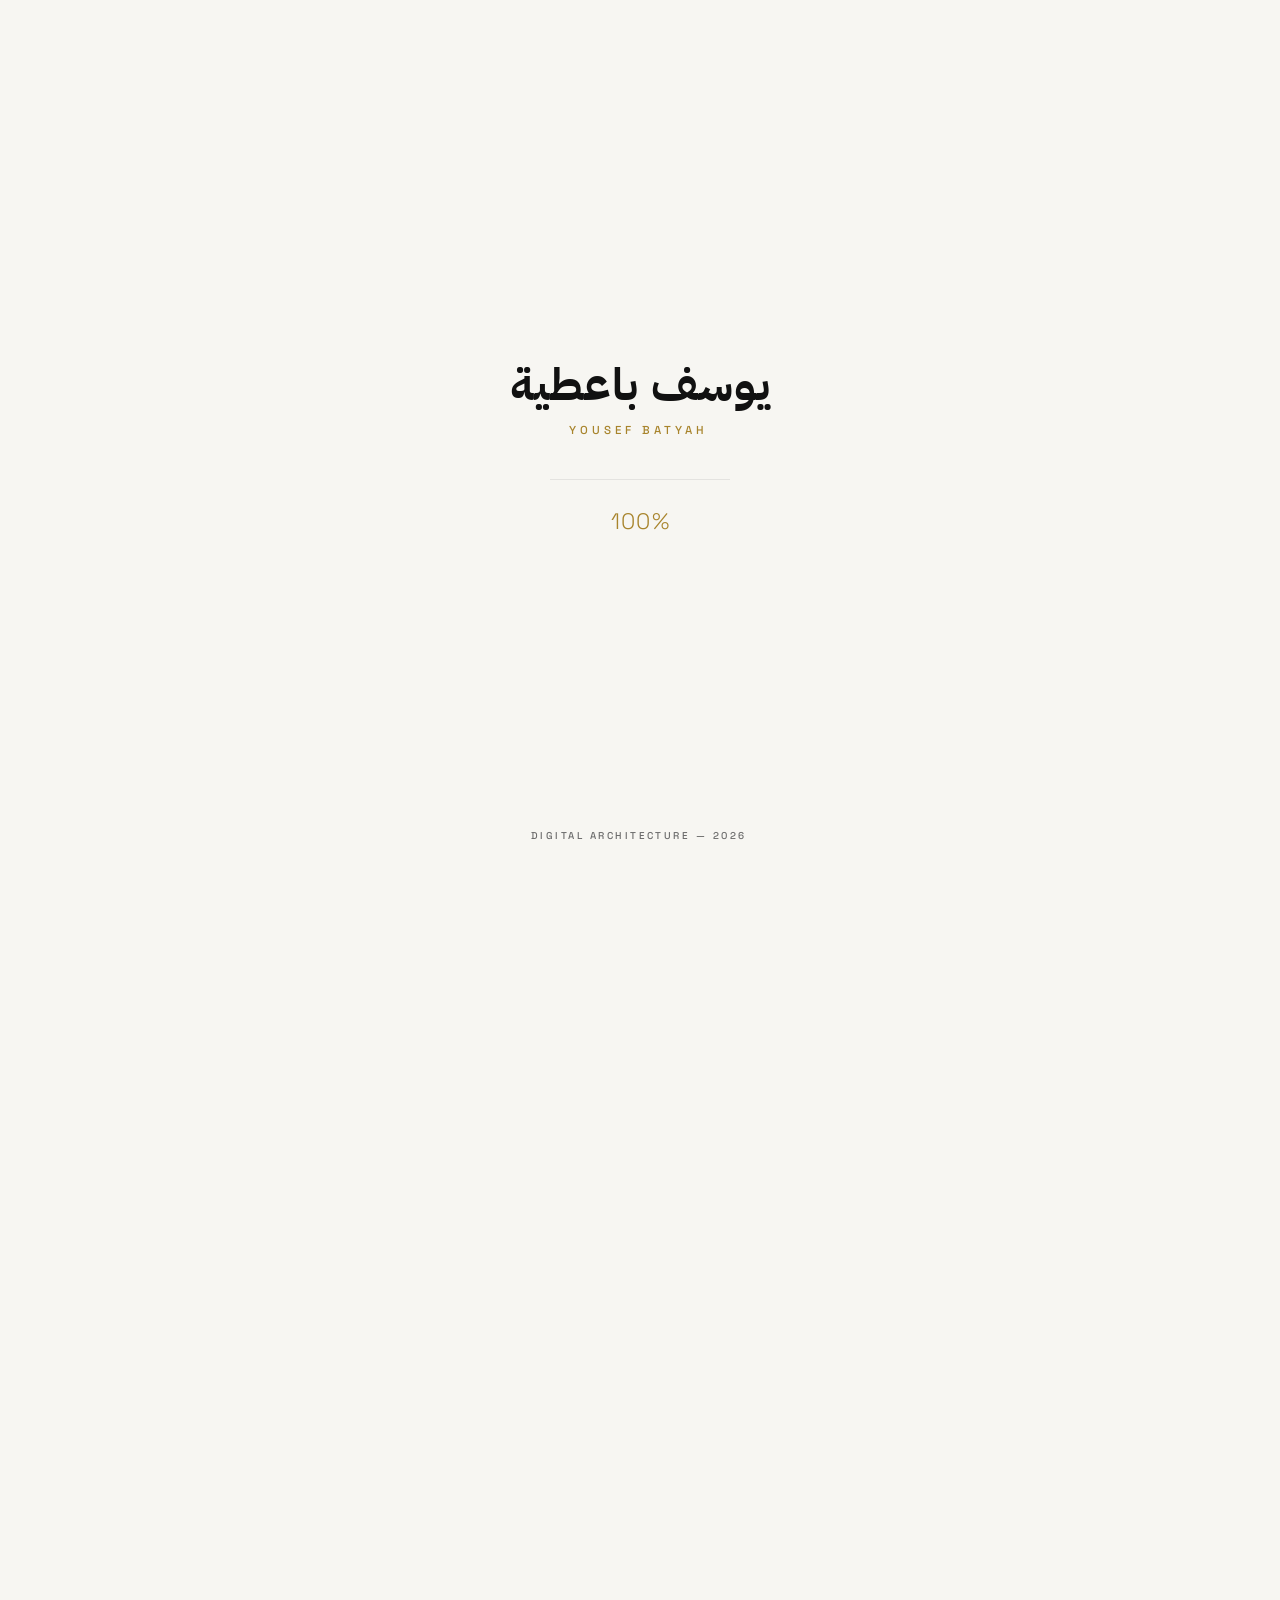
<file: index.html>
<!DOCTYPE html>
<html lang="ar" dir="rtl">
<head>
    <meta charset="UTF-8">
    <meta name="viewport" content="width=device-width, initial-scale=1.0">
    <meta name="description" content="معرض أعمال شخصي لمصمم ومطور مواقع ويب محترف - تجارب رقمية فاخرة ومواقع عصرية متكاملة.">
    <title>يوسف باعطية | Digital Experience 2026</title>
    <link rel="stylesheet" href="index.css">
</head>
<body>

    <!-- Premium Preloader / Intro Scene -->
    <div id="preloader" class="preloader">
        <div class="preloader-content">
            <div class="preloader-title">
                <span class="brand-name-ar">يوسف باعطية</span>
                <span class="brand-name-en">YOUSEF BATYAH</span>
            </div>
            <div class="preloader-progress-wrap">
                <div class="preloader-progress-bar" id="preloaderProgressBar"></div>
            </div>
            <div class="preloader-counter" id="preloaderCounter">00%</div>
        </div>
        <div class="preloader-tagline">DIGITAL ARCHITECTURE &mdash; 2026</div>
    </div>

    <!-- Quiet Minimal Header -->
    <header>
        <div class="container navbar">
            <a href="#" class="brand-title">
                <span>يوسف باعطية</span>
                <span class="brand-number">EXHIBITION / 01</span>
            </a>
            
            <button class="nav-toggle" aria-label="القائمة" id="navToggle">
                <span></span>
                <span></span>
            </button>

            <ul class="nav-links" id="navLinks">
                <li><a href="#websites">المواقع المختارة</a></li>
                <li><a href="#philosophy">الفلسفة والتجربة</a></li>
                <li><a href="#marks">الشعارات والهويات</a></li>
                <li><a href="#process">المنهجية</a></li>
                <li><a href="#brief">ابدأ مشروعك</a></li>
                <li><a href="#contact">التواصل</a></li>
            </ul>
        </div>
    </header>

    <!-- 1. Opening Scene (Refined Apple/Linear/Stripe Studio Tone) -->
    <section id="opening" class="opening-scene">
        <div class="container">
            <div class="opening-meta">
                <span class="mono-tag">INTRODUCTION / 01</span>
                <span class="mono-tag">RIYADH — DUBAI</span>
            </div>
            
            <h1 class="statement-title">
                تجارب رقمية تُبنى بقصد. <br>
                حيث تلتقي الاستراتيجية <span class="accent-word">مع التنفيذ البصري الفائق.</span>
            </h1>

            <div class="opening-footer">
                <div>
                    <p style="font-size: 0.95rem; color: var(--text-secondary); max-width: 500px; line-height: 1.7;">
                        كل مشروع ننجزه يدمج بين البحث المستفيض، التفكير التفاعلي (UX)، الهندسة البصرية (UI)، والأداء البرمجي الفائق لخلق مواقع إلكترونية عصرية تترك انطباعاً استثنائياً.
                    </p>
                </div>
                <div class="mono-tag">SCROLL TO EXPLORE PROJECTS ↓</div>
            </div>
        </div>
    </section>

    <!-- 2. Design Manifesto -->
    <section id="manifesto" class="manifesto-section">
        <div class="container">
            <div class="manifesto-grid">
                <div class="manifesto-label">
                    <span class="mono-tag">02 / DESIGN PHILOSOPHY</span>
                </div>
                <div>
                    <blockquote class="manifesto-quote">
                        "التصميم ليس زينة تضاف، بل هو اختزال دقيق للتعقيد حتى تبدو الحقيقة ناصعة. نحن نلغي كل ما هو زائد، لنصل إلى الجوهر النقي للهوية."
                    </blockquote>
                    <p class="manifesto-body">
                        في عالم مزدحم بالضوضاء البصرية والقوالب الاستهلاكية المكررة، نختار الثقة الهادئة والتأمل المعماري. كل خط نضعه، وكل مساحة فارغة نتركها، تخضع لنسب سويسرية دقيقة وترتيب ريادي يخدم الفكرة الأساسية دون استعراض مادي مجرد.
                    </p>
                </div>
            </div>
        </div>
    </section>



    <!-- NEW SECTION: SELECTED WEBSITES (المواقع المختارة — Editorial Exhibition Refinement) -->
    <section id="websites" class="websites-section">
        <div class="container">
            <div class="websites-header">
                <span class="mono-tag">CURATED DIGITAL ARCHITECTURE</span>
                <h2>المواقع المختارة</h2>
                <p>سلسلة من الواجهات والتجارب الرقمية الحية المصممة وفق أعلى معايير الأداء والنسب الهندسية.</p>
            </div>

            <div class="websites-publication">

                <!-- PROJECT 01: Ziyad Al-Ayadi Law Firm (Mockup LEFT / Info RIGHT in RTL) -->
                <div class="website-spread website-spread-1">
                    <div class="bg-num-depth">01</div>
                    <div class="website-spread-grid mockup-left">
                        <div class="website-info-box">
                            <span class="mono-tag">WEBSITE EXHIBIT 01 &bull; LEGAL & ADVOCACY &bull; 2026</span>
                            <h3 class="website-project-title">زياد العياضي للمحاماة والاستشارات</h3>
                            <p class="website-desc-text">منصة رقمية قانونية رصينة تعزز الثقة والعدالة المؤسسية، صممت بتدرجات خضراء ملكية ونظام حجز استشارات قانونية فوري.</p>
                            <div class="website-meta-tags">
                                <span>LEGAL PLATFORM</span> &bull; <span>NEXT.JS</span> &bull; <span>2026</span>
                            </div>
                            <a href="case-study/ziyad-al-ayadi.html" class="view-btn-integrated">
                                <span class="btn-text">عرض دراسة الحالة</span>
                                <span class="btn-circle">&rarr;</span>
                            </a>
                        </div>
                        <div class="website-mockup-box">
                            <div class="browser-mockup">
                                <div class="browser-header">
                                    <div class="browser-dots"><span></span><span></span><span></span></div>
                                    <div class="browser-address">alayadi-law.sa</div>
                                </div>
                                <div class="browser-screen">
                                    <img src="assets/Screenshot 2026-08-06 203351.png" alt="منصة زياد العياضي للمحاماة">
                                </div>
                            </div>
                        </div>
                    </div>
                </div>

                <!-- PROJECT 02: Yousef Medical Clinics Complex (Info LEFT / Mockup RIGHT in RTL) -->
                <div class="website-spread website-spread-2">
                    <div class="bg-num-depth">02</div>
                    <div class="website-spread-grid mockup-right">
                        <div class="website-mockup-box">
                            <div class="browser-mockup">
                                <div class="browser-header">
                                    <div class="browser-dots"><span></span><span></span><span></span></div>
                                    <div class="browser-address">yousef-clinics.com</div>
                                </div>
                                <div class="browser-screen">
                                    <img src="assets/Screenshot 2026-08-06 203414.png" alt="مجمع عيادات يوسف الطبية">
                                </div>
                            </div>
                        </div>
                        <div class="website-info-box">
                            <span class="mono-tag">WEBSITE EXHIBIT 02 &bull; HEALTHCARE & CLINICS &bull; 2026</span>
                            <h3 class="website-project-title">مجمع عيادات يوسف الطبية</h3>
                            <p class="website-desc-text">واجهة طبية متكاملة لطب الأسنان والتجميل، تعتمد النقاء البصري ثلاثي الأبعاد وتجربة حجز مواعيد سلسة للمرضى.</p>
                            <div class="website-meta-tags">
                                <span>HEALTHCARE UI</span> &bull; <span>BOOKING ENGINE</span> &bull; <span>2026</span>
                            </div>
                            <a href="case-study/yousef-clinics.html" class="view-btn-integrated">
                                <span class="btn-text">عرض دراسة الحالة</span>
                                <span class="btn-circle">&rarr;</span>
                            </a>
                        </div>
                    </div>
                </div>

                <!-- PROJECT 03: Elite Finance — Arab Wealth Platform (Mockup LEFT / Info RIGHT in RTL) -->
                <div class="website-spread website-spread-3">
                    <div class="bg-num-depth">03</div>
                    <div class="website-spread-grid mockup-left">
                        <div class="website-info-box">
                            <span class="mono-tag">WEBSITE EXHIBIT 03 &bull; FINTECH & WEALTH &bull; 2026</span>
                            <h3 class="website-project-title">منصة ملتقى الأثرياء المالية</h3>
                            <p class="website-desc-text">بوابة استثمارية فاخرة تعتمد نظام المظهر الداكن (Dark Mode) مع بطاقات أداء الأسهم، الذهب، والعملات بنسب ربحية دقيقة.</p>
                            <div class="website-meta-tags">
                                <span>FINTECH DASHBOARD</span> &bull; <span>DATA VISUALIZATION</span> &bull; <span>2026</span>
                            </div>
                            <a href="case-study/elite-finance.html" class="view-btn-integrated">
                                <span class="btn-text">عرض دراسة الحالة</span>
                                <span class="btn-circle">&rarr;</span>
                            </a>
                        </div>
                        <div class="website-mockup-box">
                            <div class="browser-mockup">
                                <div class="browser-header">
                                    <div class="browser-dots"><span></span><span></span><span></span></div>
                                    <div class="browser-address">elite-finance.com</div>
                                </div>
                                <div class="browser-screen">
                                    <img src="assets/Screenshot 2026-08-06 203450.png" alt="منصة ملتقى الأثرياء">
                                </div>
                            </div>
                        </div>
                    </div>
                </div>

                <!-- PROJECT 04: Al-Rouad Contracting Portal (Info LEFT / Mockup RIGHT in RTL) -->
                <div class="website-spread website-spread-4">
                    <div class="bg-num-depth">04</div>
                    <div class="website-spread-grid mockup-right">
                        <div class="website-mockup-box">
                            <div class="browser-mockup">
                                <div class="browser-header">
                                    <div class="browser-dots"><span></span><span></span><span></span></div>
                                    <div class="browser-address">rouad-contracting.sa</div>
                                </div>
                                <div class="browser-screen">
                                    <img src="assets/Screenshot 2026-08-08 011416.png" alt="بوابة الرواد المتكاملون للمقاولات">
                                </div>
                            </div>
                        </div>
                        <div class="website-info-box">
                            <span class="mono-tag">WEBSITE EXHIBIT 04 &bull; CONTRACTING & OPERATIONS &bull; 2026</span>
                            <h3 class="website-project-title">بوابة الرواد المتكاملون للمقاولات</h3>
                            <p class="website-desc-text">بوابة مؤسسية رائدة لمشاريع البناء والإنشاءات والتشغيل في المملكة العربية السعودية، مع مؤشرات إحصائية حية لـ +500 مشروع منجز.</p>
                            <div class="website-meta-tags">
                                <span>ENTERPRISE PORTAL</span> &bull; <span>FULL-STACK</span> &bull; <span>2026</span>
                            </div>
                            <a href="case-study/rouad-contracting.html" class="view-btn-integrated">
                                <span class="btn-text">عرض دراسة الحالة</span>
                                <span class="btn-circle">&rarr;</span>
                            </a>
                        </div>
                    </div>
                </div>

                <!-- PROJECT 05: Bronze Minaret Luxury Interiors (Mockup LEFT / Info RIGHT in RTL) -->
                <div class="website-spread website-spread-5">
                    <div class="bg-num-depth">05</div>
                    <div class="website-spread-grid mockup-left">
                        <div class="website-info-box">
                            <span class="mono-tag">WEBSITE EXHIBIT 05 &bull; LUXURY INTERIORS & ARCHITECTURE &bull; 2026</span>
                            <h3 class="website-project-title">شركة المنارة البرونزية للتصميم</h3>
                            <p class="website-desc-text">موقع تعريفي فاخر لشركة تصميم مساحات القصور والفنادق والمجالس الفاخرة، يمزج بين الصور المعمارية الغامرة وحجز الاستشارات المباشر.</p>
                            <div class="website-meta-tags">
                                <span>LUXURY INTERIOR</span> &bull; <span>EDITORIAL WEB</span> &bull; <span>2026</span>
                            </div>
                            <a href="case-study/bronze-minaret.html" class="view-btn-integrated">
                                <span class="btn-text">عرض دراسة الحالة</span>
                                <span class="btn-circle">&rarr;</span>
                            </a>
                        </div>
                        <div class="website-mockup-box">
                            <div class="browser-mockup">
                                <div class="browser-header">
                                    <div class="browser-dots"><span></span><span></span><span></span></div>
                                    <div class="browser-address">bronze-minaret.sa</div>
                                </div>
                                <div class="browser-screen">
                                    <img src="assets/Screenshot 2026-08-08 011439.png" alt="شركة المنارة البرونزية">
                                </div>
                            </div>
                        </div>
                    </div>
                </div>

                <!-- PROJECT 06: White Prime Architectural Construction (Info LEFT / Mockup RIGHT in RTL) -->
                <div class="website-spread website-spread-6">
                    <div class="bg-num-depth">06</div>
                    <div class="website-spread-grid mockup-right">
                        <div class="website-mockup-box">
                            <div class="browser-mockup">
                                <div class="browser-header">
                                    <div class="browser-dots"><span></span><span></span><span></span></div>
                                    <div class="browser-address">whiteprime.online</div>
                                </div>
                                <div class="browser-screen">
                                    <img src="assets/WP.png" alt="وايت برايم للمقاولات والتشييد">
                                </div>
                            </div>
                        </div>
                        <div class="website-info-box">
                            <span class="mono-tag">WEBSITE EXHIBIT 06 &bull; CONTRACTING & ARCHITECTURE &bull; 2026</span>
                            <h3 class="website-project-title">وايت برايم للمقاولات العامة</h3>
                            <p class="website-desc-text">منصة رقمية فاخرة للتشييد المعماري والإنشاءات الكبرى، تستعرض الأعمال الخرسانية والصلب الهيكلي بدقة هندسية متناهية ونظام شبكي صارم.</p>
                            <div class="website-meta-tags">
                                <span>CONSTRUCTION</span> &bull; <span>SWISS GRID</span> &bull; <span>2026</span>
                            </div>
                            <a href="case-study/white-prime.html" class="view-btn-integrated">
                                <span class="btn-text">عرض دراسة الحالة</span>
                                <span class="btn-circle">&rarr;</span>
                            </a>
                        </div>
                    </div>
                </div>

                <!-- PROJECT 07: Al-Dhawaher Training Center (Mockup LEFT / Info RIGHT in RTL) -->
                <div class="website-spread website-spread-7">
                    <div class="bg-num-depth">07</div>
                    <div class="website-spread-grid mockup-left">
                        <div class="website-info-box">
                            <span class="mono-tag">WEBSITE EXHIBIT 07 &bull; EDTECH & ACCREDITED TRAINING &bull; 2026</span>
                            <h3 class="website-project-title">مركز الظواهر للتدريب</h3>
                            <p class="website-desc-text">منصة تعليمية وتدريبية متكاملة ومعتمدة، تقدم برامج تدريبية تخصصية في المجالات الصحية والسلامة المهنية مع نظام إدارة ولوحة تحكم متطورة.</p>
                            <div class="website-meta-tags">
                                <span>EDTECH PLATFORM</span> &bull; <span>LMS & DASHBOARD</span> &bull; <span>2026</span>
                            </div>
                            <a href="case-study/aldhawaher.html" class="view-btn-integrated">
                                <span class="btn-text">عرض دراسة الحالة</span>
                                <span class="btn-circle">&rarr;</span>
                            </a>
                        </div>
                        <div class="website-mockup-box">
                            <div class="browser-mockup">
                                <div class="browser-header">
                                    <div class="browser-dots"><span></span><span></span><span></span></div>
                                    <div class="browser-address">aldhawaherrebuild.vercel.app</div>
                                </div>
                                <div class="browser-screen">
                                    <img src="assets/aldhawaher/hero.png" alt="مركز الظواهر للتدريب">
                                </div>
                            </div>
                        </div>
                    </div>
                </div>

                <!-- PROJECT 08: Asasko Max Contracting & Epoxies (Info LEFT / Mockup RIGHT in RTL) -->
                <div class="website-spread website-spread-8">
                    <div class="bg-num-depth">08</div>
                    <div class="website-spread-grid mockup-right">
                        <div class="website-mockup-box">
                            <div class="browser-mockup">
                                <div class="browser-header">
                                    <div class="browser-dots"><span></span><span></span><span></span></div>
                                    <div class="browser-address">asasko.online</div>
                                </div>
                                <div class="browser-screen">
                                    <img src="assets/asasko/hero.png" alt="أساسكو ماكس للمقاولات والدهانات">
                                </div>
                            </div>
                        </div>
                        <div class="website-info-box">
                            <span class="mono-tag">WEBSITE EXHIBIT 08 &bull; CONTRACTING & EPOXY FINISHES &bull; 2026</span>
                            <h3 class="website-project-title">أساسكو ماكس للمقاولات والتشطيبات</h3>
                            <p class="website-desc-text">منصة رقمية متخصصة في أعمال الإيبوكسي الصناعي والدهانات المعمارية وتشطيب الواجهات والبروفايل، مع نظام متقدم لطلب عروض الأسعار واستعراض المشاريع المنفذة.</p>
                            <div class="website-meta-tags">
                                <span>FINISHING & EPOXY</span> &bull; <span>COMMERCIAL & RESIDENTIAL</span> &bull; <span>2026</span>
                            </div>
                            <a href="case-study/asasko.html" class="view-btn-integrated">
                                <span class="btn-text">عرض دراسة الحالة</span>
                                <span class="btn-circle">&rarr;</span>
                            </a>
                        </div>
                    </div>
                </div>

                <!-- PROJECT 09: Esnad Al-Jazeera General Contracting (Mockup LEFT / Info RIGHT in RTL) -->
                <div class="website-spread website-spread-9">
                    <div class="bg-num-depth">09</div>
                    <div class="website-spread-grid mockup-left">
                        <div class="website-info-box">
                            <span class="mono-tag">WEBSITE EXHIBIT 09 &bull; GENERAL CONTRACTING & RESIDENTIAL &bull; 2026</span>
                            <h3 class="website-project-title">إسناد الجزيرة للمقاولات العامة</h3>
                            <p class="website-desc-text">منصة رقمية معمارية رصينة لشركة إسناد الجزيرة، تستعرض تشييد المجمعات السكنية والفلل الفاخرة وترميم المنشآت بدقة هندسية وهوية داكنة فخمة.</p>
                            <div class="website-meta-tags">
                                <span>GENERAL CONTRACTING</span> &bull; <span>RESIDENTIAL & COMMERCIAL</span> &bull; <span>2026</span>
                            </div>
                            <a href="case-study/esnad.html" class="view-btn-integrated">
                                <span class="btn-text">عرض دراسة الحالة</span>
                                <span class="btn-circle">&rarr;</span>
                            </a>
                        </div>
                        <div class="website-mockup-box">
                            <div class="browser-mockup">
                                <div class="browser-header">
                                    <div class="browser-dots"><span></span><span></span><span></span></div>
                                    <div class="browser-address">esnadaljazeerasa.vercel.app</div>
                                </div>
                                <div class="browser-screen">
                                    <img src="assets/esnad/hero.png" alt="شركة إسناد الجزيرة للمقاولات العامة">
                                </div>
                            </div>
                        </div>
                    </div>
                </div>

            </div>
        </div>
    </section>

    <!-- NEW SECTION: PHILOSOPHY & EXPERIENCE (الفلسفة والتجربة) -->
    <section id="philosophy" class="philosophy-section">
        <div class="container">
            <div class="philosophy-header">
                <span class="mono-tag">04 / PHILOSOPHY & EXPERIENCE</span>
                <h2>أصمم ما يُرى... وأبني ما يُحس</h2>
                <div class="philosophy-intro">
                    <p>أؤمن بأن العمل الرقمي ليس مجرد واجهات تُعرض، بل هو تجربة متكاملة تتنفس وتتفاعل. رحلة تصميم متصلة تبدأ بالعمق والهدف وتنتهي بالدقة المتناهية.</p>
                </div>
            </div>

            <div class="philosophy-journey">
                <!-- Journey Step 01 -->
                <div class="philosophy-row philosophy-row-1">
                    <div class="bg-num-depth">01</div>
                    <div class="philosophy-meta-col">
                        <span class="mono-tag">APPROACH / 01</span>
                        <span class="mono-tag">CONCEPT</span>
                    </div>
                    <div class="philosophy-content-col">
                        <h3>الفكرة قبل الشكل</h3>
                        <p>نبدأ بفهم الجوهر، تحديد الجمهور، وصياغة الشخصية الفريدة قبل لمس الخطوط والألوان.</p>
                    </div>
                </div>

                <!-- Journey Step 02 -->
                <div class="philosophy-row philosophy-row-2">
                    <div class="bg-num-depth">02</div>
                    <div class="philosophy-content-col">
                        <h3>التصميم له هدف</h3>
                        <p>نصنع واجهات وتجارب تجمع بين الجاذبية الفنية والوضوح وسهولة الاستخدام المطلقة.</p>
                    </div>
                    <div class="philosophy-meta-col">
                        <span class="mono-tag">APPROACH / 02</span>
                        <span class="mono-tag">PURPOSE</span>
                    </div>
                </div>

                <!-- Journey Step 03 -->
                <div class="philosophy-row philosophy-row-3">
                    <div class="bg-num-depth">03</div>
                    <div class="philosophy-meta-col">
                        <span class="mono-tag">APPROACH / 03</span>
                        <span class="mono-tag">PRECISION</span>
                    </div>
                    <div class="philosophy-content-col">
                        <h3>التفاصيل تصنع الفرق</h3>
                        <p>نعتني بدقة المحاذاة، تباعد الأسطر، وانسيابية الخطوط لصياغة منتج رقمي متماسك ويدوم.</p>
                    </div>
                </div>
            </div>
        </div>
    </section>

    <!-- SELECTED MARKS Section -->
    <section id="marks" class="marks-section">
        <div class="container">
            <div class="marks-header">
                <span class="mono-tag">05 / LOGOS & IDENTITIES</span>
                <h2>الشعارات والهويات</h2>
                <p>هويات بصرية صُممت لتمنح كل علامة شخصية واضحة وحضوراً لا يُنسى.</p>
            </div>

            <div class="marks-publication-exhibition">
                <!-- EXHIBIT 01: Al-Rouad (Hero Exhibit - Logo RIGHT / Info LEFT in RTL) -->
                <div class="mark-exhibit mark-exhibit-1 featured-mark">
                    <div class="bg-num-depth">01</div>
                    <div class="mark-exhibit-grid-1">
                        <div class="mark-image-col">
                            <div class="logo-render-wrap">
                                <img src="logos/alrouad.png" alt="الرواد المتكاملون للمقاولات">
                            </div>
                        </div>
                        <div class="mark-divider-line"></div>
                        <div class="mark-info-col">
                            <span class="mono-tag">FEATURED EXHIBIT &bull; BRAND IDENTITY &bull; 2026</span>
                            <h3 class="mark-title">الرُواد المتكاملون</h3>
                            <p class="mark-subtitle">شعار مؤسسي صُلب صُمم لقطاع المقاولات العامة والتشغيل والصيانة، يدمج بين أبراج العمران ذات الملامح الذهبية والكتلة الكحلية الراسخة.</p>
                        </div>
                    </div>
                </div>

                <!-- EXHIBIT 02: Musanad (Asymmetric Split - Logo LEFT / Info RIGHT in RTL) -->
                <div class="mark-exhibit mark-exhibit-2 secondary-mark">
                    <div class="bg-num-depth">02</div>
                    <div class="mark-exhibit-grid-2">
                        <div class="mark-info-col">
                            <span class="mono-tag">VISUAL SYSTEM &bull; 2026</span>
                            <h3 class="mark-title">مساند لصيانة المنازل</h3>
                            <p class="mark-subtitle">هوية بصرية مؤسسية متكاملة لشركة "مساند للمنازل"، المتخصصة في صيانة وتطوير المنازل بنسب معمارية متناسقة.</p>
                        </div>
                        <div class="mark-image-col">
                            <div class="logo-render-wrap">
                                <img src="logos/musanad.png" alt="مساند لصيانة المنازل">
                            </div>
                        </div>
                    </div>
                </div>

                <!-- EXHIBIT 03: Face Letters (Cinematic Offset - Logo RIGHT / Info LEFT in RTL) -->
                <div class="mark-exhibit mark-exhibit-3 secondary-mark">
                    <div class="bg-num-depth">03</div>
                    <div class="mark-exhibit-grid-3">
                        <div class="mark-image-col">
                            <div class="logo-render-wrap">
                                <img src="logos/face-letters.png" alt="Face Letters">
                            </div>
                        </div>
                        <div class="mark-info-col">
                            <span class="mono-tag">LOGO DESIGN &bull; 2026</span>
                            <h3 class="mark-title">Face Letters</h3>
                            <p class="mark-subtitle">شعار بصري يمزج بين الملامح الإنسانية والكتلة الطباعية لحرف (F)، مصمم لخدمات الدعاية والإنتاج الطباعي.</p>
                        </div>
                    </div>
                </div>

                <!-- EXHIBIT 04: TP Arrow Logo (Centered Monument) -->
                <div class="mark-exhibit mark-exhibit-4 secondary-mark">
                    <div class="bg-num-depth">04</div>
                    <div class="mark-exhibit-grid-4">
                        <div class="mark-image-col">
                            <div class="logo-render-wrap">
                                <img src="logos/tp-arrow.png" alt="TP Arrow Logo">
                            </div>
                        </div>
                        <div class="mark-info-col">
                            <span class="mono-tag">BRAND IDENTITY &bull; 2026</span>
                            <h3 class="mark-title">TP Arrow Logo</h3>
                            <p class="mark-subtitle">نظام هوية بصرية مقتضب يعتمد الهندسة الصلبة في اختزال الحرفين اللاتينيين (T) و (P) مع سهم توجيهي مدمج.</p>
                        </div>
                    </div>
                </div>

                <!-- EXHIBIT 05: Auto Glass (Precision Automotive Identity - Logo LEFT / Info RIGHT in RTL) -->
                <div class="mark-exhibit mark-exhibit-5 secondary-mark">
                    <div class="bg-num-depth">05</div>
                    <div class="mark-exhibit-grid-5">
                        <div class="mark-info-col">
                            <span class="mono-tag">AUTOMOTIVE IDENTITY &bull; 2026</span>
                            <h3 class="mark-title">أوتو لزجاج السيارات</h3>
                            <p class="mark-subtitle">شعار بصري متقن يدمج بين انسيابية الزجاج الأمامي للسيارة وخطوط الطريق السريع الممتدة، ليرمز للوضوح التام، السرعة، والأمان الفائق على الطرقات.</p>
                        </div>
                        <div class="mark-image-col">
                            <div class="logo-render-wrap">
                                <img src="logos/auto-glass.png" alt="أوتو لزجاج السيارات">
                            </div>
                        </div>
                    </div>
                </div>
            </div>
        </div>
    </section>

    <!-- 4. Creative Process (Tailored for Web & UI/UX Designer Workflow) -->
    <section id="process" class="process-section">
        <div class="container">
            <span class="mono-tag">06 / WORKFLOW & PROCESS</span>
            <h2 style="margin-top: 1rem; max-width: 600px;">منهجية العمل: من الرؤية إلى الواجهة التفاعلية</h2>

            <div class="process-grid">
                <!-- Step 1 -->
                <div class="process-step">
                    <span class="process-num">01 / DISCOVERY</span>
                    <h4>اكتشاف المشروع</h4>
                    <p>تحليل أهداف العلامة التجارية، دراسة الجمهور المستهدف والمنافسين، وتحديد غايات المشروع التجارية والتصميمية بدقة لضمان بناء واجهة رقمية متكاملة.</p>
                </div>

                <!-- Step 2 -->
                <div class="process-step">
                    <span class="process-num">02 / STRATEGY</span>
                    <h4>البحث والاستراتيجية</h4>
                    <p>تخطيط هيكلية المعلومات وصياغة استراتيجية المحتوى، مع تنظيم المسارات البرمجية والبصرية لضمان تقديم تجربة تصفح متناسقة وفعالة.</p>
                </div>

                <!-- Step 3 -->
                <div class="process-step">
                    <span class="process-num">03 / USER EXPERIENCE</span>
                    <h4>تجربة المستخدم (UX)</h4>
                    <p>رسم مسارات التصفح والمخططات السلكية (Wireframes)، وتصميم أنظمة التنقل التفاعلية لضمان سلاسة وسهولة الاستخدام عبر كافة الشاشات.</p>
                </div>

                <!-- Step 4 -->
                <div class="process-step">
                    <span class="process-num">04 / VISUAL DESIGN</span>
                    <h4>التصميم البصري (UI)</h4>
                    <p>بناء الهوية الرقمية للموقع باستخدام خطوط نادرة، مساحات متزنة، ونظام ألوان فاخر يعكس الثقل التجاري ويلفت انتباه الزائر بوضوح.</p>
                </div>

                <!-- Step 5 -->
                <div class="process-step">
                    <span class="process-num">05 / DEVELOPMENT</span>
                    <h4>التطوير والتحسين</h4>
                    <p>تحويل التصاميم إلى موقع ويب سريع ومتجاوب بالكامل، مع تحسين سرعة التحميل وتهيئة الموقع وفق أعلى معايير الوصول وسهولة الاستخدام.</p>
                </div>

                <!-- Step 6 -->
                <div class="process-step">
                    <span class="process-num">06 / LAUNCH & EVALUATION</span>
                    <h4>الإطلاق والمتابعة</h4>
                    <p>اختبار التوافق عبر مختلف الأجهزة والأنظمة، وضمان جودة الأداء قبل الإطلاق الرسمي، مع متابعة التحليلات والتحديثات المستمرة.</p>
                </div>
            </div>
        </div>
    </section>

    <!-- 6.5 Project Brief (Asymmetric Editorial Form) -->
    <section id="brief" class="brief-section">
        <div class="container">
            <div class="brief-grid">
                <!-- Left Column: English Metadata -->
                <div class="brief-meta-col">
                    <span class="brief-meta-line">PROJECT INQUIRY</span>
                    <span class="brief-meta-line">START A PROJECT</span>
                    <span class="brief-meta-line">2026</span>
                </div>
                
                <!-- Right Column: Content & Form -->
                <div class="brief-form-col">
                    <span class="mono-tag mobile-only">07 / BRIEF</span>
                    <h2 class="brief-title">ابدأ مشروعك</h2>
                    <p class="brief-subtitle">
                        لديك فكرة أو مشروع جديد؟<br>
                        أخبرني عنه، وسأعود إليك لمناقشة التفاصيل والخطوة التالية.
                    </p>
                    
                    <form id="projectBriefForm" class="brief-form" novalidate>
                        <!-- Honeypot Field for Spam Protection -->
                        <div style="display: none;">
                            <input type="text" name="website_url" tabindex="-1" autocomplete="off">
                        </div>
                        
                        <!-- Row 1: Name -->
                        <div class="form-field-group">
                            <label for="fullName">الاسم الكامل <span class="required-asterisk">*</span></label>
                            <input type="text" id="fullName" name="fullName" placeholder="اكتب اسمك" required>
                            <span class="error-message" id="fullNameError"></span>
                        </div>
                        
                        <!-- Row 2: Phone & Email -->
                        <div class="form-row-2col">
                            <div class="form-field-group">
                                <label for="phoneNumber">رقم الجوال <span class="required-asterisk">*</span></label>
                                <input type="tel" id="phoneNumber" name="phoneNumber" placeholder="05XXXXXXXX" dir="ltr" required>
                                <span class="error-message" id="phoneNumberError"></span>
                            </div>
                            <div class="form-field-group">
                                <label for="emailAddress">البريد الإلكتروني</label>
                                <input type="email" id="emailAddress" name="emailAddress" placeholder="example@email.com" dir="ltr">
                                <span class="error-message" id="emailAddressError"></span>
                            </div>
                        </div>
                        
                        <!-- Row 3: Company -->
                        <div class="form-field-group">
                            <label for="companyName">اسم الشركة / المشروع</label>
                            <input type="text" id="companyName" name="companyName" placeholder="اسم الشركة أو المشروع">
                        </div>
                        
                        <!-- Row 4: Requested Service -->
                        <div class="form-field-group">
                            <label for="requestedService">الخدمة المطلوبة <span class="required-asterisk">*</span></label>
                            <div class="custom-select-wrapper">
                                <select id="requestedService" name="requestedService" required>
                                    <option value="" disabled selected>اختر الخدمة المطلوبة...</option>
                                    <option value="تصميم هوية بصرية">تصميم هوية بصرية</option>
                                    <option value="تصميم شعار">تصميم شعار</option>
                                    <option value="تصميم موقع إلكتروني">تصميم موقع إلكتروني</option>
                                    <option value="تطوير موقع إلكتروني">تطوير موقع إلكتروني</option>
                                    <option value="تصميم محتوى بصري">تصميم محتوى بصري</option>
                                    <option value="أخرى">أخرى</option>
                                </select>
                            </div>
                            <span class="error-message" id="requestedServiceError"></span>
                        </div>
                        
                        <!-- Row 5: Project Description -->
                        <div class="form-field-group">
                            <label for="projectDesc">نبذة عن المشروع <span class="required-asterisk">*</span></label>
                            <textarea id="projectDesc" name="projectDesc" placeholder="حدثني باختصار عن مشروعك، فكرته، وما الذي تحتاج إلى تنفيذه." rows="4" required></textarea>
                            <span class="error-message" id="projectDescError"></span>
                        </div>
                        
                        <!-- Row 6: Budget Selection -->
                        <div class="form-field-group">
                            <label>الميزانية التقريبية</label>
                            <div class="custom-radio-grid">
                                <label class="radio-card">
                                    <input type="radio" name="projectBudget" value="أقل من 1,000 ريال">
                                    <span class="radio-label-text">أقل من 1,000 ريال</span>
                                </label>
                                <label class="radio-card">
                                    <input type="radio" name="projectBudget" value="1,000 – 3,000 ريال">
                                    <span class="radio-label-text">1,000 – 3,000 ريال</span>
                                </label>
                                <label class="radio-card">
                                    <input type="radio" name="projectBudget" value="3,000 – 5,000 ريال">
                                    <span class="radio-label-text">3,000 – 5,000 ريال</span>
                                </label>
                                <label class="radio-card">
                                    <input type="radio" name="projectBudget" value="5,000+ ريال">
                                    <span class="radio-label-text">5,000+ ريال</span>
                                </label>
                                <label class="radio-card">
                                    <input type="radio" name="projectBudget" value="أحتاج إلى مناقشة الميزانية" checked>
                                    <span class="radio-label-text">أحتاج إلى مناقشة الميزانية</span>
                                </label>
                            </div>
                        </div>
                        
                        <!-- Row 7: Timeline Selection -->
                        <div class="form-field-group">
                            <label>متى ترغب بالبدء؟</label>
                            <div class="custom-radio-grid">
                                <label class="radio-card">
                                    <input type="radio" name="projectTimeline" value="فورًا">
                                    <span class="radio-label-text">فورًا</span>
                                </label>
                                <label class="radio-card">
                                    <input type="radio" name="projectTimeline" value="خلال أسبوعين">
                                    <span class="radio-label-text">خلال أسبوعين</span>
                                </label>
                                <label class="radio-card">
                                    <input type="radio" name="projectTimeline" value="خلال شهر">
                                    <span class="radio-label-text">خلال شهر</span>
                                </label>
                                <label class="radio-card">
                                    <input type="radio" name="projectTimeline" value="خلال 1–3 أشهر">
                                    <span class="radio-label-text">خلال 1–3 أشهر</span>
                                </label>
                                <label class="radio-card">
                                    <input type="radio" name="projectTimeline" value="غير محدد" checked>
                                    <span class="radio-label-text">غير محدد</span>
                                </label>
                            </div>
                        </div>
                        
                        <!-- Row 8: Preferred Contact Method -->
                        <div class="form-field-group">
                            <label>طريقة التواصل المفضلة</label>
                            <div class="custom-radio-grid contact-methods">
                                <label class="radio-card">
                                    <input type="radio" name="contactMethod" value="WhatsApp" checked>
                                    <span class="radio-label-text">WhatsApp</span>
                                </label>
                                <label class="radio-card">
                                    <input type="radio" name="contactMethod" value="اتصال هاتفي">
                                    <span class="radio-label-text">اتصال هاتفي</span>
                                </label>
                                <label class="radio-card">
                                    <input type="radio" name="contactMethod" value="Email">
                                    <span class="radio-label-text">Email</span>
                                </label>
                            </div>
                        </div>
                        
                        <!-- Submit Container -->
                        <div class="form-submit-container">
                            <span class="submit-micro-label">PROJECT INQUIRY</span>
                            <button type="submit" class="submit-brief-btn" id="submitBriefBtn">
                                <span class="btn-text">إرسال طلب المشروع</span>
                            </button>
                        </div>
                    </form>
                    
                    <!-- Success State -->
                    <div id="briefSuccessState" class="brief-success-state" style="display: none;">
                        <div class="success-icon-wrap">
                            <svg viewBox="0 0 24 24" fill="none" stroke="var(--accent-color)" stroke-width="1.5" width="48" height="48">
                                <polyline points="20 6 9 17 4 12"></polyline>
                            </svg>
                        </div>
                        <h3>تم استلام طلبك.</h3>
                        <p>شكرًا لك. وصلتني تفاصيل مشروعك وسأتواصل معك قريبًا.</p>
                    </div>
                </div>
            </div>
        </div>
    </section>

    <!-- 7. Minimal Contact -->
    <footer id="contact" class="footer-section">
        <div class="container">
            <!-- Top Footer Content -->
            <div class="footer-top-grid">
                <div class="footer-statement-col">
                    <p class="footer-main-statement">
                        الجمال الحقيقي يكمن في الثقة الرائدة.<br>
                        كل تصميم هو حوار متصل بين المادة والفراغ.
                    </p>
                    <span class="mono-tag footer-micro-label">07 / MINIMAL CONTACT</span>
                </div>
                <div class="footer-cta-col">
                    <a href="https://wa.me/966583662379" target="_blank" class="footer-cta-link">
                        <span class="cta-arrow">&larr;</span> لنبدأ مشروعاً جديداً
                    </a>
                </div>
            </div>

            <!-- Horizontal Divider -->
            <div class="footer-divider"></div>

            <!-- Bottom Footer Content -->
            <div class="footer-bottom-row">
                <div class="footer-contacts-col">
                    <div class="footer-contact-item">
                        <span class="contact-label">WhatsApp:</span>
                        <a href="https://wa.me/966583662379" target="_blank" class="contact-value"><span dir="ltr">+966 58 366 2379</span></a>
                    </div>
                    <div class="footer-contact-item">
                        <span class="contact-label">Instagram:</span>
                        <a href="https://instagram.com/yousef.baty" target="_blank" class="contact-value"><span dir="ltr">@yousef.baty</span></a>
                    </div>
                    <div class="footer-contact-item">
                        <span class="contact-label">TikTok:</span>
                        <a href="https://www.tiktok.com/@yousefbaty" target="_blank" class="contact-value"><span dir="ltr">@yousefbaty</span></a>
                    </div>
                </div>

                <div class="footer-copyright-col">
                    <div class="copyright">EXHIBITION DESIGN DIRECTORY &copy; 2026</div>
                    <div class="rights">ALL RIGHTS RESERVED</div>
                </div>
            </div>
        </div>
    </footer>

    <!-- SIGNATURE INTERACTION: Precision Exhibition Reticle Cursor Structure -->
    <div id="reticle-cursor" class="reticle-cursor">
        <div class="reticle-ring"></div>
        <div class="reticle-dot"></div>
        <div class="reticle-coords" id="reticleCoords">POS / 0:0</div>
    </div>

    <script src="index.js"></script>
</body>
</html>
</file>
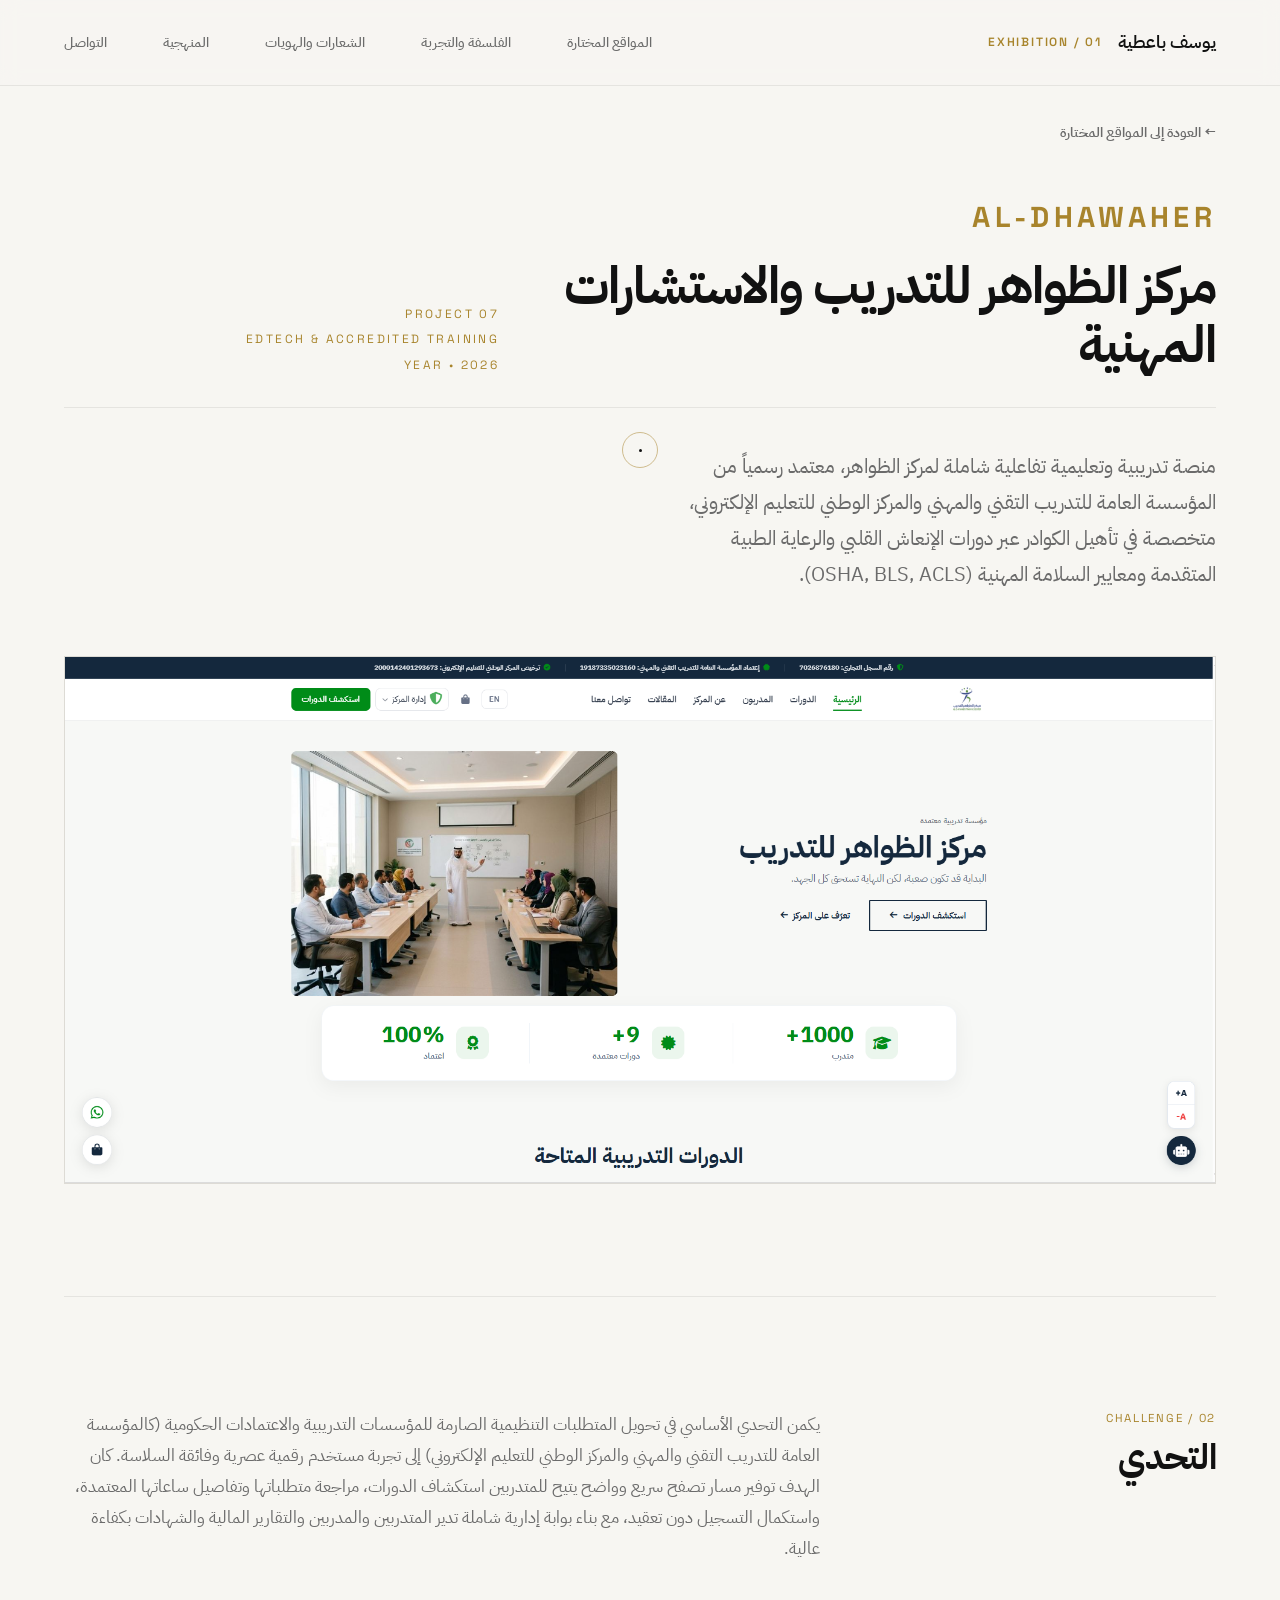
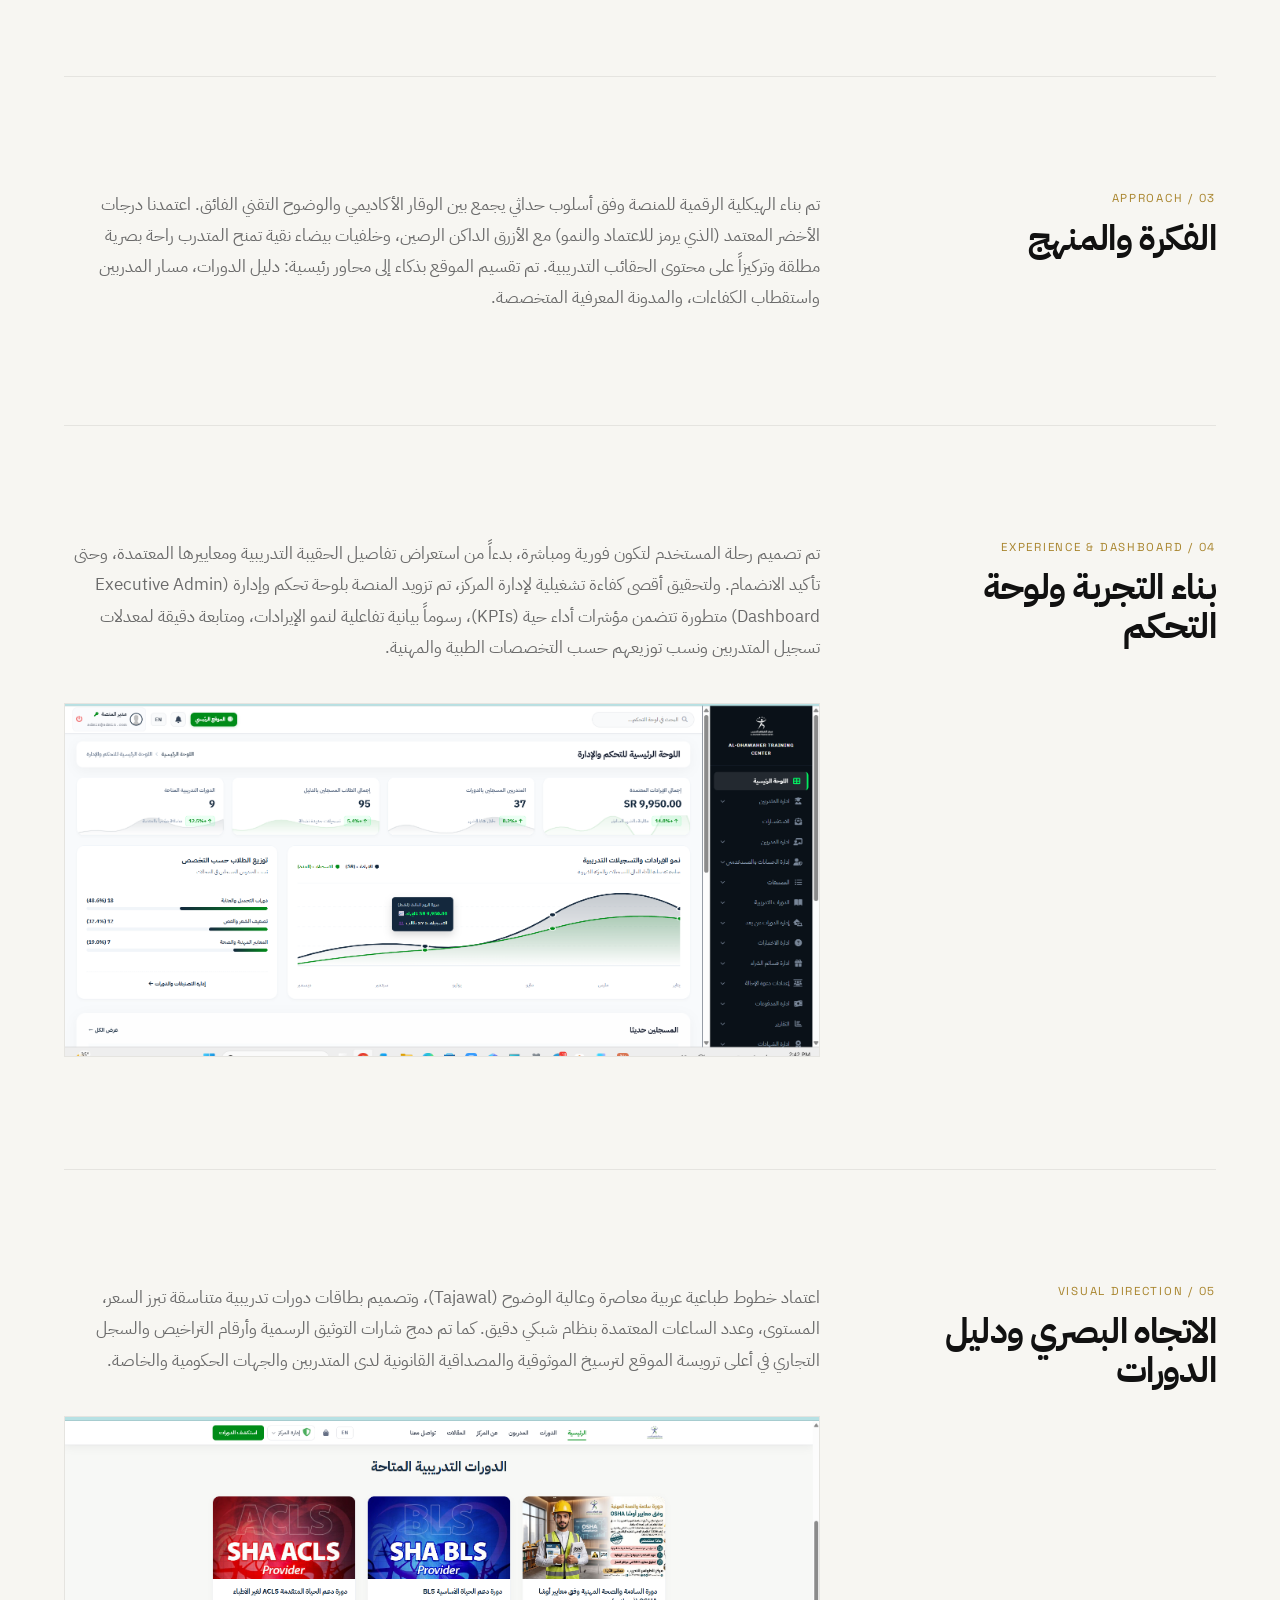
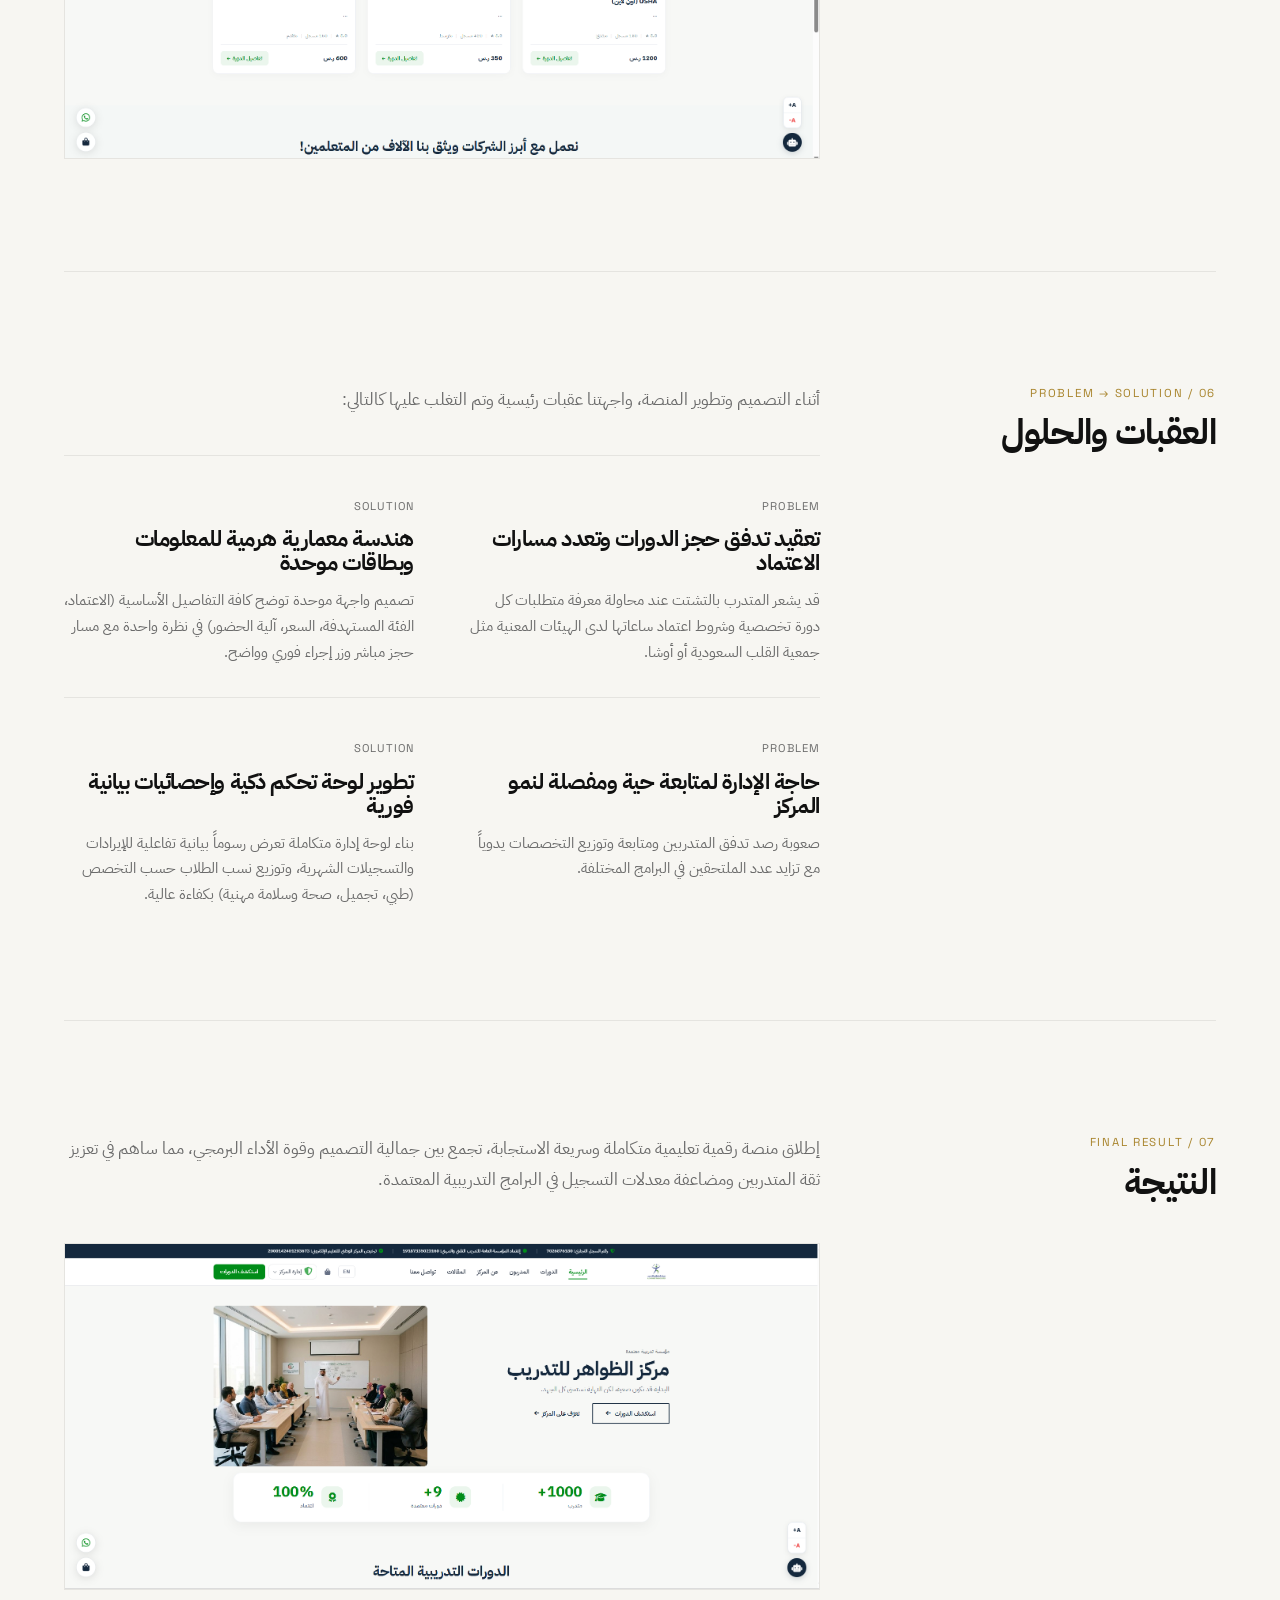
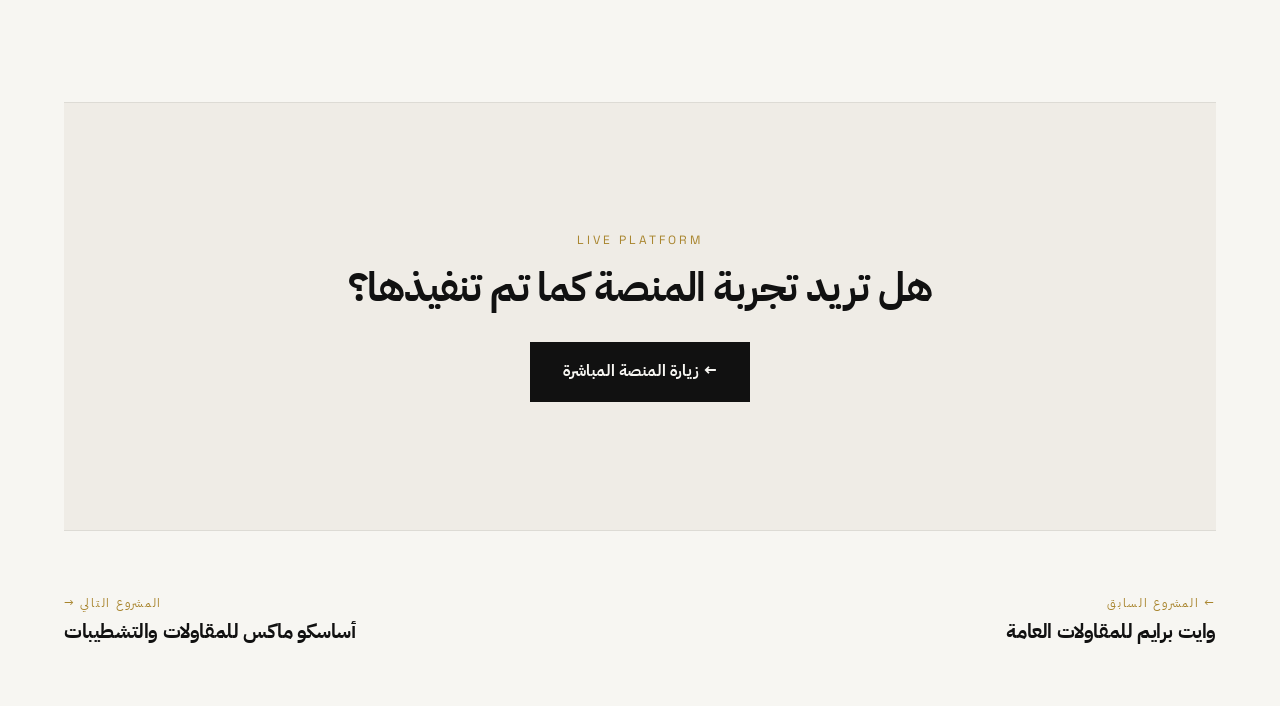
<file: case-study/aldhawaher.html>
<!DOCTYPE html>
<html lang="ar" dir="rtl">
<head>
    <meta charset="UTF-8">
    <meta name="viewport" content="width=device-width, initial-scale=1.0">
    <meta name="description" content="دراسة حالة تفصيلية لمنصة مركز الظواهر للتدريب والاستشارات المهنية - يوسف باعطية 2026.">
    <title>مركز الظواهر للتدريب والاستشارات | دراسة حالة</title>
    <link rel="stylesheet" href="../index.css">
</head>
<body>

    <!-- Quiet Minimal Header -->
    <header>
        <div class="container navbar">
            <a href="../index.html" class="brand-title">
                <span>يوسف باعطية</span>
                <span class="brand-number">EXHIBITION / 01</span>
            </a>
            
            <button class="nav-toggle" aria-label="القائمة" id="navToggle">
                <span></span>
                <span></span>
            </button>

            <ul class="nav-links" id="navLinks">
                <li><a href="../index.html#websites">المواقع المختارة</a></li>
                <li><a href="../index.html#philosophy">الفلسفة والتجربة</a></li>
                <li><a href="../index.html#marks">الشعارات والهويات</a></li>
                <li><a href="../index.html#process">المنهجية</a></li>
                <li><a href="../index.html#contact">التواصل</a></li>
            </ul>
        </div>
    </header>

    <main class="case-study-page">
        <div class="container">
            
            <!-- Back Link -->
            <nav class="case-back-nav">
                <a href="../index.html#websites" class="case-back-link">
                    &larr; العودة إلى المواقع المختارة
                </a>
            </nav>

            <!-- 01 — PROJECT INTRODUCTION -->
            <section class="case-hero">
                <div class="case-title-row">
                    <div>
                        <!-- Typography Brand Logo -->
                        <h2 style="font-family: var(--font-english); letter-spacing: 0.15em; font-size: 1.8rem; font-weight: 700; color: var(--accent-color); margin-bottom: 1.5rem;">AL-DHAWAHER</h2>
                        <h1>مركز الظواهر للتدريب والاستشارات المهنية</h1>
                    </div>
                    <div class="case-hero-meta">
                        <span class="mono-tag">PROJECT 07</span>
                        <span class="mono-tag">EDTECH & ACCREDITED TRAINING</span>
                        <span class="mono-tag">YEAR &bull; 2026</span>
                    </div>
                </div>
                
                <div class="case-intro-block">
                    <div class="case-intro-desc">
                        منصة تدريبية وتعليمية تفاعلية شاملة لمركز الظواهر، معتمد رسمياً من المؤسسة العامة للتدريب التقني والمهني والمركز الوطني للتعليم الإلكتروني، متخصصة في تأهيل الكوادر عبر دورات الإنعاش القلبي والرعاية الطبية المتقدمة ومعايير السلامة المهنية (OSHA, BLS, ACLS).
                    </div>
                    <div></div>
                </div>

                <div class="case-hero-image-wrap">
                    <img src="../assets/aldhawaher/hero.png" alt="مركز الظواهر للتدريب">
                </div>
            </section>

            <!-- 02 — THE CHALLENGE -->
            <section class="case-section">
                <div class="case-section-grid">
                    <div class="case-section-info">
                        <span class="mono-tag">02 / CHALLENGE</span>
                        <h2>التحدي</h2>
                    </div>
                    <div class="case-section-body">
                        <p>يكمن التحدي الأساسي في تحويل المتطلبات التنظيمية الصارمة للمؤسسات التدريبية والاعتمادات الحكومية (كالمؤسسة العامة للتدريب التقني والمهني والمركز الوطني للتعليم الإلكتروني) إلى تجربة مستخدم رقمية عصرية وفائقة السلاسة. كان الهدف توفير مسار تصفح سريع وواضح يتيح للمتدربين استكشاف الدورات، مراجعة متطلباتها وتفاصيل ساعاتها المعتمدة، واستكمال التسجيل دون تعقيد، مع بناء بوابة إدارية شاملة تدير المتدربين والمدربين والتقارير المالية والشهادات بكفاءة عالية.</p>
                    </div>
                </div>
            </section>

            <!-- 03 — THE APPROACH -->
            <section class="case-section">
                <div class="case-section-grid">
                    <div class="case-section-info">
                        <span class="mono-tag">03 / APPROACH</span>
                        <h2>الفكرة والمنهج</h2>
                    </div>
                    <div class="case-section-body">
                        <p>تم بناء الهيكلية الرقمية للمنصة وفق أسلوب حداثي يجمع بين الوقار الأكاديمي والوضوح التقني الفائق. اعتمدنا درجات الأخضر المعتمد (الذي يرمز للاعتماد والنمو) مع الأزرق الداكن الرصين، وخلفيات بيضاء نقية تمنح المتدرب راحة بصرية مطلقة وتركيزاً على محتوى الحقائب التدريبية. تم تقسيم الموقع بذكاء إلى محاور رئيسية: دليل الدورات، مسار المدربين واستقطاب الكفاءات، والمدونة المعرفية المتخصصة.</p>
                    </div>
                </div>
            </section>

            <!-- 04 — THE EXPERIENCE -->
            <section class="case-section">
                <div class="case-section-grid">
                    <div class="case-section-info">
                        <span class="mono-tag">04 / EXPERIENCE & DASHBOARD</span>
                        <h2>بناء التجربة ولوحة التحكم</h2>
                    </div>
                    <div class="case-section-body">
                        <p>تم تصميم رحلة المستخدم لتكون فورية ومباشرة، بدءاً من استعراض تفاصيل الحقيبة التدريبية ومعاييرها المعتمدة، وحتى تأكيد الانضمام. ولتحقيق أقصى كفاءة تشغيلية لإدارة المركز، تم تزويد المنصة بلوحة تحكم وإدارة (Executive Admin Dashboard) متطورة تتضمن مؤشرات أداء حية (KPIs)، رسوماً بيانية تفاعلية لنمو الإيرادات، ومتابعة دقيقة لمعدلات تسجيل المتدربين ونسب توزيعهم حسب التخصصات الطبية والمهنية.</p>
                        <div style="margin-top: 2.5rem; border: 1px solid var(--border-grid);">
                            <img src="../assets/aldhawaher/dashboard.png" alt="لوحة التحكم والإدارة لمركز الظواهر" style="width: 100%; display: block;">
                        </div>
                    </div>
                </div>
            </section>

            <!-- 05 — VISUAL DIRECTION -->
            <section class="case-section">
                <div class="case-section-grid">
                    <div class="case-section-info">
                        <span class="mono-tag">05 / VISUAL DIRECTION</span>
                        <h2>الاتجاه البصري ودليل الدورات</h2>
                    </div>
                    <div class="case-section-body">
                        <p>اعتماد خطوط طباعية عربية معاصرة وعالية الوضوح (Tajawal)، وتصميم بطاقات دورات تدريبية متناسقة تبرز السعر، المستوى، وعدد الساعات المعتمدة بنظام شبكي دقيق. كما تم دمج شارات التوثيق الرسمية وأرقام التراخيص والسجل التجاري في أعلى ترويسة الموقع لترسيخ الموثوقية والمصداقية القانونية لدى المتدربين والجهات الحكومية والخاصة.</p>
                        <div style="margin-top: 2.5rem; border: 1px solid var(--border-grid);">
                            <img src="../assets/aldhawaher/courses.png" alt="دليل الدورات التدريبية المعتمدة" style="width: 100%; display: block;">
                        </div>
                    </div>
                </div>
            </section>

            <!-- 06 — CHALLENGES & SOLUTIONS -->
            <section class="case-section">
                <div class="case-section-grid">
                    <div class="case-section-info">
                        <span class="mono-tag">06 / PROBLEM &rarr; SOLUTION</span>
                        <h2>العقبات والحلول</h2>
                    </div>
                    <div class="case-section-body">
                        <p>أثناء التصميم وتطوير المنصة، واجهتنا عقبات رئيسية وتم التغلب عليها كالتالي:</p>
                        
                        <div class="case-problem-solution-grid">
                            <div class="case-ps-card">
                                <span class="mono-tag">PROBLEM</span>
                                <h4>تعقيد تدفق حجز الدورات وتعدد مسارات الاعتماد</h4>
                                <p>قد يشعر المتدرب بالتشتت عند محاولة معرفة متطلبات كل دورة تخصصية وشروط اعتماد ساعاتها لدى الهيئات المعنية مثل جمعية القلب السعودية أو أوشا.</p>
                            </div>
                            <div class="case-ps-card">
                                <span class="mono-tag">SOLUTION</span>
                                <h4>هندسة معمارية هرمية للمعلومات وبطاقات موحدة</h4>
                                <p>تصميم واجهة موحدة توضح كافة التفاصيل الأساسية (الاعتماد، الفئة المستهدفة، السعر، آلية الحضور) في نظرة واحدة مع مسار حجز مباشر وزر إجراء فوري وواضح.</p>
                            </div>
                        </div>

                        <div class="case-problem-solution-grid" style="margin-top: 2rem;">
                            <div class="case-ps-card">
                                <span class="mono-tag">PROBLEM</span>
                                <h4>حاجة الإدارة لمتابعة حية ومفصلة لنمو المركز</h4>
                                <p>صعوبة رصد تدفق المتدربين ومتابعة وتوزيع التخصصات يدوياً مع تزايد عدد الملتحقين في البرامج المختلفة.</p>
                            </div>
                            <div class="case-ps-card">
                                <span class="mono-tag">SOLUTION</span>
                                <h4>تطوير لوحة تحكم ذكية وإحصائيات بيانية فورية</h4>
                                <p>بناء لوحة إدارة متكاملة تعرض رسوماً بيانية تفاعلية للإيرادات والتسجيلات الشهرية، وتوزيع نسب الطلاب حسب التخصص (طبي، تجميل، صحة وسلامة مهنية) بكفاءة عالية.</p>
                            </div>
                        </div>
                    </div>
                </div>
            </section>

            <!-- 07 — FINAL RESULT -->
            <section class="case-section">
                <div class="case-section-grid">
                    <div class="case-section-info">
                        <span class="mono-tag">07 / FINAL RESULT</span>
                        <h2>النتيجة</h2>
                    </div>
                    <div class="case-section-body">
                        <p>إطلاق منصة رقمية تعليمية متكاملة وسريعة الاستجابة، تجمع بين جمالية التصميم وقوة الأداء البرمجي، مما ساهم في تعزيز ثقة المتدربين ومضاعفة معدلات التسجيل في البرامج التدريبية المعتمدة.</p>
                        <div style="margin-top: 3rem; border: 1px solid var(--border-grid);">
                            <img src="../assets/aldhawaher/hero.png" alt="النتيجة النهائية لمنصة مركز الظواهر" style="width: 100%; display: block;">
                        </div>
                    </div>
                </div>
            </section>

            <!-- 08 — LIVE WEBSITE -->
            <section class="case-live-cta">
                <div class="container">
                    <span class="mono-tag">LIVE PLATFORM</span>
                    <h3>هل تريد تجربة المنصة كما تم تنفيذها؟</h3>
                    <a href="https://aldhawaherrebuild.vercel.app/" target="_blank" class="case-live-btn">
                        &larr; زيارة المنصة المباشرة
                    </a>
                </div>
            </section>

            <!-- Previous / Next Project Navigation -->
            <nav class="case-prev-next-nav">
                <a href="white-prime.html" class="case-nav-item prev-item">
                    <span>&larr; المشروع السابق</span>
                    <h4>وايت برايم للمقاولات العامة</h4>
                </a>
                <a href="asasko.html" class="case-nav-item next-item">
                    <span>المشروع التالي &rarr;</span>
                    <h4>أساسكو ماكس للمقاولات والتشطيبات</h4>
                </a>
            </nav>

        </div>
    </main>

    <!-- SIGNATURE INTERACTION: Precision Exhibition Reticle Cursor Structure -->
    <div id="reticle-cursor" class="reticle-cursor">
        <div class="reticle-ring"></div>
        <div class="reticle-dot"></div>
        <div class="reticle-coords" id="reticleCoords">POS / 0:0</div>
    </div>

    <script src="../index.js"></script>
</body>
</html>
</file>
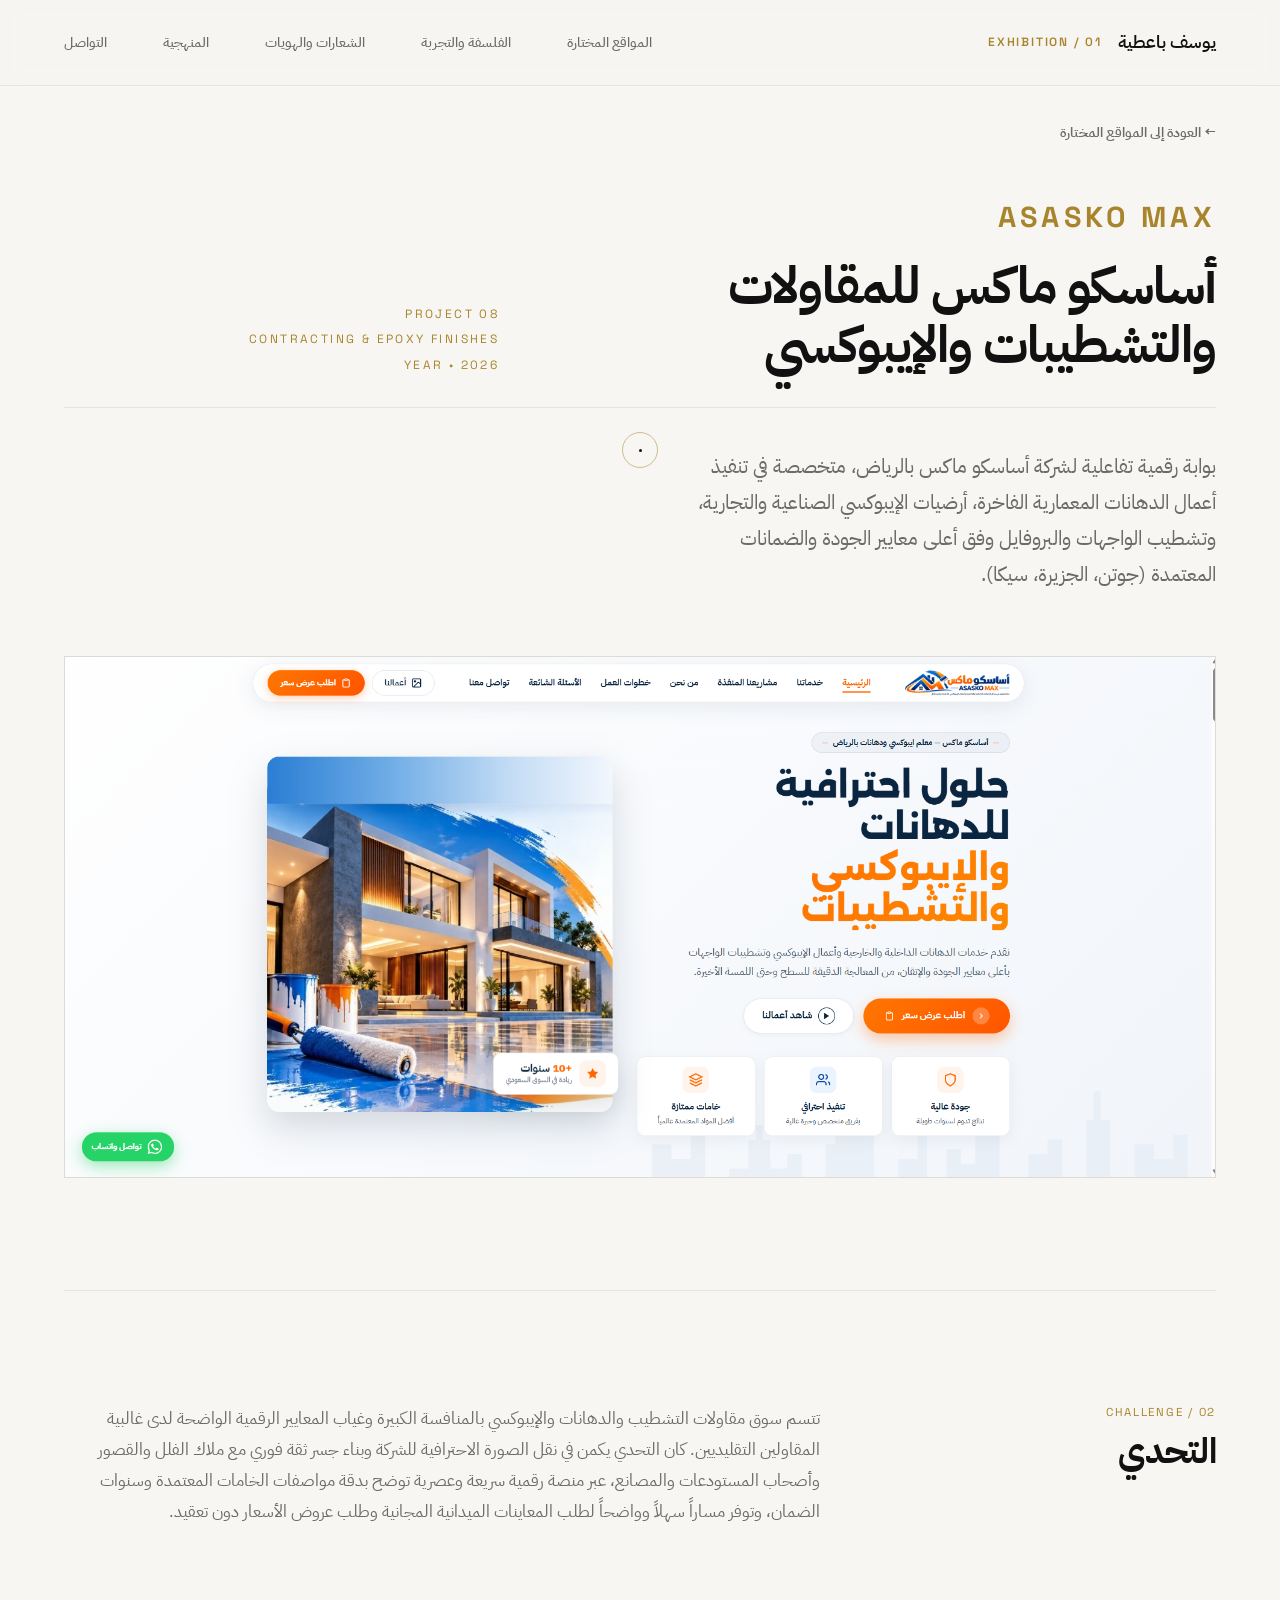
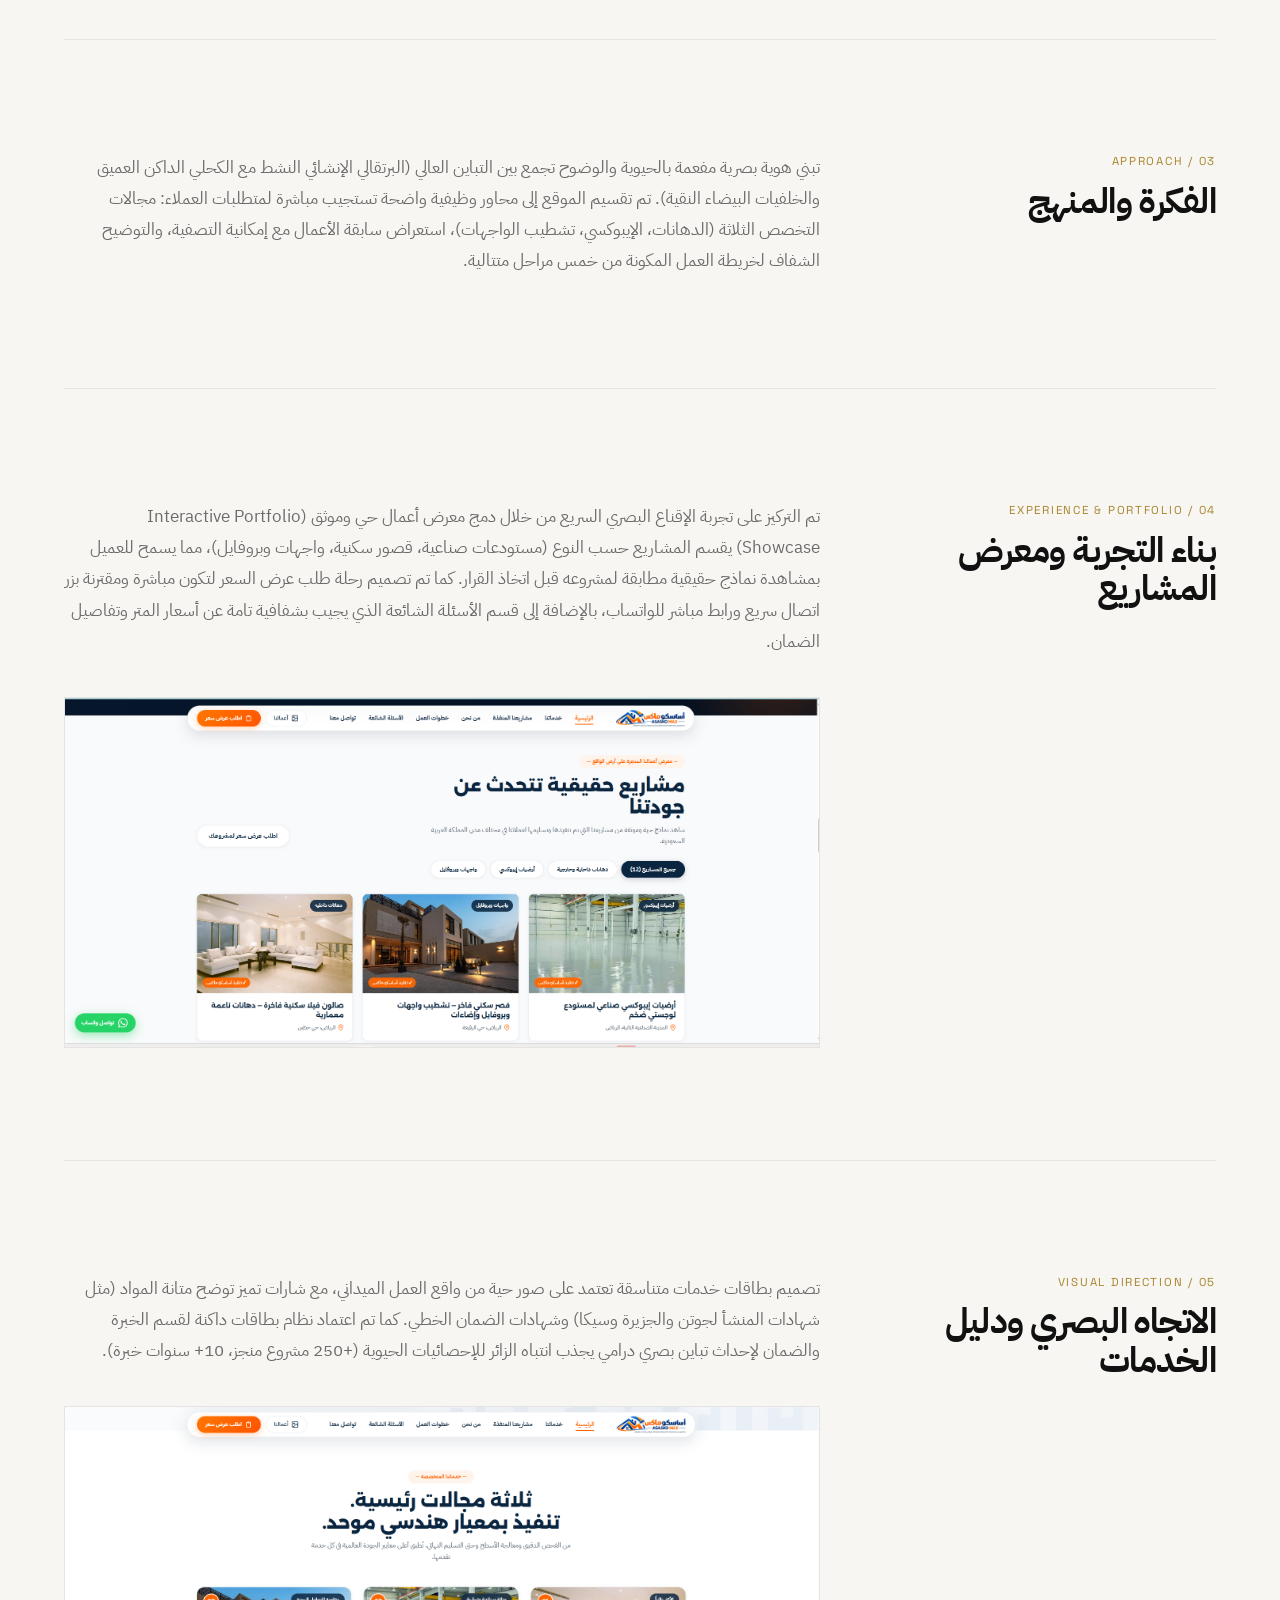
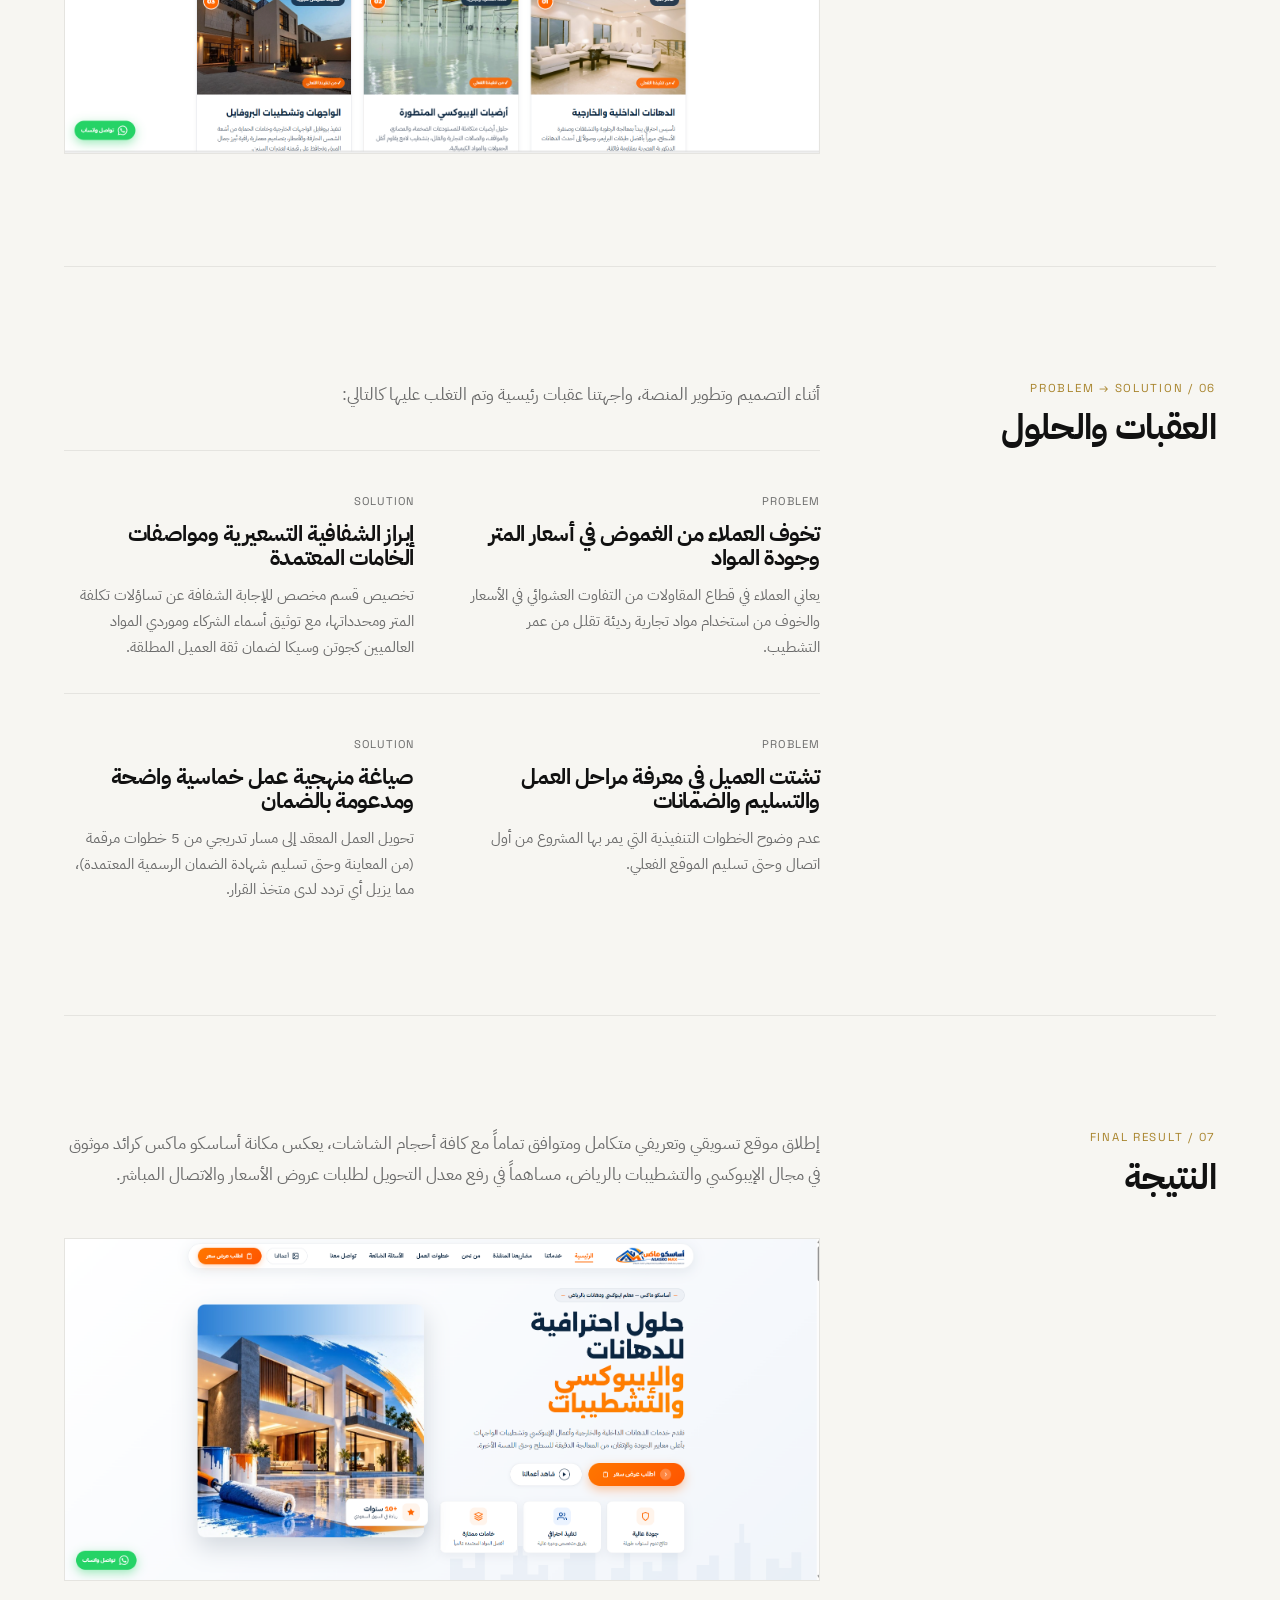
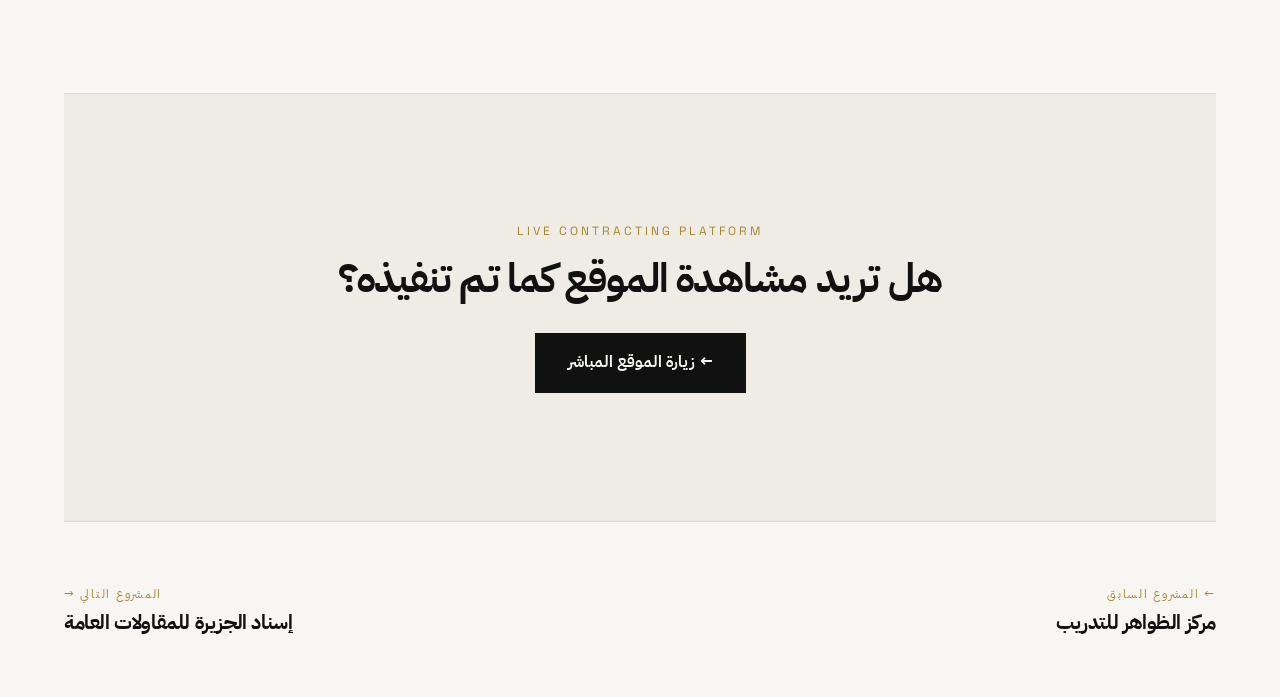
<file: case-study/asasko.html>
<!DOCTYPE html>
<html lang="ar" dir="rtl">
<head>
    <meta charset="UTF-8">
    <meta name="viewport" content="width=device-width, initial-scale=1.0">
    <meta name="description" content="دراسة حالة تفصيلية لمنصة أساسكو ماكس للمقاولات وأعمال الإيبوكسي والتشطيبات - يوسف باعطية 2026.">
    <title>أساسكو ماكس للمقاولات والتشطيبات | دراسة حالة</title>
    <link rel="stylesheet" href="../index.css">
</head>
<body>

    <!-- Quiet Minimal Header -->
    <header>
        <div class="container navbar">
            <a href="../index.html" class="brand-title">
                <span>يوسف باعطية</span>
                <span class="brand-number">EXHIBITION / 01</span>
            </a>
            
            <button class="nav-toggle" aria-label="القائمة" id="navToggle">
                <span></span>
                <span></span>
            </button>

            <ul class="nav-links" id="navLinks">
                <li><a href="../index.html#websites">المواقع المختارة</a></li>
                <li><a href="../index.html#philosophy">الفلسفة والتجربة</a></li>
                <li><a href="../index.html#marks">الشعارات والهويات</a></li>
                <li><a href="../index.html#process">المنهجية</a></li>
                <li><a href="../index.html#contact">التواصل</a></li>
            </ul>
        </div>
    </header>

    <main class="case-study-page">
        <div class="container">
            
            <!-- Back Link -->
            <nav class="case-back-nav">
                <a href="../index.html#websites" class="case-back-link">
                    &larr; العودة إلى المواقع المختارة
                </a>
            </nav>

            <!-- 01 — PROJECT INTRODUCTION -->
            <section class="case-hero">
                <div class="case-title-row">
                    <div>
                        <!-- Typography Brand Logo -->
                        <h2 style="font-family: var(--font-english); letter-spacing: 0.15em; font-size: 1.8rem; font-weight: 700; color: var(--accent-color); margin-bottom: 1.5rem;">ASASKO MAX</h2>
                        <h1>أساسكو ماكس للمقاولات والتشطيبات والإيبوكسي</h1>
                    </div>
                    <div class="case-hero-meta">
                        <span class="mono-tag">PROJECT 08</span>
                        <span class="mono-tag">CONTRACTING & EPOXY FINISHES</span>
                        <span class="mono-tag">YEAR &bull; 2026</span>
                    </div>
                </div>
                
                <div class="case-intro-block">
                    <div class="case-intro-desc">
                        بوابة رقمية تفاعلية لشركة أساسكو ماكس بالرياض، متخصصة في تنفيذ أعمال الدهانات المعمارية الفاخرة، أرضيات الإيبوكسي الصناعية والتجارية، وتشطيب الواجهات والبروفايل وفق أعلى معايير الجودة والضمانات المعتمدة (جوتن، الجزيرة، سيكا).
                    </div>
                    <div></div>
                </div>

                <div class="case-hero-image-wrap">
                    <img src="../assets/asasko/hero.png" alt="أساسكو ماكس للمقاولات والتشطيبات">
                </div>
            </section>

            <!-- 02 — THE CHALLENGE -->
            <section class="case-section">
                <div class="case-section-grid">
                    <div class="case-section-info">
                        <span class="mono-tag">02 / CHALLENGE</span>
                        <h2>التحدي</h2>
                    </div>
                    <div class="case-section-body">
                        <p>تتسم سوق مقاولات التشطيب والدهانات والإيبوكسي بالمنافسة الكبيرة وغياب المعايير الرقمية الواضحة لدى غالبية المقاولين التقليديين. كان التحدي يكمن في نقل الصورة الاحترافية للشركة وبناء جسر ثقة فوري مع ملاك الفلل والقصور وأصحاب المستودعات والمصانع، عبر منصة رقمية سريعة وعصرية توضح بدقة مواصفات الخامات المعتمدة وسنوات الضمان، وتوفر مساراً سهلاً وواضحاً لطلب المعاينات الميدانية المجانية وطلب عروض الأسعار دون تعقيد.</p>
                    </div>
                </div>
            </section>

            <!-- 03 — THE APPROACH -->
            <section class="case-section">
                <div class="case-section-grid">
                    <div class="case-section-info">
                        <span class="mono-tag">03 / APPROACH</span>
                        <h2>الفكرة والمنهج</h2>
                    </div>
                    <div class="case-section-body">
                        <p>تبني هوية بصرية مفعمة بالحيوية والوضوح تجمع بين التباين العالي (البرتقالي الإنشائي النشط مع الكحلي الداكن العميق والخلفيات البيضاء النقية). تم تقسيم الموقع إلى محاور وظيفية واضحة تستجيب مباشرة لمتطلبات العملاء: مجالات التخصص الثلاثة (الدهانات، الإيبوكسي، تشطيب الواجهات)، استعراض سابقة الأعمال مع إمكانية التصفية، والتوضيح الشفاف لخريطة العمل المكونة من خمس مراحل متتالية.</p>
                    </div>
                </div>
            </section>

            <!-- 04 — THE EXPERIENCE -->
            <section class="case-section">
                <div class="case-section-grid">
                    <div class="case-section-info">
                        <span class="mono-tag">04 / EXPERIENCE & PORTFOLIO</span>
                        <h2>بناء التجربة ومعرض المشاريع</h2>
                    </div>
                    <div class="case-section-body">
                        <p>تم التركيز على تجربة الإقناع البصري السريع من خلال دمج معرض أعمال حي وموثق (Interactive Portfolio Showcase) يقسم المشاريع حسب النوع (مستودعات صناعية، قصور سكنية، واجهات وبروفايل)، مما يسمح للعميل بمشاهدة نماذج حقيقية مطابقة لمشروعه قبل اتخاذ القرار. كما تم تصميم رحلة طلب عرض السعر لتكون مباشرة ومقترنة بزر اتصال سريع ورابط مباشر للواتساب، بالإضافة إلى قسم الأسئلة الشائعة الذي يجيب بشفافية تامة عن أسعار المتر وتفاصيل الضمان.</p>
                        <div style="margin-top: 2.5rem; border: 1px solid var(--border-grid);">
                            <img src="../assets/asasko/projects.png" alt="معرض المشاريع المنفذة لشركة أساسكو ماكس" style="width: 100%; display: block;">
                        </div>
                    </div>
                </div>
            </section>

            <!-- 05 — VISUAL DIRECTION -->
            <section class="case-section">
                <div class="case-section-grid">
                    <div class="case-section-info">
                        <span class="mono-tag">05 / VISUAL DIRECTION</span>
                        <h2>الاتجاه البصري ودليل الخدمات</h2>
                    </div>
                    <div class="case-section-body">
                        <p>تصميم بطاقات خدمات متناسقة تعتمد على صور حية من واقع العمل الميداني، مع شارات تميز توضح متانة المواد (مثل شهادات المنشأ لجوتن والجزيرة وسيكا) وشهادات الضمان الخطي. كما تم اعتماد نظام بطاقات داكنة لقسم الخبرة والضمان لإحداث تباين بصري درامي يجذب انتباه الزائر للإحصائيات الحيوية (+250 مشروع منجز، 10+ سنوات خبرة).</p>
                        <div style="margin-top: 2.5rem; border: 1px solid var(--border-grid);">
                            <img src="../assets/asasko/services.png" alt="خدمات التشطيب والإيبوكسي المتطورة" style="width: 100%; display: block;">
                        </div>
                    </div>
                </div>
            </section>

            <!-- 06 — CHALLENGES & SOLUTIONS -->
            <section class="case-section">
                <div class="case-section-grid">
                    <div class="case-section-info">
                        <span class="mono-tag">06 / PROBLEM &rarr; SOLUTION</span>
                        <h2>العقبات والحلول</h2>
                    </div>
                    <div class="case-section-body">
                        <p>أثناء التصميم وتطوير المنصة، واجهتنا عقبات رئيسية وتم التغلب عليها كالتالي:</p>
                        
                        <div class="case-problem-solution-grid">
                            <div class="case-ps-card">
                                <span class="mono-tag">PROBLEM</span>
                                <h4>تخوف العملاء من الغموض في أسعار المتر وجودة المواد</h4>
                                <p>يعاني العملاء في قطاع المقاولات من التفاوت العشوائي في الأسعار والخوف من استخدام مواد تجارية رديئة تقلل من عمر التشطيب.</p>
                            </div>
                            <div class="case-ps-card">
                                <span class="mono-tag">SOLUTION</span>
                                <h4>إبراز الشفافية التسعيرية ومواصفات الخامات المعتمدة</h4>
                                <p>تخصيص قسم مخصص للإجابة الشفافة عن تساؤلات تكلفة المتر ومحدداتها، مع توثيق أسماء الشركاء وموردي المواد العالميين كجوتن وسيكا لضمان ثقة العميل المطلقة.</p>
                            </div>
                        </div>

                        <div class="case-problem-solution-grid" style="margin-top: 2rem;">
                            <div class="case-ps-card">
                                <span class="mono-tag">PROBLEM</span>
                                <h4>تشتت العميل في معرفة مراحل العمل والتسليم والضمانات</h4>
                                <p>عدم وضوح الخطوات التنفيذية التي يمر بها المشروع من أول اتصال وحتى تسليم الموقع الفعلي.</p>
                            </div>
                            <div class="case-ps-card">
                                <span class="mono-tag">SOLUTION</span>
                                <h4>صياغة منهجية عمل خماسية واضحة ومدعومة بالضمان</h4>
                                <p>تحويل العمل المعقد إلى مسار تدريجي من 5 خطوات مرقمة (من المعاينة وحتى تسليم شهادة الضمان الرسمية المعتمدة)، مما يزيل أي تردد لدى متخذ القرار.</p>
                            </div>
                        </div>
                    </div>
                </div>
            </section>

            <!-- 07 — FINAL RESULT -->
            <section class="case-section">
                <div class="case-section-grid">
                    <div class="case-section-info">
                        <span class="mono-tag">07 / FINAL RESULT</span>
                        <h2>النتيجة</h2>
                    </div>
                    <div class="case-section-body">
                        <p>إطلاق موقع تسويقي وتعريفي متكامل ومتوافق تماماً مع كافة أحجام الشاشات، يعكس مكانة أساسكو ماكس كرائد موثوق في مجال الإيبوكسي والتشطيبات بالرياض، مساهماً في رفع معدل التحويل لطلبات عروض الأسعار والاتصال المباشر.</p>
                        <div style="margin-top: 3rem; border: 1px solid var(--border-grid);">
                            <img src="../assets/asasko/hero.png" alt="النتيجة النهائية لمنصة أساسكو ماكس" style="width: 100%; display: block;">
                        </div>
                    </div>
                </div>
            </section>

            <!-- 08 — LIVE WEBSITE -->
            <section class="case-live-cta">
                <div class="container">
                    <span class="mono-tag">LIVE CONTRACTING PLATFORM</span>
                    <h3>هل تريد مشاهدة الموقع كما تم تنفيذه؟</h3>
                    <a href="https://www.asasko.online/" target="_blank" class="case-live-btn">
                        &larr; زيارة الموقع المباشر
                    </a>
                </div>
            </section>

            <!-- Previous / Next Project Navigation -->
            <nav class="case-prev-next-nav">
                <a href="aldhawaher.html" class="case-nav-item prev-item">
                    <span>&larr; المشروع السابق</span>
                    <h4>مركز الظواهر للتدريب</h4>
                </a>
                <a href="esnad.html" class="case-nav-item next-item">
                    <span>المشروع التالي &rarr;</span>
                    <h4>إسناد الجزيرة للمقاولات العامة</h4>
                </a>
            </nav>

        </div>
    </main>

    <!-- SIGNATURE INTERACTION: Precision Exhibition Reticle Cursor Structure -->
    <div id="reticle-cursor" class="reticle-cursor">
        <div class="reticle-ring"></div>
        <div class="reticle-dot"></div>
        <div class="reticle-coords" id="reticleCoords">POS / 0:0</div>
    </div>

    <script src="../index.js"></script>
</body>
</html>
</file>
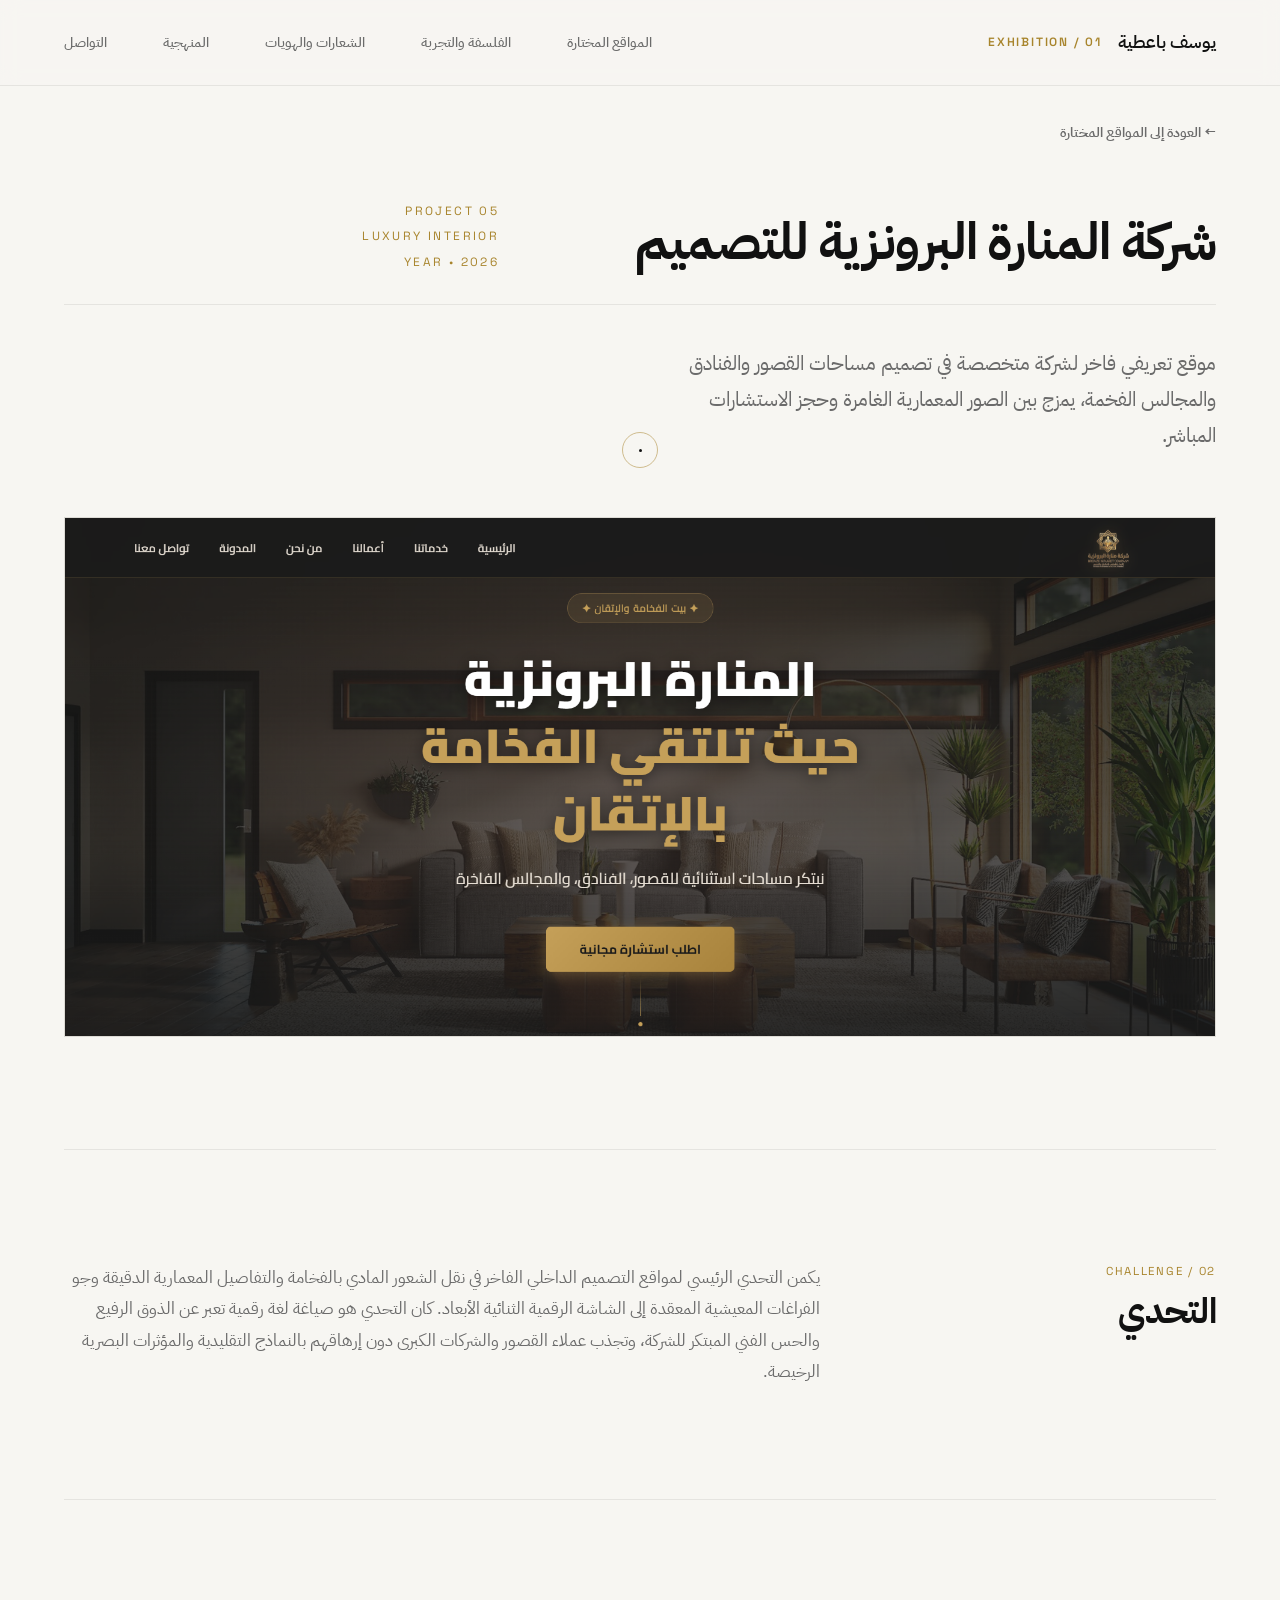
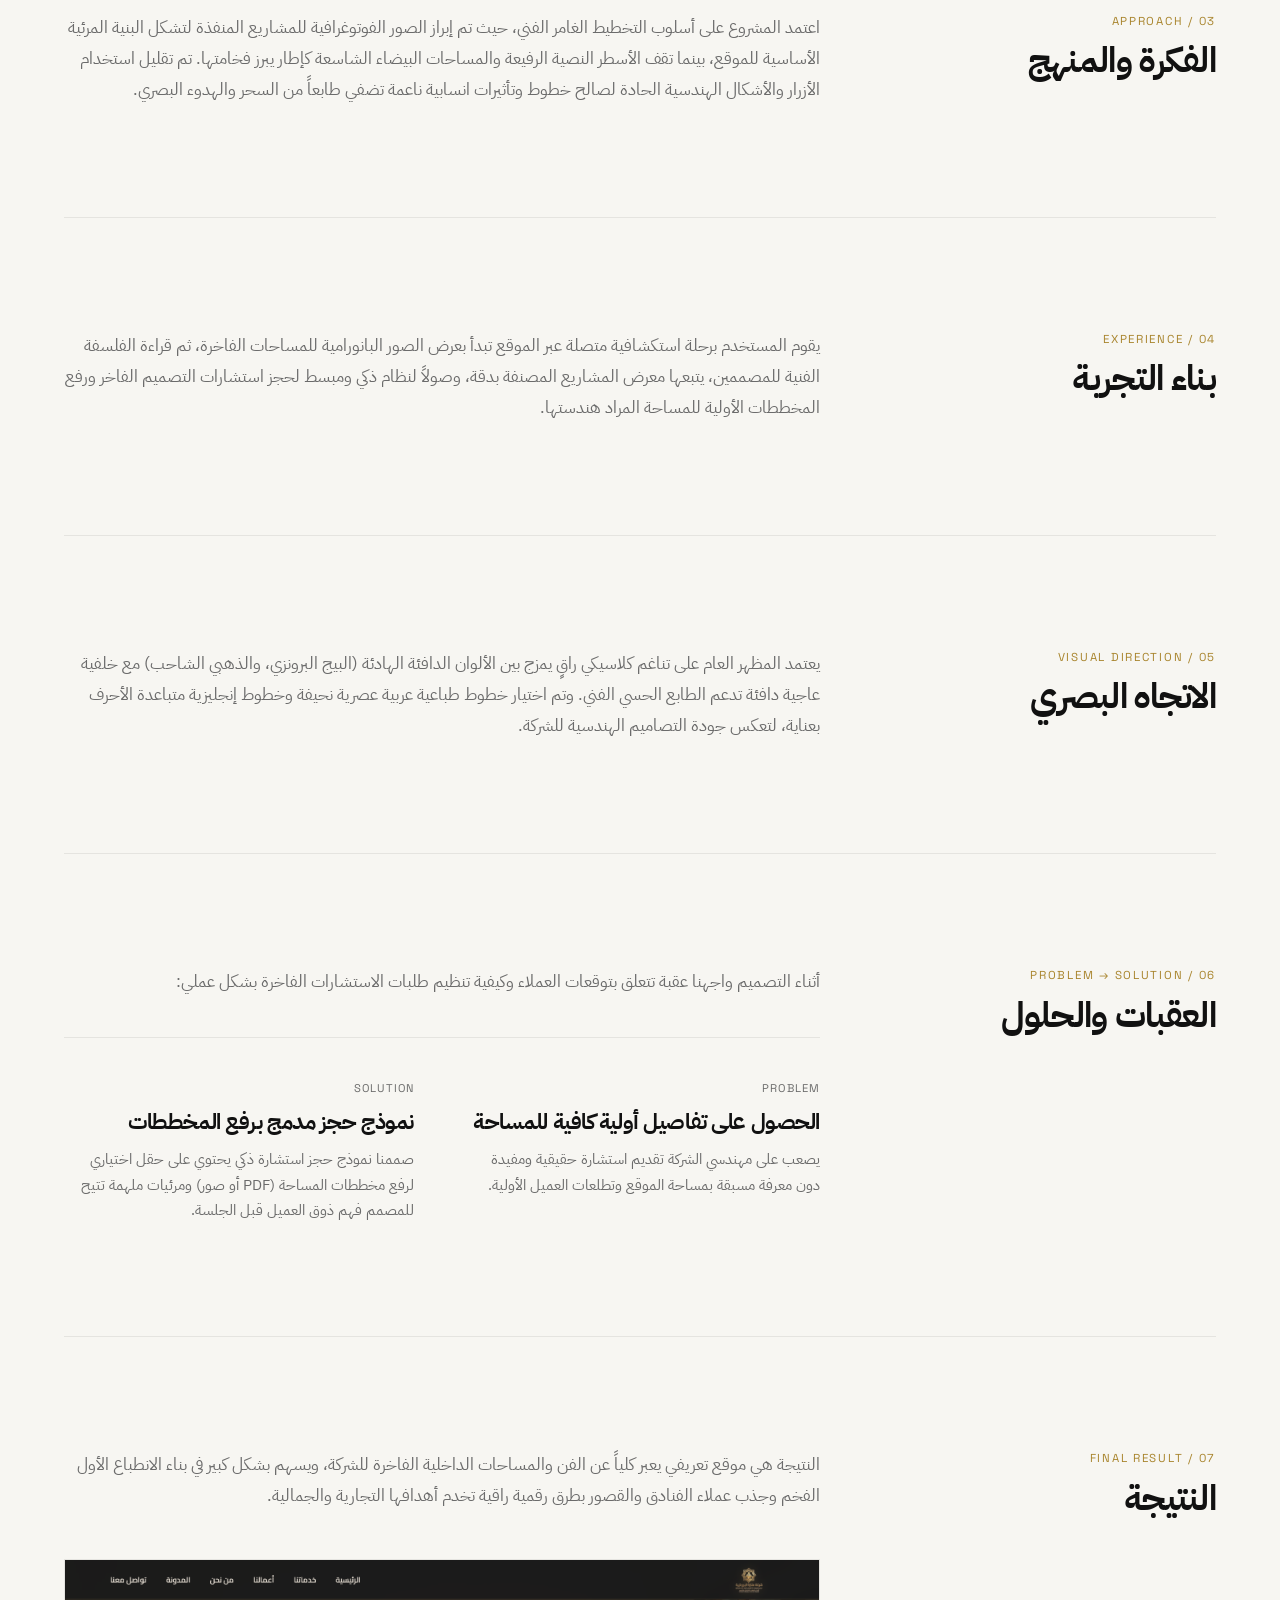
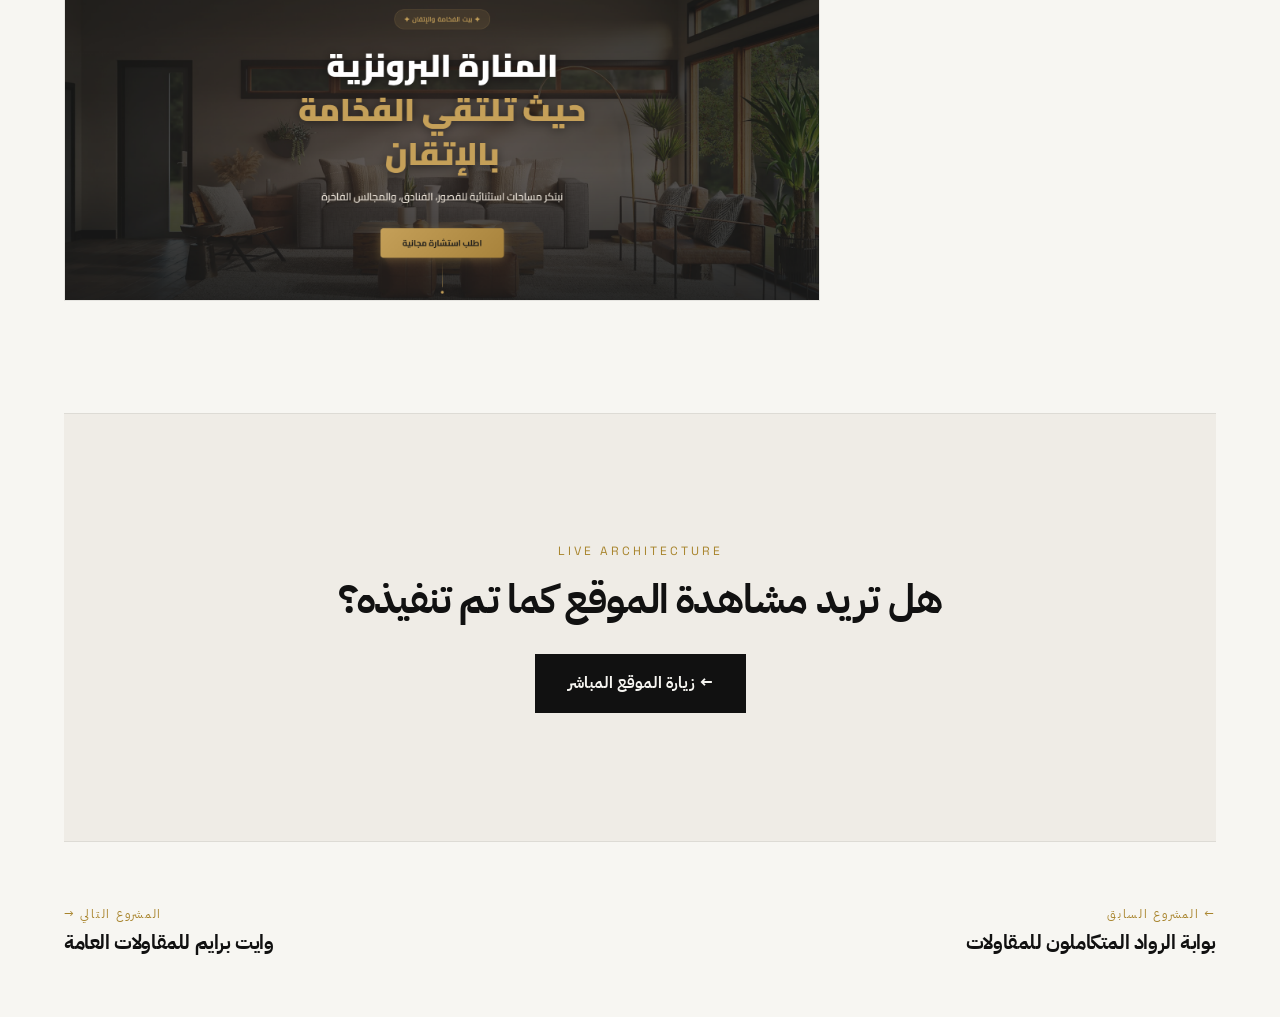
<file: case-study/bronze-minaret.html>
<!DOCTYPE html>
<html lang="ar" dir="rtl">
<head>
    <meta charset="UTF-8">
    <meta name="viewport" content="width=device-width, initial-scale=1.0">
    <meta name="description" content="دراسة حالة تفصيلية لشركة المنارة البرونزية للتصميم - يوسف باعطية 2026.">
    <title>شركة المنارة البرونزية للتصميم | دراسة حالة</title>
    <link rel="stylesheet" href="../index.css">
</head>
<body>

    <!-- Quiet Minimal Header -->
    <header>
        <div class="container navbar">
            <a href="../index.html" class="brand-title">
                <span>يوسف باعطية</span>
                <span class="brand-number">EXHIBITION / 01</span>
            </a>
            
            <button class="nav-toggle" aria-label="القائمة" id="navToggle">
                <span></span>
                <span></span>
            </button>

            <ul class="nav-links" id="navLinks">
                <li><a href="../index.html#websites">المواقع المختارة</a></li>
                <li><a href="../index.html#philosophy">الفلسفة والتجربة</a></li>
                <li><a href="../index.html#marks">الشعارات والهويات</a></li>
                <li><a href="../index.html#process">المنهجية</a></li>
                <li><a href="../index.html#contact">التواصل</a></li>
            </ul>
        </div>
    </header>

    <main class="case-study-page">
        <div class="container">
            
            <!-- Back Link -->
            <nav class="case-back-nav">
                <a href="../index.html#websites" class="case-back-link">
                    &larr; العودة إلى المواقع المختارة
                </a>
            </nav>

            <!-- 01 — PROJECT INTRODUCTION -->
            <section class="case-hero">
                <div class="case-title-row">
                    <h1>شركة المنارة البرونزية للتصميم</h1>
                    <div class="case-hero-meta">
                        <span class="mono-tag">PROJECT 05</span>
                        <span class="mono-tag">LUXURY INTERIOR</span>
                        <span class="mono-tag">YEAR &bull; 2026</span>
                    </div>
                </div>
                
                <div class="case-intro-block">
                    <div class="case-intro-desc">
                        موقع تعريفي فاخر لشركة متخصصة في تصميم مساحات القصور والفنادق والمجالس الفخمة، يمزج بين الصور المعمارية الغامرة وحجز الاستشارات المباشر.
                    </div>
                    <div></div>
                </div>

                <div class="case-hero-image-wrap">
                    <img src="../assets/Screenshot 2026-08-08 011439.png" alt="شركة المنارة البرونزية للتصميم">
                </div>
            </section>

            <!-- 02 — THE CHALLENGE -->
            <section class="case-section">
                <div class="case-section-grid">
                    <div class="case-section-info">
                        <span class="mono-tag">02 / CHALLENGE</span>
                        <h2>التحدي</h2>
                    </div>
                    <div class="case-section-body">
                        <p>يكمن التحدي الرئيسي لمواقع التصميم الداخلي الفاخر في نقل الشعور المادي بالفخامة والتفاصيل المعمارية الدقيقة وجو الفراغات المعيشية المعقدة إلى الشاشة الرقمية الثنائية الأبعاد. كان التحدي هو صياغة لغة رقمية تعبر عن الذوق الرفيع والحس الفني المبتكر للشركة، وتجذب عملاء القصور والشركات الكبرى دون إرهاقهم بالنماذج التقليدية والمؤثرات البصرية الرخيصة.</p>
                    </div>
                </div>
            </section>

            <!-- 03 — THE APPROACH -->
            <section class="case-section">
                <div class="case-section-grid">
                    <div class="case-section-info">
                        <span class="mono-tag">03 / APPROACH</span>
                        <h2>الفكرة والمنهج</h2>
                    </div>
                    <div class="case-section-body">
                        <p>اعتمد المشروع على أسلوب التخطيط الغامر الفني، حيث تم إبراز الصور الفوتوغرافية للمشاريع المنفذة لتشكل البنية المرئية الأساسية للموقع، بينما تقف الأسطر النصية الرفيعة والمساحات البيضاء الشاسعة كإطار يبرز فخامتها. تم تقليل استخدام الأزرار والأشكال الهندسية الحادة لصالح خطوط وتأثيرات انسابية ناعمة تضفي طابعاً من السحر والهدوء البصري.</p>
                    </div>
                </div>
            </section>

            <!-- 04 — THE EXPERIENCE -->
            <section class="case-section">
                <div class="case-section-grid">
                    <div class="case-section-info">
                        <span class="mono-tag">04 / EXPERIENCE</span>
                        <h2>بناء التجربة</h2>
                    </div>
                    <div class="case-section-body">
                        <p>يقوم المستخدم برحلة استكشافية متصلة عبر الموقع تبدأ بعرض الصور البانورامية للمساحات الفاخرة، ثم قراءة الفلسفة الفنية للمصممين، يتبعها معرض المشاريع المصنفة بدقة، وصولاً لنظام ذكي ومبسط لحجز استشارات التصميم الفاخر ورفع المخططات الأولية للمساحة المراد هندستها.</p>
                    </div>
                </div>
            </section>

            <!-- 05 — VISUAL DIRECTION -->
            <section class="case-section">
                <div class="case-section-grid">
                    <div class="case-section-info">
                        <span class="mono-tag">05 / VISUAL DIRECTION</span>
                        <h2>الاتجاه البصري</h2>
                    </div>
                    <div class="case-section-body">
                        <p>يعتمد المظهر العام على تناغم كلاسيكي راقٍ يمزج بين الألوان الدافئة الهادئة (البيج البرونزي، والذهبي الشاحب) مع خلفية عاجية دافئة تدعم الطابع الحسي الفني. وتم اختيار خطوط طباعية عربية عصرية نحيفة وخطوط إنجليزية متباعدة الأحرف بعناية، لتعكس جودة التصاميم الهندسية للشركة.</p>
                    </div>
                </div>
            </section>

            <!-- 06 — CHALLENGES & SOLUTIONS -->
            <section class="case-section">
                <div class="case-section-grid">
                    <div class="case-section-info">
                        <span class="mono-tag">06 / PROBLEM &rarr; SOLUTION</span>
                        <h2>العقبات والحلول</h2>
                    </div>
                    <div class="case-section-body">
                        <p>أثناء التصميم واجهنا عقبة تتعلق بتوقعات العملاء وكيفية تنظيم طلبات الاستشارات الفاخرة بشكل عملي:</p>
                        
                        <div class="case-problem-solution-grid">
                            <div class="case-ps-card">
                                <span class="mono-tag">PROBLEM</span>
                                <h4>الحصول على تفاصيل أولية كافية للمساحة</h4>
                                <p>يصعب على مهندسي الشركة تقديم استشارة حقيقية ومفيدة دون معرفة مسبقة بمساحة الموقع وتطلعات العميل الأولية.</p>
                            </div>
                            <div class="case-ps-card">
                                <span class="mono-tag">SOLUTION</span>
                                <h4>نموذج حجز مدمج برفع المخططات</h4>
                                <p>صممنا نموذج حجز استشارة ذكي يحتوي على حقل اختياري لرفع مخططات المساحة (PDF أو صور) ومرئيات ملهمة تتيح للمصمم فهم ذوق العميل قبل الجلسة.</p>
                            </div>
                        </div>
                    </div>
                </div>
            </section>

            <!-- 07 — FINAL RESULT -->
            <section class="case-section">
                <div class="case-section-grid">
                    <div class="case-section-info">
                        <span class="mono-tag">07 / FINAL RESULT</span>
                        <h2>النتيجة</h2>
                    </div>
                    <div class="case-section-body">
                        <p>النتيجة هي موقع تعريفي يعبر كلياً عن الفن والمساحات الداخلية الفاخرة للشركة، ويسهم بشكل كبير في بناء الانطباع الأول الفخم وجذب عملاء الفنادق والقصور بطرق رقمية راقية تخدم أهدافها التجارية والجمالية.</p>
                        <div style="margin-top: 3rem; border: 1px solid var(--border-grid);">
                            <img src="../assets/Screenshot 2026-08-08 011439.png" alt="النتيجة النهائية للمنارة البرونزية" style="width: 100%; display: block;">
                        </div>
                    </div>
                </div>
            </section>

            <!-- 08 — LIVE WEBSITE -->
            <section class="case-live-cta">
                <div class="container">
                    <span class="mono-tag">LIVE ARCHITECTURE</span>
                    <h3>هل تريد مشاهدة الموقع كما تم تنفيذه؟</h3>
                    <a href="https://bronze-minaret.sa" target="_blank" class="case-live-btn">
                        &larr; زيارة الموقع المباشر
                    </a>
                </div>
            </section>

            <!-- Previous / Next Project Navigation -->
            <nav class="case-prev-next-nav">
                <a href="rouad-contracting.html" class="case-nav-item prev-item">
                    <span>&larr; المشروع السابق</span>
                    <h4>بوابة الرواد المتكاملون للمقاولات</h4>
                </a>
                <a href="white-prime.html" class="case-nav-item next-item">
                    <span>المشروع التالي &rarr;</span>
                    <h4>وايت برايم للمقاولات العامة</h4>
                </a>
            </nav>

        </div>
    </main>

    <!-- SIGNATURE INTERACTION: Precision Exhibition Reticle Cursor Structure -->
    <div id="reticle-cursor" class="reticle-cursor">
        <div class="reticle-ring"></div>
        <div class="reticle-dot"></div>
        <div class="reticle-coords" id="reticleCoords">POS / 0:0</div>
    </div>

    <script src="../index.js"></script>
</body>
</html>
</file>
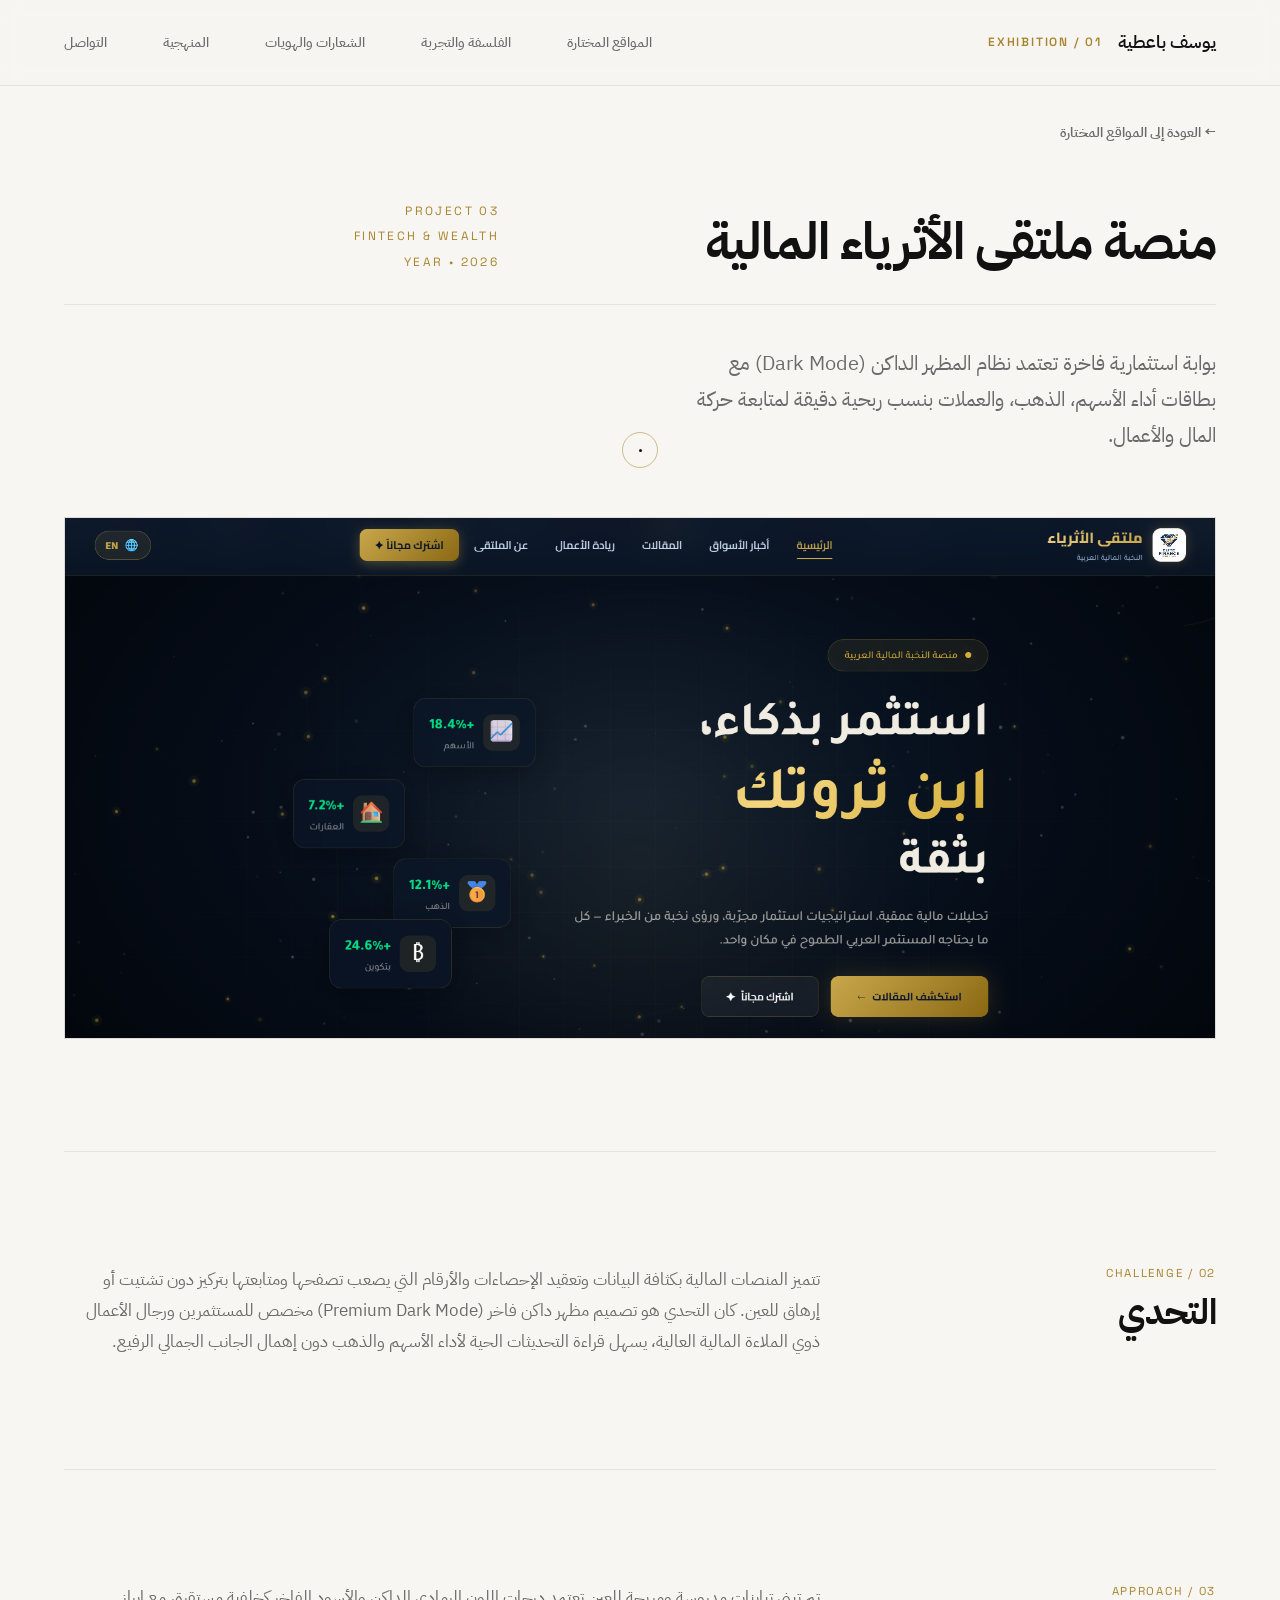
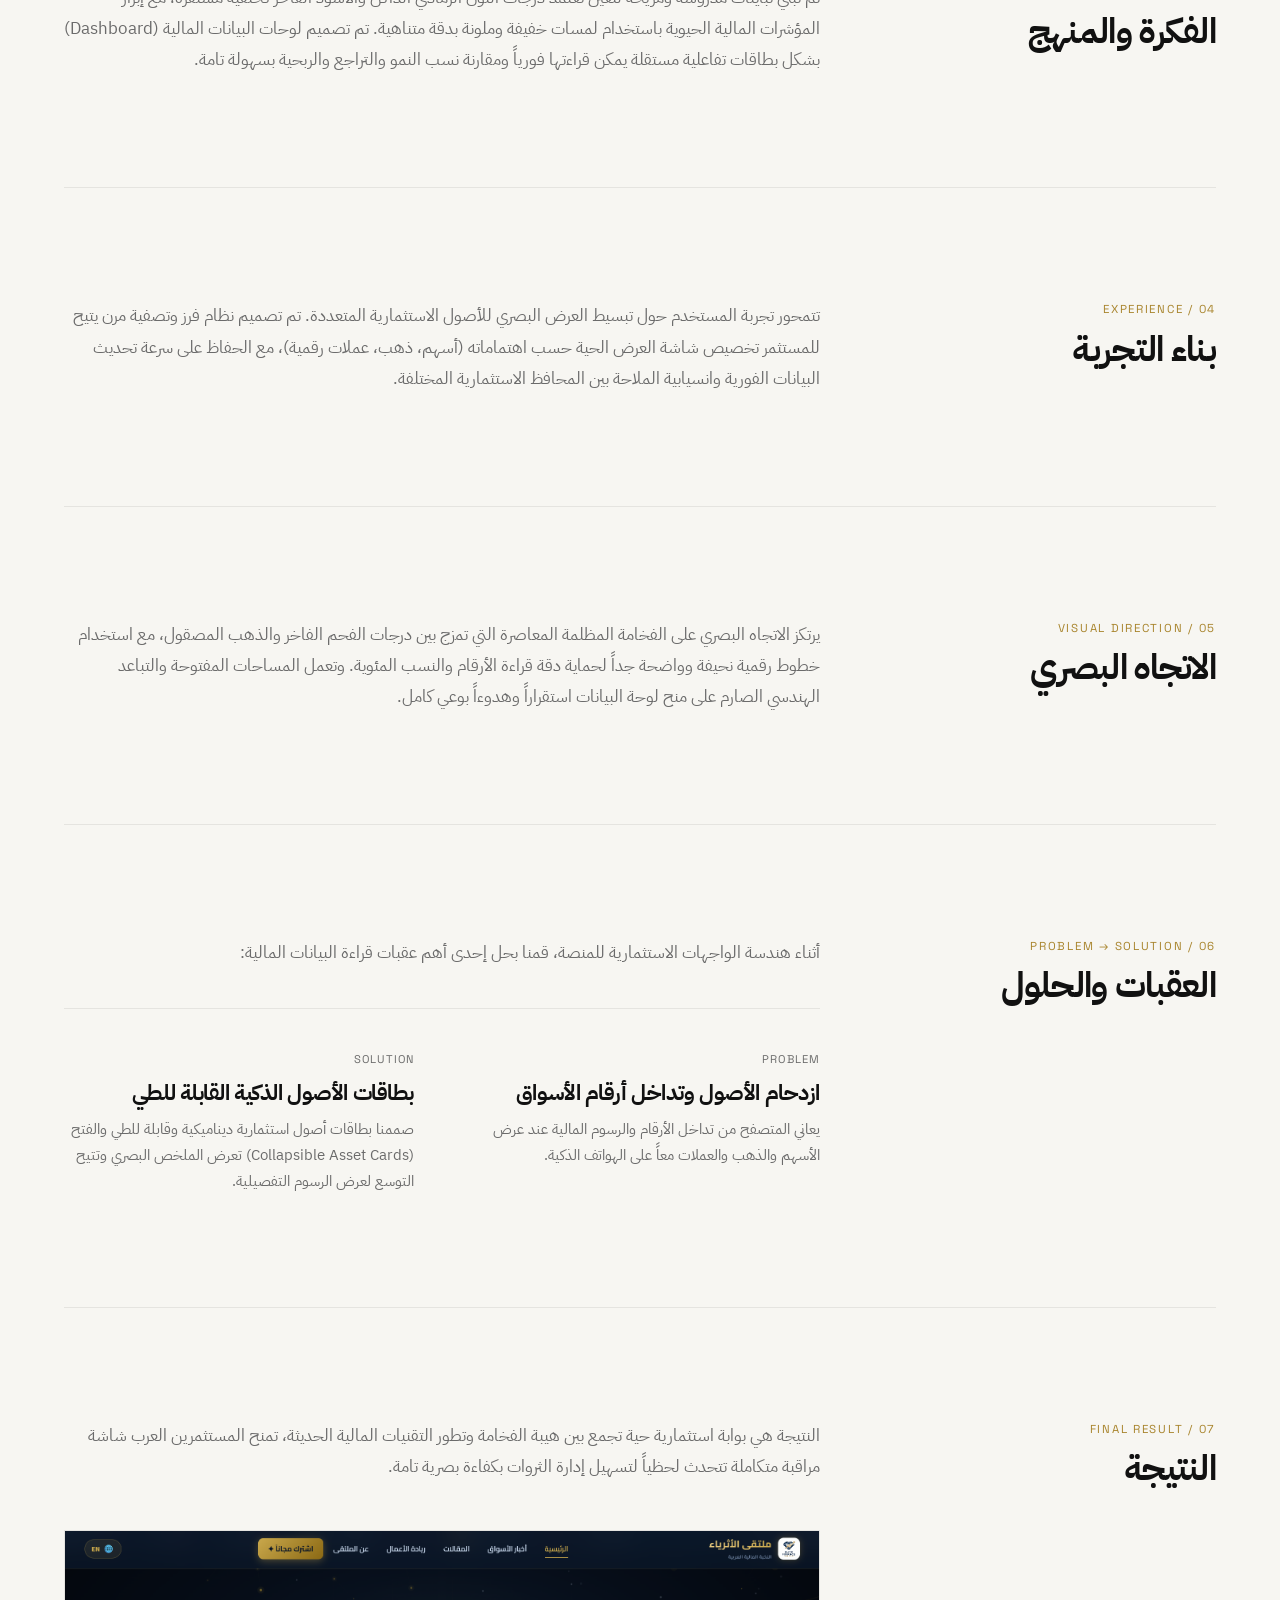
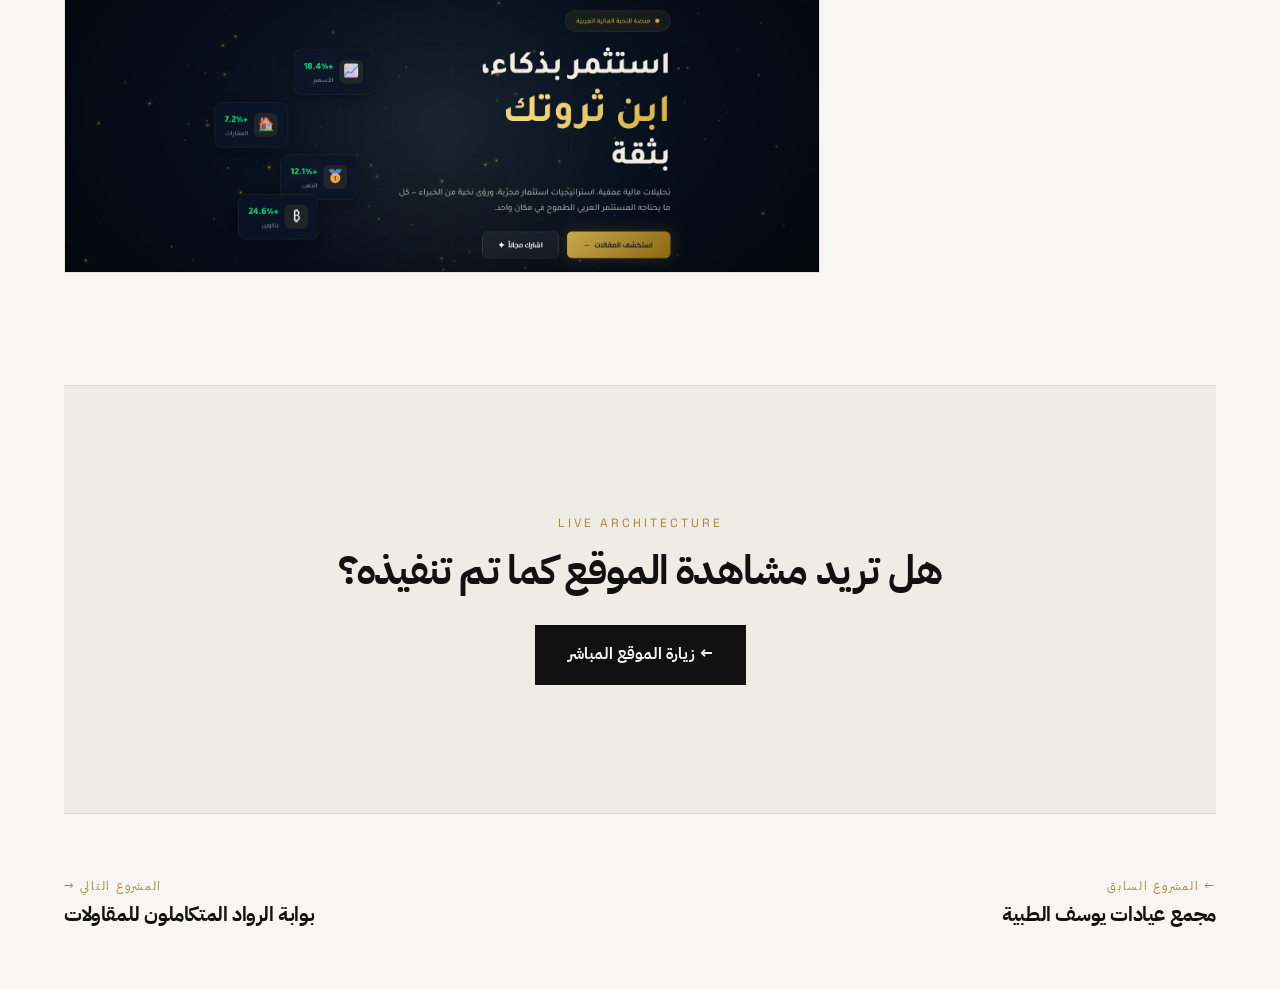
<file: case-study/elite-finance.html>
<!DOCTYPE html>
<html lang="ar" dir="rtl">
<head>
    <meta charset="UTF-8">
    <meta name="viewport" content="width=device-width, initial-scale=1.0">
    <meta name="description" content="دراسة حالة تفصيلية لمنصة ملتقى الأثرياء المالية - يوسف باعطية 2026.">
    <title>منصة ملتقى الأثرياء المالية | دراسة حالة</title>
    <link rel="stylesheet" href="../index.css">
</head>
<body>

    <!-- Quiet Minimal Header -->
    <header>
        <div class="container navbar">
            <a href="../index.html" class="brand-title">
                <span>يوسف باعطية</span>
                <span class="brand-number">EXHIBITION / 01</span>
            </a>
            
            <button class="nav-toggle" aria-label="القائمة" id="navToggle">
                <span></span>
                <span></span>
            </button>

            <ul class="nav-links" id="navLinks">
                <li><a href="../index.html#websites">المواقع المختارة</a></li>
                <li><a href="../index.html#philosophy">الفلسفة والتجربة</a></li>
                <li><a href="../index.html#marks">الشعارات والهويات</a></li>
                <li><a href="../index.html#process">المنهجية</a></li>
                <li><a href="../index.html#contact">التواصل</a></li>
            </ul>
        </div>
    </header>

    <main class="case-study-page">
        <div class="container">
            
            <!-- Back Link -->
            <nav class="case-back-nav">
                <a href="../index.html#websites" class="case-back-link">
                    &larr; العودة إلى المواقع المختارة
                </a>
            </nav>

            <!-- 01 — PROJECT INTRODUCTION -->
            <section class="case-hero">
                <div class="case-title-row">
                    <h1>منصة ملتقى الأثرياء المالية</h1>
                    <div class="case-hero-meta">
                        <span class="mono-tag">PROJECT 03</span>
                        <span class="mono-tag">FINTECH & WEALTH</span>
                        <span class="mono-tag">YEAR &bull; 2026</span>
                    </div>
                </div>
                
                <div class="case-intro-block">
                    <div class="case-intro-desc">
                        بوابة استثمارية فاخرة تعتمد نظام المظهر الداكن (Dark Mode) مع بطاقات أداء الأسهم، الذهب، والعملات بنسب ربحية دقيقة لمتابعة حركة المال والأعمال.
                    </div>
                    <div></div>
                </div>

                <div class="case-hero-image-wrap">
                    <img src="../assets/Screenshot 2026-08-06 203450.png" alt="منصة ملتقى الأثرياء المالية">
                </div>
            </section>

            <!-- 02 — THE CHALLENGE -->
            <section class="case-section">
                <div class="case-section-grid">
                    <div class="case-section-info">
                        <span class="mono-tag">02 / CHALLENGE</span>
                        <h2>التحدي</h2>
                    </div>
                    <div class="case-section-body">
                        <p>تتميز المنصات المالية بكثافة البيانات وتعقيد الإحصاءات والأرقام التي يصعب تصفحها ومتابعتها بتركيز دون تشتيت أو إرهاق للعين. كان التحدي هو تصميم مظهر داكن فاخر (Premium Dark Mode) مخصص للمستثمرين ورجال الأعمال ذوي الملاءة المالية العالية، يسهل قراءة التحديثات الحية لأداء الأسهم والذهب دون إهمال الجانب الجمالي الرفيع.</p>
                    </div>
                </div>
            </section>

            <!-- 03 — THE APPROACH -->
            <section class="case-section">
                <div class="case-section-grid">
                    <div class="case-section-info">
                        <span class="mono-tag">03 / APPROACH</span>
                        <h2>الفكرة والمنهج</h2>
                    </div>
                    <div class="case-section-body">
                        <p>تم تبني تباينات مدروسة ومريحة للعين تعتمد درجات اللون الرمادي الداكن والأسود الفاخر كخلفية مستقرة، مع إبراز المؤشرات المالية الحيوية باستخدام لمسات خفيفة وملونة بدقة متناهية. تم تصميم لوحات البيانات المالية (Dashboard) بشكل بطاقات تفاعلية مستقلة يمكن قراءتها فورياً ومقارنة نسب النمو والتراجع والربحية بسهولة تامة.</p>
                    </div>
                </div>
            </section>

            <!-- 04 — THE EXPERIENCE -->
            <section class="case-section">
                <div class="case-section-grid">
                    <div class="case-section-info">
                        <span class="mono-tag">04 / EXPERIENCE</span>
                        <h2>بناء التجربة</h2>
                    </div>
                    <div class="case-section-body">
                        <p>تتمحور تجربة المستخدم حول تبسيط العرض البصري للأصول الاستثمارية المتعددة. تم تصميم نظام فرز وتصفية مرن يتيح للمستثمر تخصيص شاشة العرض الحية حسب اهتماماته (أسهم، ذهب، عملات رقمية)، مع الحفاظ على سرعة تحديث البيانات الفورية وانسيابية الملاحة بين المحافظ الاستثمارية المختلفة.</p>
                    </div>
                </div>
            </section>

            <!-- 05 — VISUAL DIRECTION -->
            <section class="case-section">
                <div class="case-section-grid">
                    <div class="case-section-info">
                        <span class="mono-tag">05 / VISUAL DIRECTION</span>
                        <h2>الاتجاه البصري</h2>
                    </div>
                    <div class="case-section-body">
                        <p>يرتكز الاتجاه البصري على الفخامة المظلمة المعاصرة التي تمزج بين درجات الفحم الفاخر والذهب المصقول، مع استخدام خطوط رقمية نحيفة وواضحة جداً لحماية دقة قراءة الأرقام والنسب المئوية. وتعمل المساحات المفتوحة والتباعد الهندسي الصارم على منح لوحة البيانات استقراراً وهدوءاً بوعي كامل.</p>
                    </div>
                </div>
            </section>

            <!-- 06 — CHALLENGES & SOLUTIONS -->
            <section class="case-section">
                <div class="case-section-grid">
                    <div class="case-section-info">
                        <span class="mono-tag">06 / PROBLEM &rarr; SOLUTION</span>
                        <h2>العقبات والحلول</h2>
                    </div>
                    <div class="case-section-body">
                        <p>أثناء هندسة الواجهات الاستثمارية للمنصة، قمنا بحل إحدى أهم عقبات قراءة البيانات المالية:</p>
                        
                        <div class="case-problem-solution-grid">
                            <div class="case-ps-card">
                                <span class="mono-tag">PROBLEM</span>
                                <h4>ازدحام الأصول وتداخل أرقام الأسواق</h4>
                                <p>يعاني المتصفح من تداخل الأرقام والرسوم المالية عند عرض الأسهم والذهب والعملات معاً على الهواتف الذكية.</p>
                            </div>
                            <div class="case-ps-card">
                                <span class="mono-tag">SOLUTION</span>
                                <h4>بطاقات الأصول الذكية القابلة للطي</h4>
                                <p>صممنا بطاقات أصول استثمارية ديناميكية وقابلة للطي والفتح (Collapsible Asset Cards) تعرض الملخص البصري وتتيح التوسع لعرض الرسوم التفصيلية.</p>
                            </div>
                        </div>
                    </div>
                </div>
            </section>

            <!-- 07 — FINAL RESULT -->
            <section class="case-section">
                <div class="case-section-grid">
                    <div class="case-section-info">
                        <span class="mono-tag">07 / FINAL RESULT</span>
                        <h2>النتيجة</h2>
                    </div>
                    <div class="case-section-body">
                        <p>النتيجة هي بوابة استثمارية حية تجمع بين هيبة الفخامة وتطور التقنيات المالية الحديثة، تمنح المستثمرين العرب شاشة مراقبة متكاملة تتحدث لحظياً لتسهيل إدارة الثروات بكفاءة بصرية تامة.</p>
                        <div style="margin-top: 3rem; border: 1px solid var(--border-grid);">
                            <img src="../assets/Screenshot 2026-08-06 203450.png" alt="النتيجة النهائية لمنصة ملتقى الأثرياء" style="width: 100%; display: block;">
                        </div>
                    </div>
                </div>
            </section>

            <!-- 08 — LIVE WEBSITE -->
            <section class="case-live-cta">
                <div class="container">
                    <span class="mono-tag">LIVE ARCHITECTURE</span>
                    <h3>هل تريد مشاهدة الموقع كما تم تنفيذه؟</h3>
                    <a href="https://elite-finance.com" target="_blank" class="case-live-btn">
                        &larr; زيارة الموقع المباشر
                    </a>
                </div>
            </section>

            <!-- Previous / Next Project Navigation -->
            <nav class="case-prev-next-nav">
                <a href="yousef-clinics.html" class="case-nav-item prev-item">
                    <span>&larr; المشروع السابق</span>
                    <h4>مجمع عيادات يوسف الطبية</h4>
                </a>
                <a href="rouad-contracting.html" class="case-nav-item next-item">
                    <span>المشروع التالي &rarr;</span>
                    <h4>بوابة الرواد المتكاملون للمقاولات</h4>
                </a>
            </nav>

        </div>
    </main>

    <!-- SIGNATURE INTERACTION: Precision Exhibition Reticle Cursor Structure -->
    <div id="reticle-cursor" class="reticle-cursor">
        <div class="reticle-ring"></div>
        <div class="reticle-dot"></div>
        <div class="reticle-coords" id="reticleCoords">POS / 0:0</div>
    </div>

    <script src="../index.js"></script>
</body>
</html>
</file>
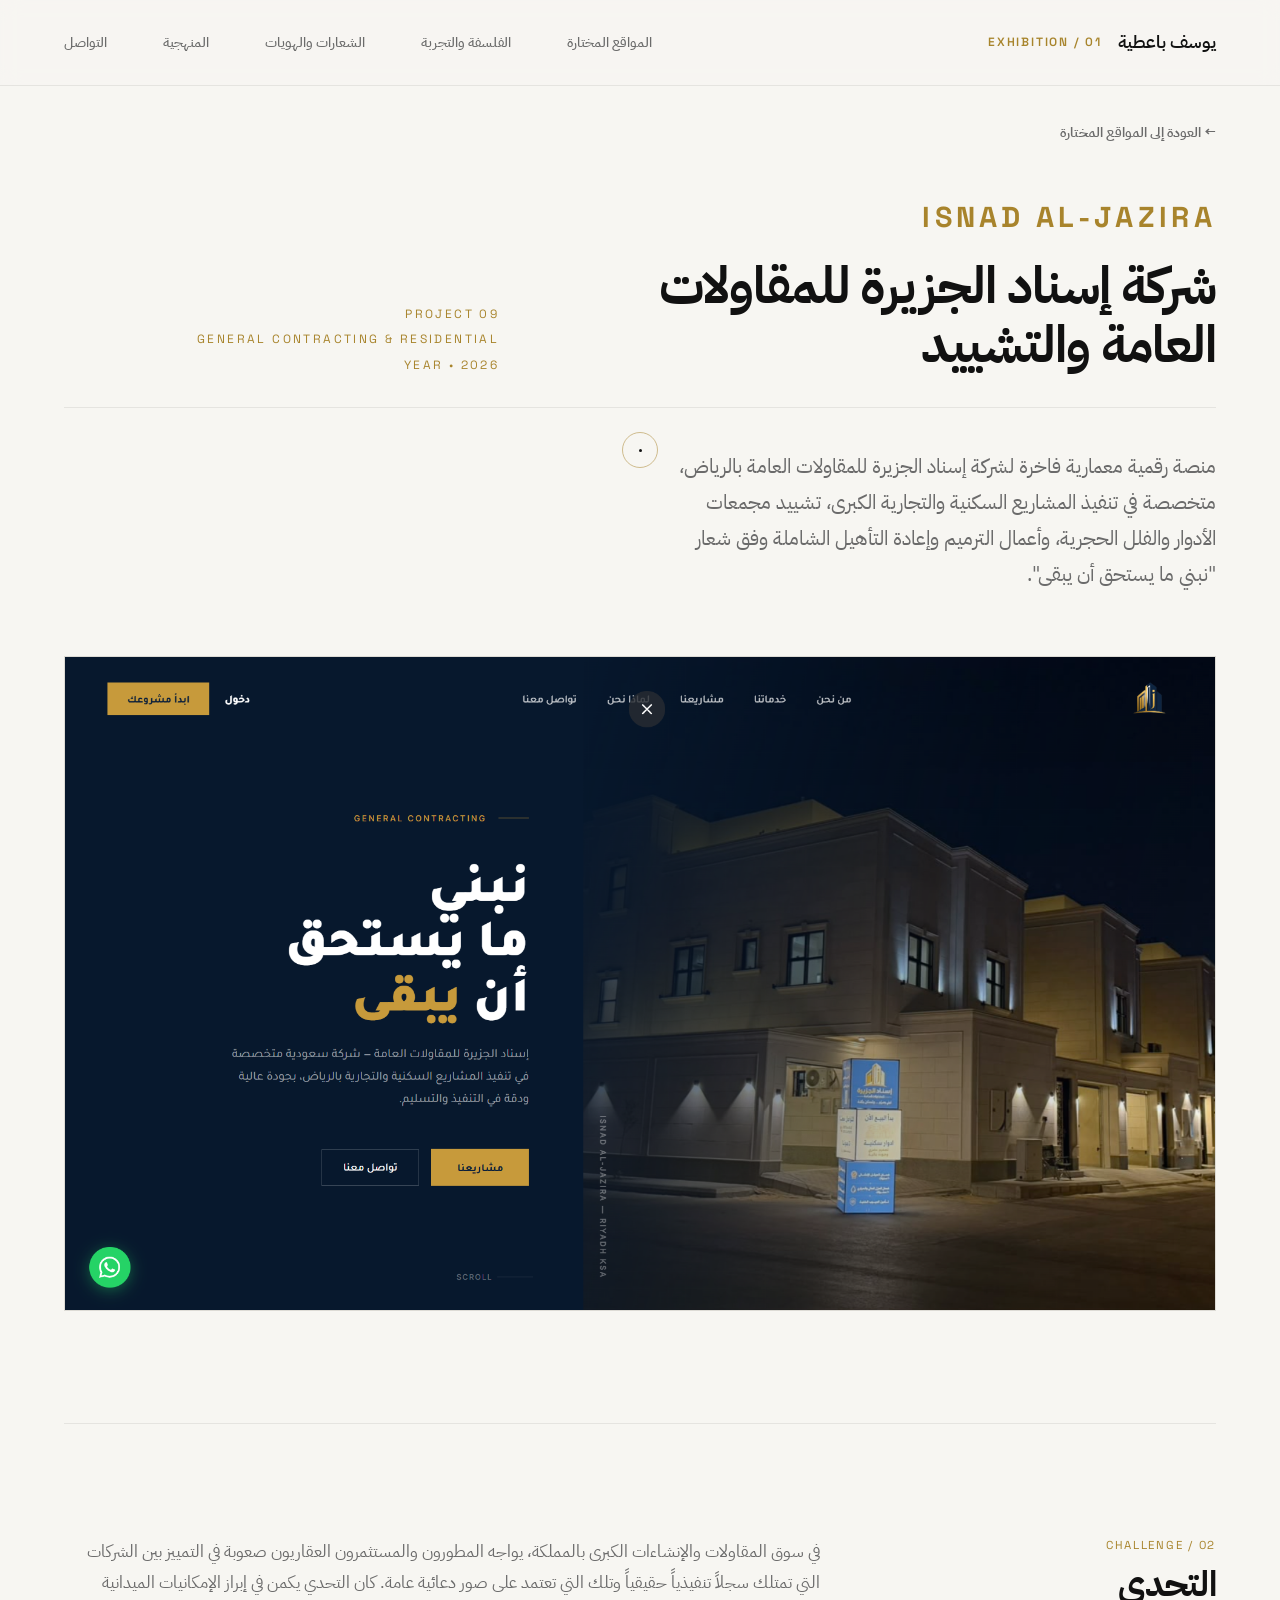
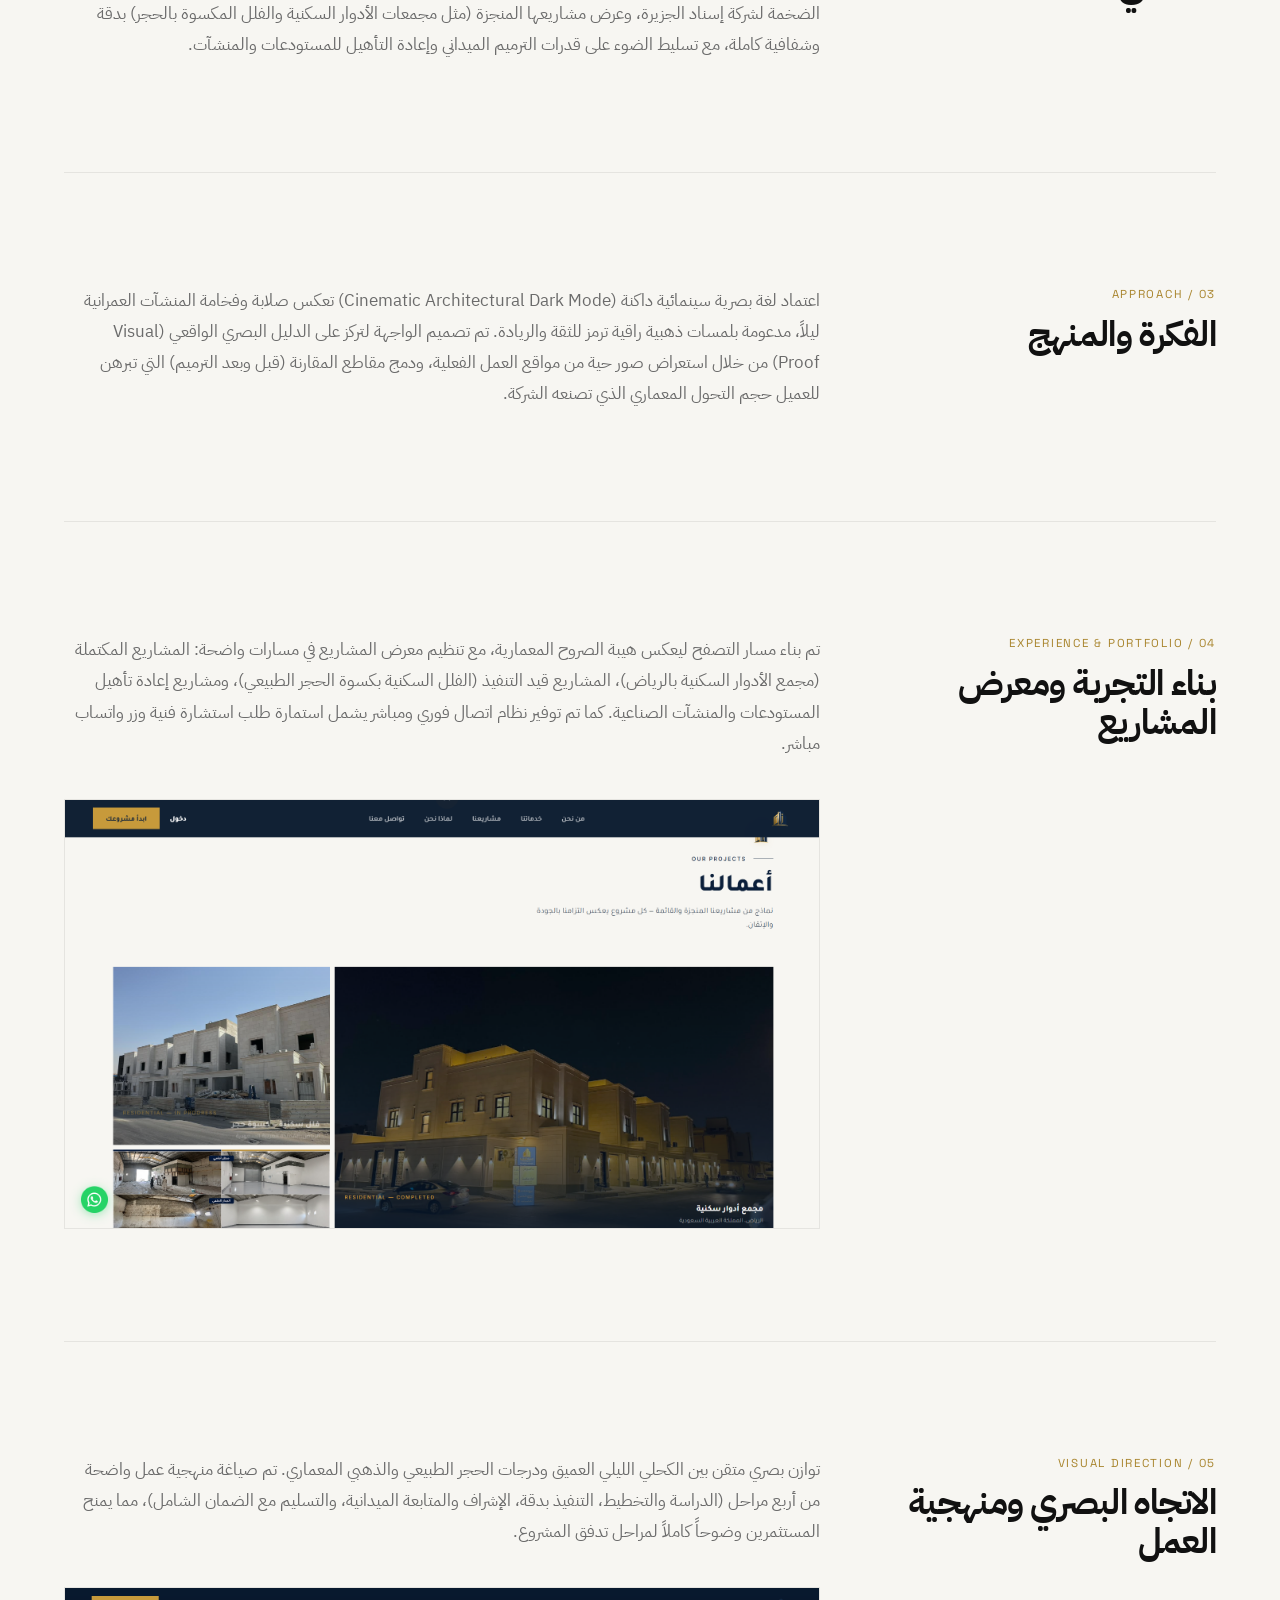
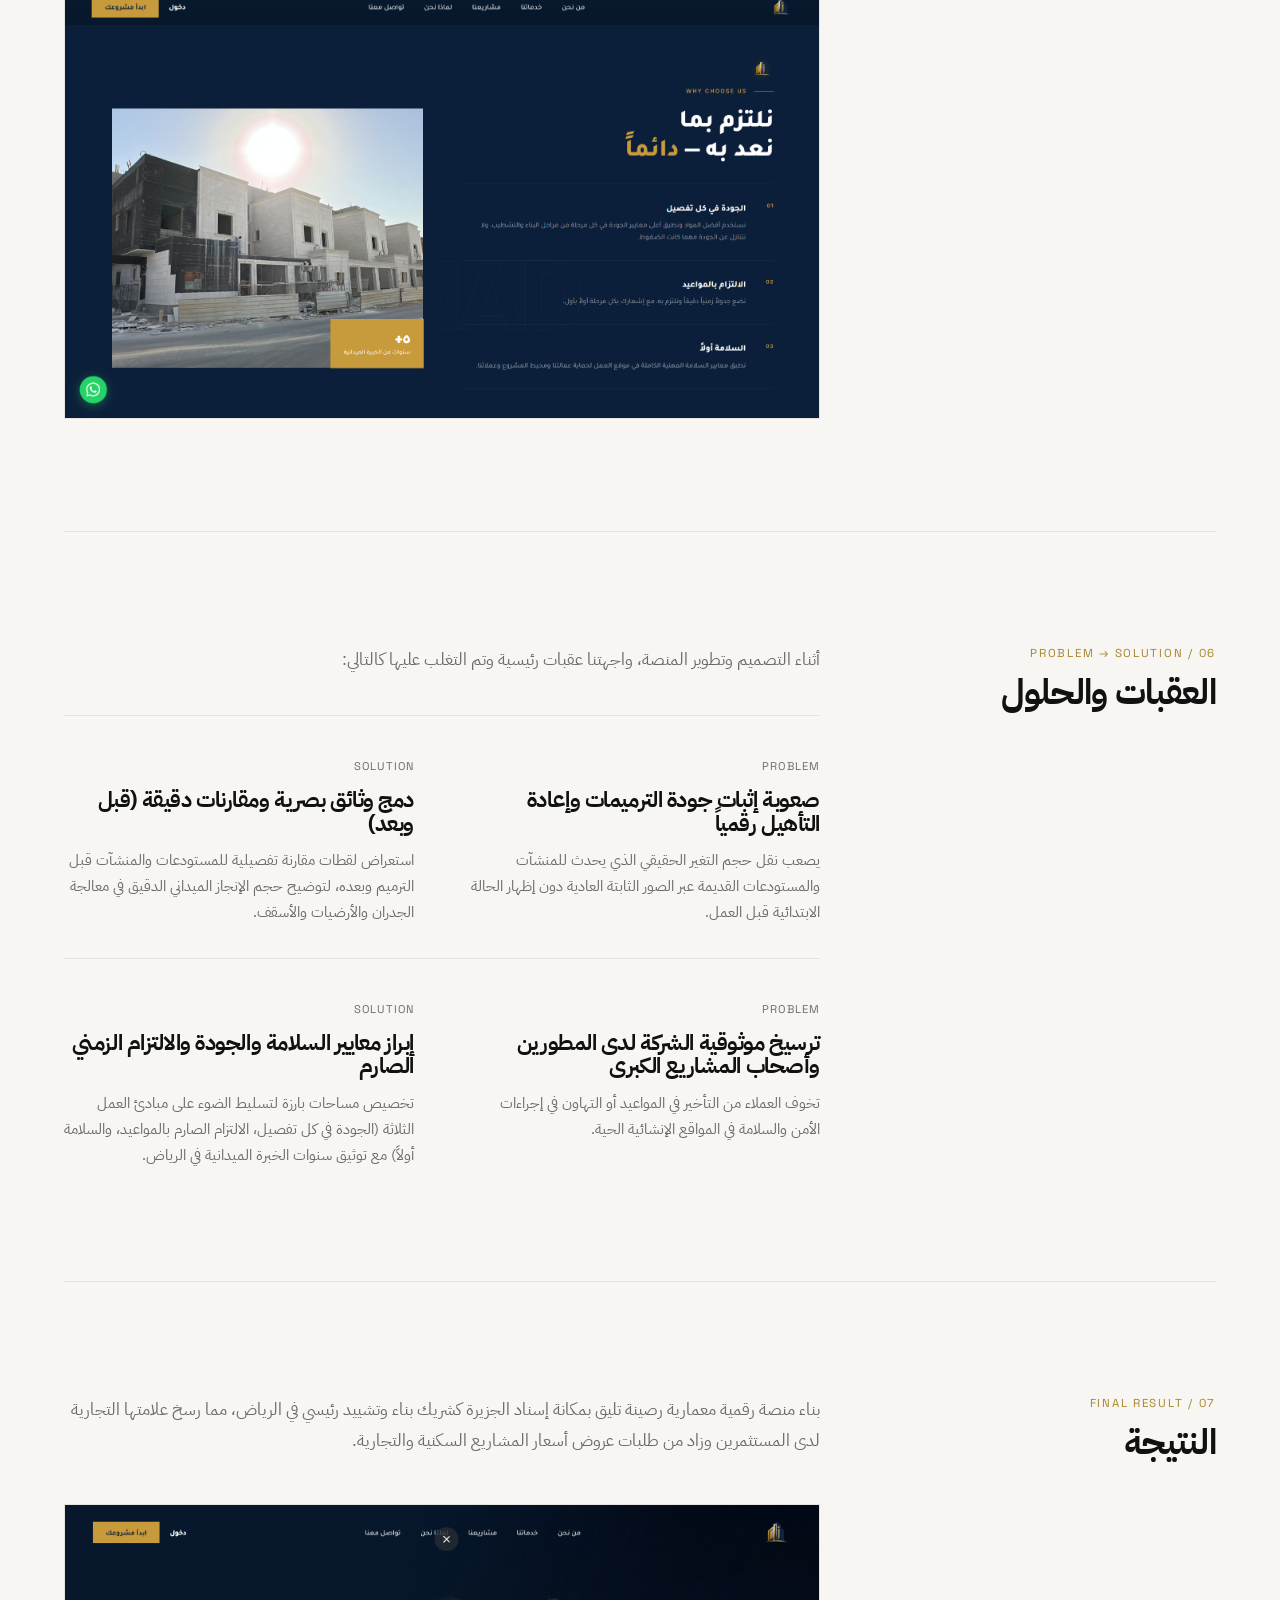
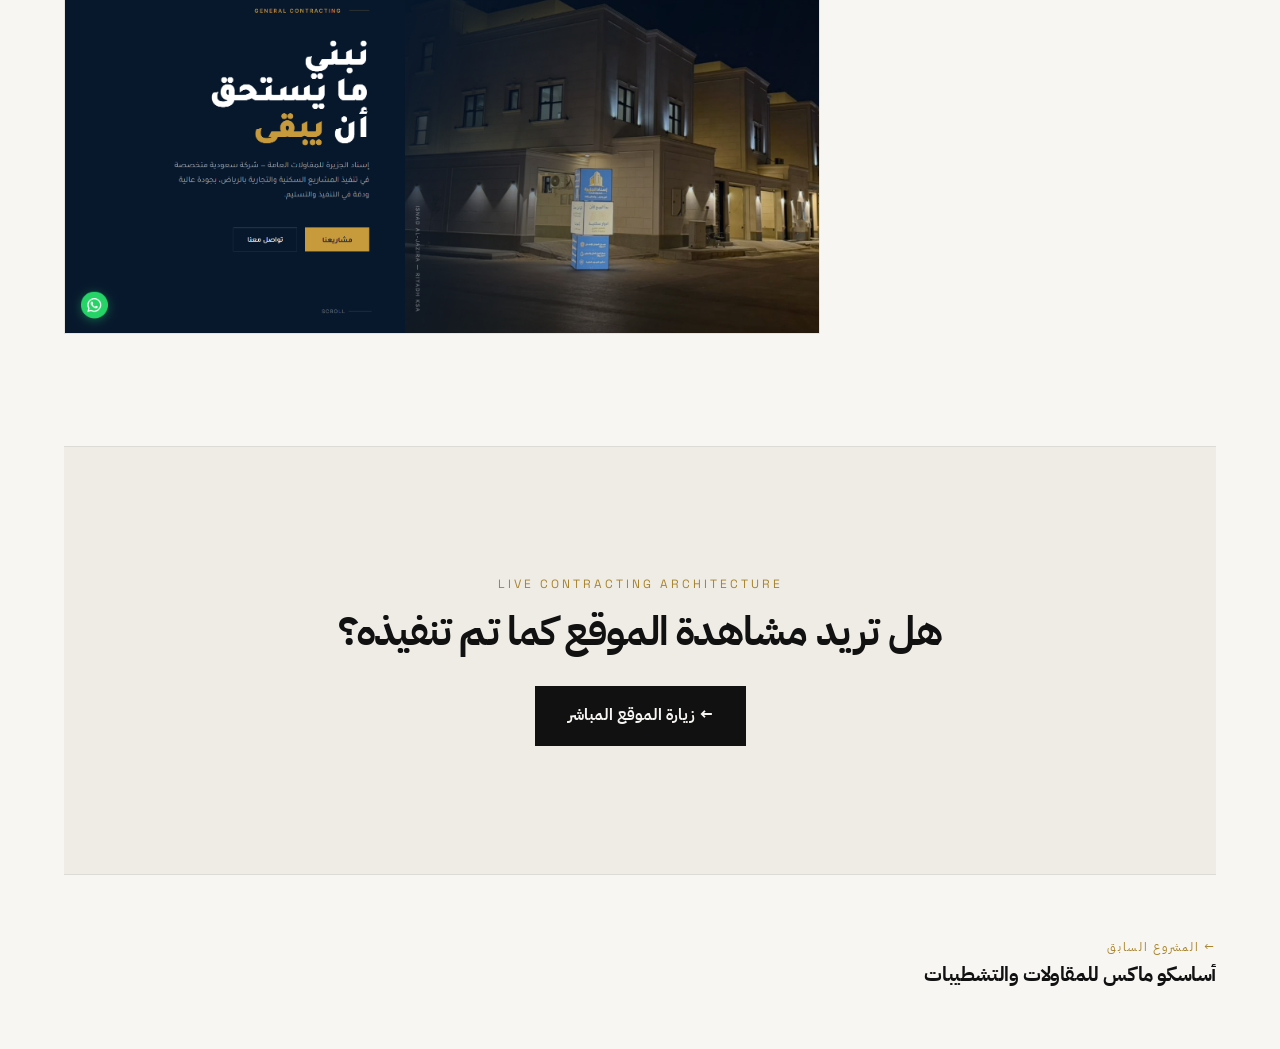
<file: case-study/esnad.html>
<!DOCTYPE html>
<html lang="ar" dir="rtl">
<head>
    <meta charset="UTF-8">
    <meta name="viewport" content="width=device-width, initial-scale=1.0">
    <meta name="description" content="دراسة حالة تفصيلية لمنصة شركة إسناد الجزيرة للمقاولات العامة والإنشاءات والتشطيبات بالرياض - يوسف باعطية 2026.">
    <title>شركة إسناد الجزيرة للمقاولات العامة | دراسة حالة</title>
    <link rel="stylesheet" href="../index.css">
</head>
<body>

    <!-- Quiet Minimal Header -->
    <header>
        <div class="container navbar">
            <a href="../index.html" class="brand-title">
                <span>يوسف باعطية</span>
                <span class="brand-number">EXHIBITION / 01</span>
            </a>
            
            <button class="nav-toggle" aria-label="القائمة" id="navToggle">
                <span></span>
                <span></span>
            </button>

            <ul class="nav-links" id="navLinks">
                <li><a href="../index.html#websites">المواقع المختارة</a></li>
                <li><a href="../index.html#philosophy">الفلسفة والتجربة</a></li>
                <li><a href="../index.html#marks">الشعارات والهويات</a></li>
                <li><a href="../index.html#process">المنهجية</a></li>
                <li><a href="../index.html#contact">التواصل</a></li>
            </ul>
        </div>
    </header>

    <main class="case-study-page">
        <div class="container">
            
            <!-- Back Link -->
            <nav class="case-back-nav">
                <a href="../index.html#websites" class="case-back-link">
                    &larr; العودة إلى المواقع المختارة
                </a>
            </nav>

            <!-- 01 — PROJECT INTRODUCTION -->
            <section class="case-hero">
                <div class="case-title-row">
                    <div>
                        <!-- Typography Brand Logo -->
                        <h2 style="font-family: var(--font-english); letter-spacing: 0.15em; font-size: 1.8rem; font-weight: 700; color: var(--accent-color); margin-bottom: 1.5rem;">ISNAD AL-JAZIRA</h2>
                        <h1>شركة إسناد الجزيرة للمقاولات العامة والتشييد</h1>
                    </div>
                    <div class="case-hero-meta">
                        <span class="mono-tag">PROJECT 09</span>
                        <span class="mono-tag">GENERAL CONTRACTING & RESIDENTIAL</span>
                        <span class="mono-tag">YEAR &bull; 2026</span>
                    </div>
                </div>
                
                <div class="case-intro-block">
                    <div class="case-intro-desc">
                        منصة رقمية معمارية فاخرة لشركة إسناد الجزيرة للمقاولات العامة بالرياض، متخصصة في تنفيذ المشاريع السكنية والتجارية الكبرى، تشييد مجمعات الأدوار والفلل الحجرية، وأعمال الترميم وإعادة التأهيل الشاملة وفق شعار "نبني ما يستحق أن يبقى".
                    </div>
                    <div></div>
                </div>

                <div class="case-hero-image-wrap">
                    <img src="../assets/esnad/hero.png" alt="شركة إسناد الجزيرة للمقاولات العامة">
                </div>
            </section>

            <!-- 02 — THE CHALLENGE -->
            <section class="case-section">
                <div class="case-section-grid">
                    <div class="case-section-info">
                        <span class="mono-tag">02 / CHALLENGE</span>
                        <h2>التحدي</h2>
                    </div>
                    <div class="case-section-body">
                        <p>في سوق المقاولات والإنشاءات الكبرى بالمملكة، يواجه المطورون والمستثمرون العقاريون صعوبة في التمييز بين الشركات التي تمتلك سجلاً تنفيذياً حقيقياً وتلك التي تعتمد على صور دعائية عامة. كان التحدي يكمن في إبراز الإمكانيات الميدانية الضخمة لشركة إسناد الجزيرة، وعرض مشاريعها المنجزة (مثل مجمعات الأدوار السكنية والفلل المكسوة بالحجر) بدقة وشفافية كاملة، مع تسليط الضوء على قدرات الترميم الميداني وإعادة التأهيل للمستودعات والمنشآت.</p>
                    </div>
                </div>
            </section>

            <!-- 03 — THE APPROACH -->
            <section class="case-section">
                <div class="case-section-grid">
                    <div class="case-section-info">
                        <span class="mono-tag">03 / APPROACH</span>
                        <h2>الفكرة والمنهج</h2>
                    </div>
                    <div class="case-section-body">
                        <p>اعتماد لغة بصرية سينمائية داكنة (Cinematic Architectural Dark Mode) تعكس صلابة وفخامة المنشآت العمرانية ليلاً، مدعومة بلمسات ذهبية راقية ترمز للثقة والريادة. تم تصميم الواجهة لتركز على الدليل البصري الواقعي (Visual Proof) من خلال استعراض صور حية من مواقع العمل الفعلية، ودمج مقاطع المقارنة (قبل وبعد الترميم) التي تبرهن للعميل حجم التحول المعماري الذي تصنعه الشركة.</p>
                    </div>
                </div>
            </section>

            <!-- 04 — THE EXPERIENCE -->
            <section class="case-section">
                <div class="case-section-grid">
                    <div class="case-section-info">
                        <span class="mono-tag">04 / EXPERIENCE & PORTFOLIO</span>
                        <h2>بناء التجربة ومعرض المشاريع</h2>
                    </div>
                    <div class="case-section-body">
                        <p>تم بناء مسار التصفح ليعكس هيبة الصروح المعمارية، مع تنظيم معرض المشاريع في مسارات واضحة: المشاريع المكتملة (مجمع الأدوار السكنية بالرياض)، المشاريع قيد التنفيذ (الفلل السكنية بكسوة الحجر الطبيعي)، ومشاريع إعادة تأهيل المستودعات والمنشآت الصناعية. كما تم توفير نظام اتصال فوري ومباشر يشمل استمارة طلب استشارة فنية وزر واتساب مباشر.</p>
                        <div style="margin-top: 2.5rem; border: 1px solid var(--border-grid);">
                            <img src="../assets/esnad/projects.png" alt="معرض مشاريع شركة إسناد الجزيرة" style="width: 100%; display: block;">
                        </div>
                    </div>
                </div>
            </section>

            <!-- 05 — VISUAL DIRECTION -->
            <section class="case-section">
                <div class="case-section-grid">
                    <div class="case-section-info">
                        <span class="mono-tag">05 / VISUAL DIRECTION</span>
                        <h2>الاتجاه البصري ومنهجية العمل</h2>
                    </div>
                    <div class="case-section-body">
                        <p>توازن بصري متقن بين الكحلي الليلي العميق ودرجات الحجر الطبيعي والذهبي المعماري. تم صياغة منهجية عمل واضحة من أربع مراحل (الدراسة والتخطيط، التنفيذ بدقة، الإشراف والمتابعة الميدانية، والتسليم مع الضمان الشامل)، مما يمنح المستثمرين وضوحاً كاملاً لمراحل تدفق المشروع.</p>
                        <div style="margin-top: 2.5rem; border: 1px solid var(--border-grid);">
                            <img src="../assets/esnad/why-us.png" alt="قيم ومعايير شركة إسناد الجزيرة" style="width: 100%; display: block;">
                        </div>
                    </div>
                </div>
            </section>

            <!-- 06 — CHALLENGES & SOLUTIONS -->
            <section class="case-section">
                <div class="case-section-grid">
                    <div class="case-section-info">
                        <span class="mono-tag">06 / PROBLEM &rarr; SOLUTION</span>
                        <h2>العقبات والحلول</h2>
                    </div>
                    <div class="case-section-body">
                        <p>أثناء التصميم وتطوير المنصة، واجهتنا عقبات رئيسية وتم التغلب عليها كالتالي:</p>
                        
                        <div class="case-problem-solution-grid">
                            <div class="case-ps-card">
                                <span class="mono-tag">PROBLEM</span>
                                <h4>صعوبة إثبات جودة الترميمات وإعادة التأهيل رقمياً</h4>
                                <p>يصعب نقل حجم التغير الحقيقي الذي يحدث للمنشآت والمستودعات القديمة عبر الصور الثابتة العادية دون إظهار الحالة الابتدائية قبل العمل.</p>
                            </div>
                            <div class="case-ps-card">
                                <span class="mono-tag">SOLUTION</span>
                                <h4>دمج وثائق بصرية ومقارنات دقيقة (قبل وبعد)</h4>
                                <p>استعراض لقطات مقارنة تفصيلية للمستودعات والمنشآت قبل الترميم وبعده، لتوضيح حجم الإنجاز الميداني الدقيق في معالجة الجدران والأرضيات والأسقف.</p>
                            </div>
                        </div>

                        <div class="case-problem-solution-grid" style="margin-top: 2rem;">
                            <div class="case-ps-card">
                                <span class="mono-tag">PROBLEM</span>
                                <h4>ترسيخ موثوقية الشركة لدى المطورين وأصحاب المشاريع الكبرى</h4>
                                <p>تخوف العملاء من التأخير في المواعيد أو التهاون في إجراءات الأمن والسلامة في المواقع الإنشائية الحية.</p>
                            </div>
                            <div class="case-ps-card">
                                <span class="mono-tag">SOLUTION</span>
                                <h4>إبراز معايير السلامة والجودة والالتزام الزمني الصارم</h4>
                                <p>تخصيص مساحات بارزة لتسليط الضوء على مبادئ العمل الثلاثة (الجودة في كل تفصيل، الالتزام الصارم بالمواعيد، والسلامة أولاً) مع توثيق سنوات الخبرة الميدانية في الرياض.</p>
                            </div>
                        </div>
                    </div>
                </div>
            </section>

            <!-- 07 — FINAL RESULT -->
            <section class="case-section">
                <div class="case-section-grid">
                    <div class="case-section-info">
                        <span class="mono-tag">07 / FINAL RESULT</span>
                        <h2>النتيجة</h2>
                    </div>
                    <div class="case-section-body">
                        <p>بناء منصة رقمية معمارية رصينة تليق بمكانة إسناد الجزيرة كشريك بناء وتشييد رئيسي في الرياض، مما رسخ علامتها التجارية لدى المستثمرين وزاد من طلبات عروض أسعار المشاريع السكنية والتجارية.</p>
                        <div style="margin-top: 3rem; border: 1px solid var(--border-grid);">
                            <img src="../assets/esnad/hero.png" alt="النتيجة النهائية لمنصة شركة إسناد الجزيرة" style="width: 100%; display: block;">
                        </div>
                    </div>
                </div>
            </section>

            <!-- 08 — LIVE WEBSITE -->
            <section class="case-live-cta">
                <div class="container">
                    <span class="mono-tag">LIVE CONTRACTING ARCHITECTURE</span>
                    <h3>هل تريد مشاهدة الموقع كما تم تنفيذه؟</h3>
                    <a href="https://esnadaljazeerasa.vercel.app/" target="_blank" class="case-live-btn">
                        &larr; زيارة الموقع المباشر
                    </a>
                </div>
            </section>

            <!-- Previous / Next Project Navigation -->
            <nav class="case-prev-next-nav">
                <a href="asasko.html" class="case-nav-item prev-item">
                    <span>&larr; المشروع السابق</span>
                    <h4>أساسكو ماكس للمقاولات والتشطيبات</h4>
                </a>
                <div></div> <!-- End of Catalog Loop -->
            </nav>

        </div>
    </main>

    <!-- SIGNATURE INTERACTION: Precision Exhibition Reticle Cursor Structure -->
    <div id="reticle-cursor" class="reticle-cursor">
        <div class="reticle-ring"></div>
        <div class="reticle-dot"></div>
        <div class="reticle-coords" id="reticleCoords">POS / 0:0</div>
    </div>

    <script src="../index.js"></script>
</body>
</html>
</file>
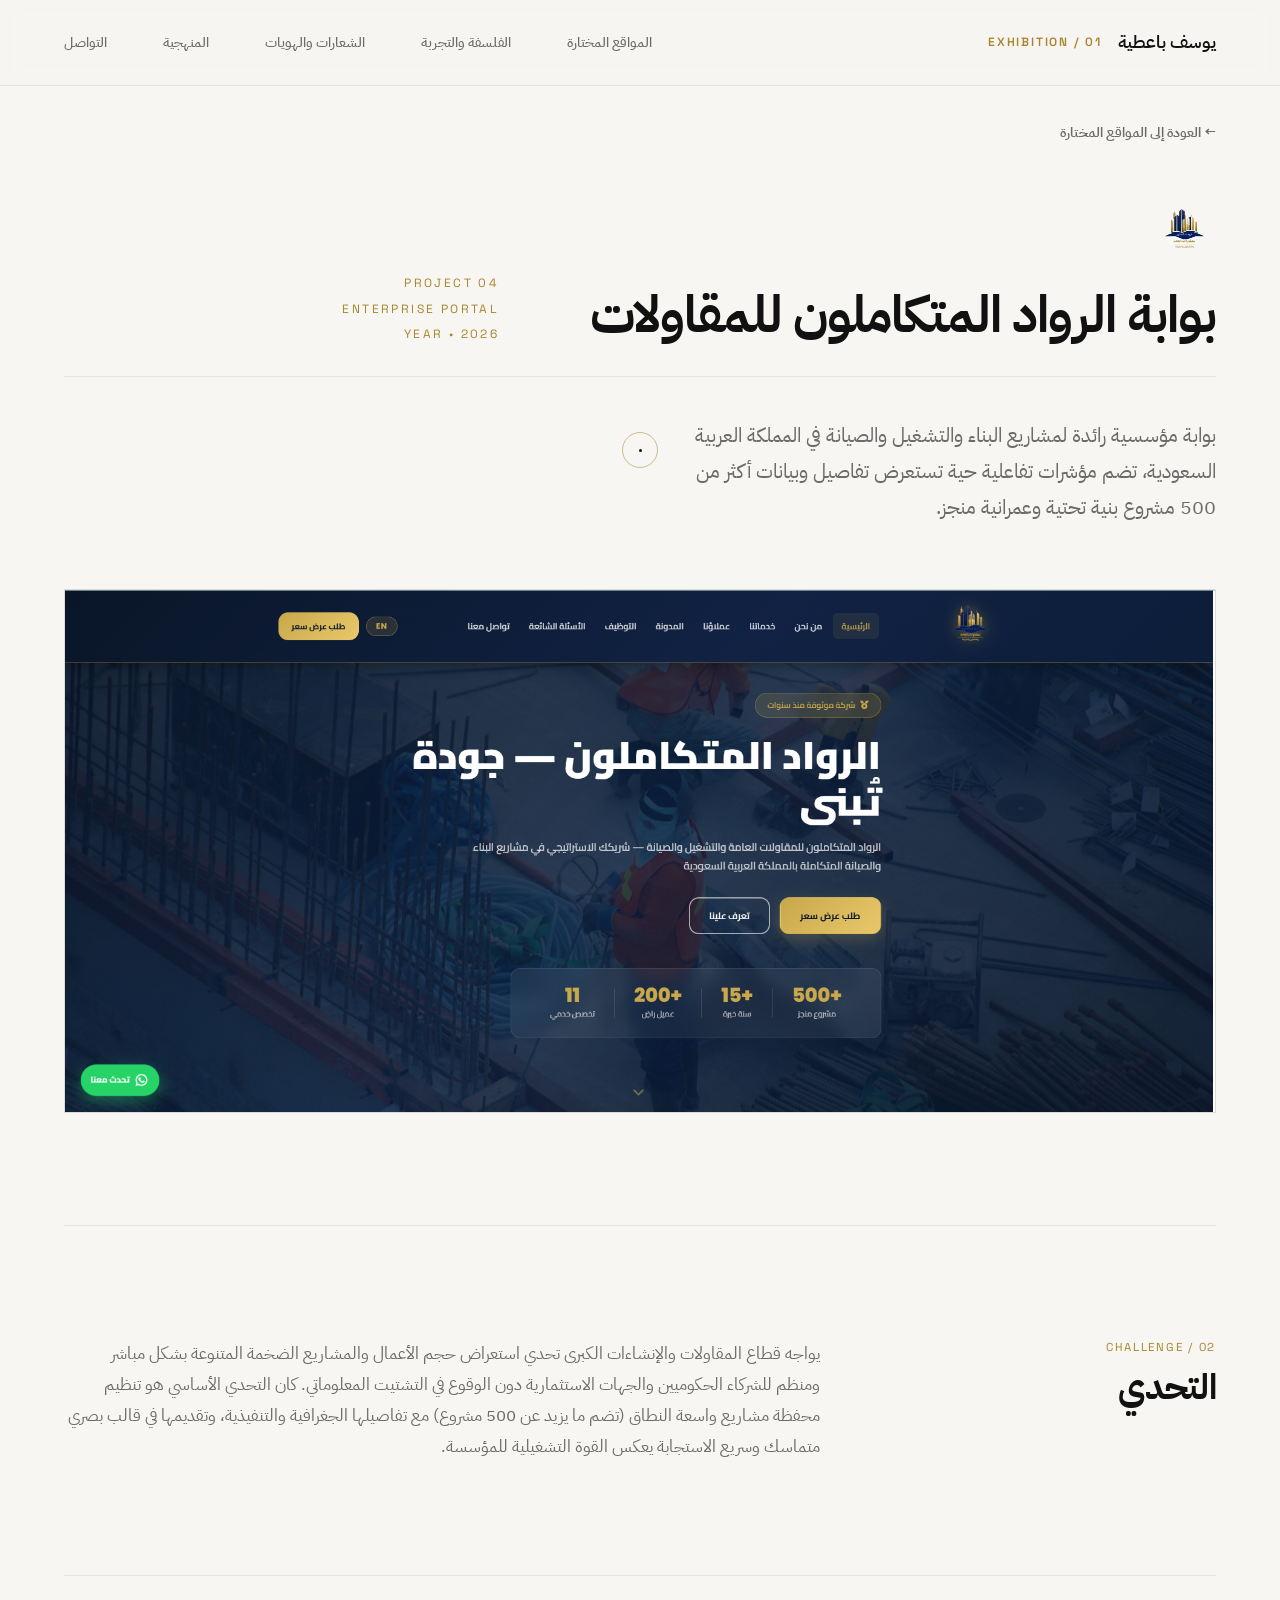
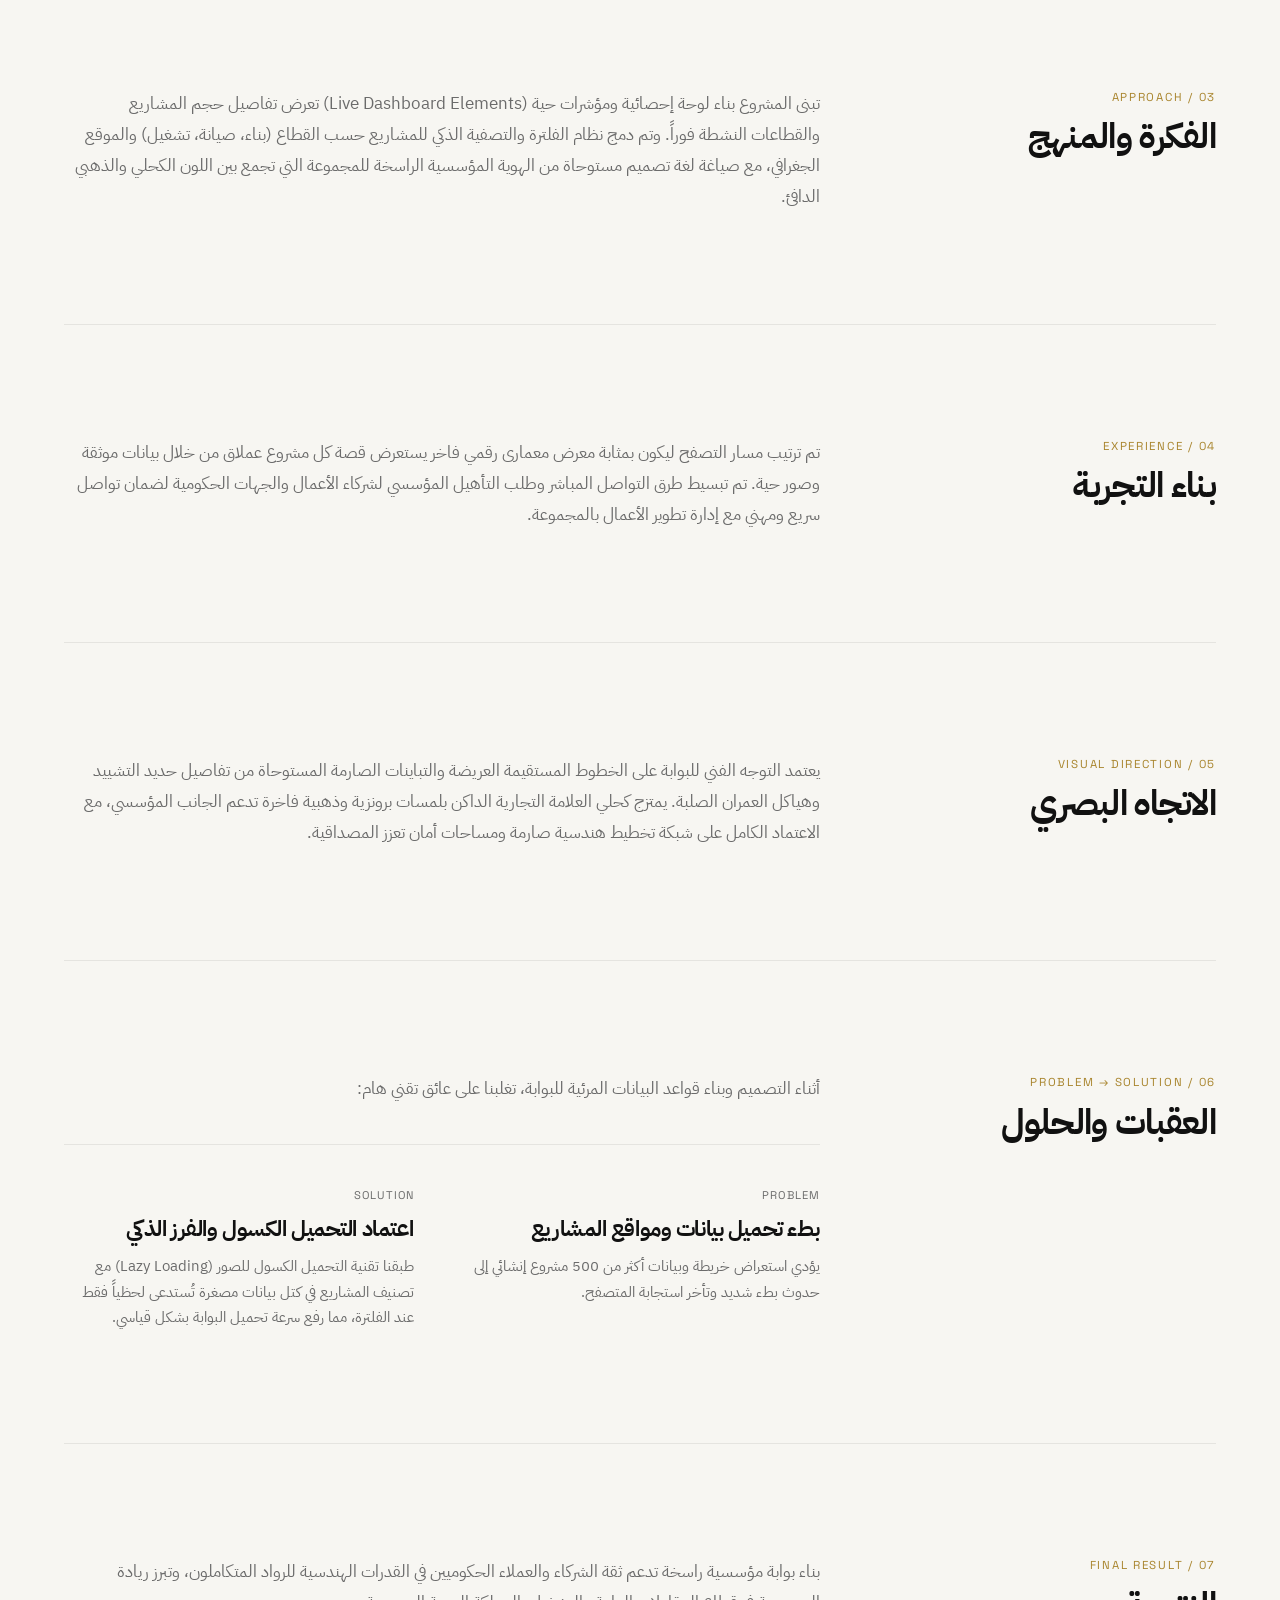
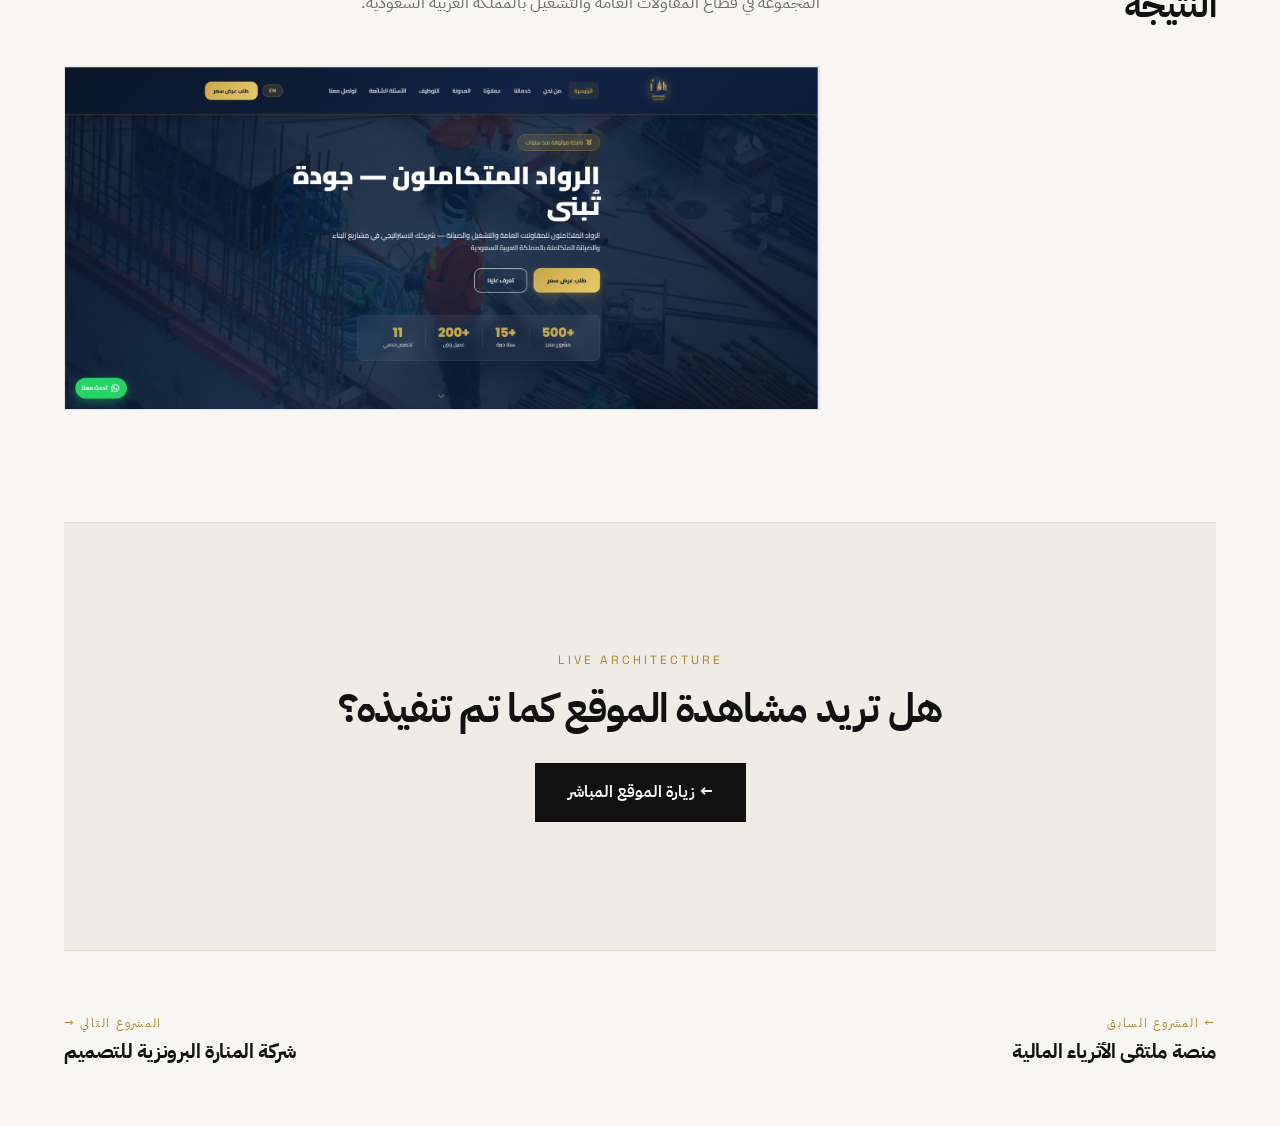
<file: case-study/rouad-contracting.html>
<!DOCTYPE html>
<html lang="ar" dir="rtl">
<head>
    <meta charset="UTF-8">
    <meta name="viewport" content="width=device-width, initial-scale=1.0">
    <meta name="description" content="دراسة حالة تفصيلية لبوابة الرواد المتكاملون للمقاولات - يوسف باعطية 2026.">
    <title>بوابة الرواد المتكاملون للمقاولات | دراسة حالة</title>
    <link rel="stylesheet" href="../index.css">
</head>
<body>

    <!-- Quiet Minimal Header -->
    <header>
        <div class="container navbar">
            <a href="../index.html" class="brand-title">
                <span>يوسف باعطية</span>
                <span class="brand-number">EXHIBITION / 01</span>
            </a>
            
            <button class="nav-toggle" aria-label="القائمة" id="navToggle">
                <span></span>
                <span></span>
            </button>

            <ul class="nav-links" id="navLinks">
                <li><a href="../index.html#websites">المواقع المختارة</a></li>
                <li><a href="../index.html#philosophy">الفلسفة والتجربة</a></li>
                <li><a href="../index.html#marks">الشعارات والهويات</a></li>
                <li><a href="../index.html#process">المنهجية</a></li>
                <li><a href="../index.html#contact">التواصل</a></li>
            </ul>
        </div>
    </header>

    <main class="case-study-page">
        <div class="container">
            
            <!-- Back Link -->
            <nav class="case-back-nav">
                <a href="../index.html#websites" class="case-back-link">
                    &larr; العودة إلى المواقع المختارة
                </a>
            </nav>

            <!-- 01 — PROJECT INTRODUCTION -->
            <section class="case-hero">
                <div class="case-title-row">
                    <div>
                        <!-- Logo Render Integration -->
                        <img src="../logos/alrouad.png" alt="شعار الرواد المتكاملون" style="max-height: 60px; margin-bottom: 1.5rem; display: block; filter: invert(0);">
                        <h1>بوابة الرواد المتكاملون للمقاولات</h1>
                    </div>
                    <div class="case-hero-meta">
                        <span class="mono-tag">PROJECT 04</span>
                        <span class="mono-tag">ENTERPRISE PORTAL</span>
                        <span class="mono-tag">YEAR &bull; 2026</span>
                    </div>
                </div>
                
                <div class="case-intro-block">
                    <div class="case-intro-desc">
                        بوابة مؤسسية رائدة لمشاريع البناء والتشغيل والصيانة في المملكة العربية السعودية، تضم مؤشرات تفاعلية حية تستعرض تفاصيل وبيانات أكثر من 500 مشروع بنية تحتية وعمرانية منجز.
                    </div>
                    <div></div>
                </div>

                <div class="case-hero-image-wrap">
                    <img src="../assets/Screenshot 2026-08-08 011416.png" alt="بوابة الرواد المتكاملون للمقاولات">
                </div>
            </section>

            <!-- 02 — THE CHALLENGE -->
            <section class="case-section">
                <div class="case-section-grid">
                    <div class="case-section-info">
                        <span class="mono-tag">02 / CHALLENGE</span>
                        <h2>التحدي</h2>
                    </div>
                    <div class="case-section-body">
                        <p>يواجه قطاع المقاولات والإنشاءات الكبرى تحدي استعراض حجم الأعمال والمشاريع الضخمة المتنوعة بشكل مباشر ومنظم للشركاء الحكوميين والجهات الاستثمارية دون الوقوع في التشتيت المعلوماتي. كان التحدي الأساسي هو تنظيم محفظة مشاريع واسعة النطاق (تضم ما يزيد عن 500 مشروع) مع تفاصيلها الجغرافية والتنفيذية، وتقديمها في قالب بصري متماسك وسريع الاستجابة يعكس القوة التشغيلية للمؤسسة.</p>
                    </div>
                </div>
            </section>

            <!-- 03 — THE APPROACH -->
            <section class="case-section">
                <div class="case-section-grid">
                    <div class="case-section-info">
                        <span class="mono-tag">03 / APPROACH</span>
                        <h2>الفكرة والمنهج</h2>
                    </div>
                    <div class="case-section-body">
                        <p>تبنى المشروع بناء لوحة إحصائية ومؤشرات حية (Live Dashboard Elements) تعرض تفاصيل حجم المشاريع والقطاعات النشطة فوراً. وتم دمج نظام الفلترة والتصفية الذكي للمشاريع حسب القطاع (بناء، صيانة، تشغيل) والموقع الجغرافي، مع صياغة لغة تصميم مستوحاة من الهوية المؤسسية الراسخة للمجموعة التي تجمع بين اللون الكحلي والذهبي الدافئ.</p>
                    </div>
                </div>
            </section>

            <!-- 04 — THE EXPERIENCE -->
            <section class="case-section">
                <div class="case-section-grid">
                    <div class="case-section-info">
                        <span class="mono-tag">04 / EXPERIENCE</span>
                        <h2>بناء التجربة</h2>
                    </div>
                    <div class="case-section-body">
                        <p>تم ترتيب مسار التصفح ليكون بمثابة معرض معمارى رقمي فاخر يستعرض قصة كل مشروع عملاق من خلال بيانات موثقة وصور حية. تم تبسيط طرق التواصل المباشر وطلب التأهيل المؤسسي لشركاء الأعمال والجهات الحكومية لضمان تواصل سريع ومهني مع إدارة تطوير الأعمال بالمجموعة.</p>
                    </div>
                </div>
            </section>

            <!-- 05 — VISUAL DIRECTION -->
            <section class="case-section">
                <div class="case-section-grid">
                    <div class="case-section-info">
                        <span class="mono-tag">05 / VISUAL DIRECTION</span>
                        <h2>الاتجاه البصري</h2>
                    </div>
                    <div class="case-section-body">
                        <p>يعتمد التوجه الفني للبوابة على الخطوط المستقيمة العريضة والتباينات الصارمة المستوحاة من تفاصيل حديد التشييد وهياكل العمران الصلبة. يمتزج كحلي العلامة التجارية الداكن بلمسات برونزية وذهبية فاخرة تدعم الجانب المؤسسي، مع الاعتماد الكامل على شبكة تخطيط هندسية صارمة ومساحات أمان تعزز المصداقية.</p>
                    </div>
                </div>
            </section>

            <!-- 06 — CHALLENGES & SOLUTIONS -->
            <section class="case-section">
                <div class="case-section-grid">
                    <div class="case-section-info">
                        <span class="mono-tag">06 / PROBLEM &rarr; SOLUTION</span>
                        <h2>العقبات والحلول</h2>
                    </div>
                    <div class="case-section-body">
                        <p>أثناء التصميم وبناء قواعد البيانات المرئية للبوابة، تغلبنا على عائق تقني هام:</p>
                        
                        <div class="case-problem-solution-grid">
                            <div class="case-ps-card">
                                <span class="mono-tag">PROBLEM</span>
                                <h4>بطء تحميل بيانات ومواقع المشاريع</h4>
                                <p>يؤدي استعراض خريطة وبيانات أكثر من 500 مشروع إنشائي إلى حدوث بطء شديد وتأخر استجابة المتصفح.</p>
                            </div>
                            <div class="case-ps-card">
                                <span class="mono-tag">SOLUTION</span>
                                <h4>اعتماد التحميل الكسول والفرز الذكي</h4>
                                <p>طبقنا تقنية التحميل الكسول للصور (Lazy Loading) مع تصنيف المشاريع في كتل بيانات مصغرة تُستدعى لحظياً فقط عند الفلترة، مما رفع سرعة تحميل البوابة بشكل قياسي.</p>
                            </div>
                        </div>
                    </div>
                </div>
            </section>

            <!-- 07 — FINAL RESULT -->
            <section class="case-section">
                <div class="case-section-grid">
                    <div class="case-section-info">
                        <span class="mono-tag">07 / FINAL RESULT</span>
                        <h2>النتيجة</h2>
                    </div>
                    <div class="case-section-body">
                        <p>بناء بوابة مؤسسية راسخة تدعم ثقة الشركاء والعملاء الحكوميين في القدرات الهندسية للرواد المتكاملون، وتبرز ريادة المجموعة في قطاع المقاولات العامة والتشغيل بالمملكة العربية السعودية.</p>
                        <div style="margin-top: 3rem; border: 1px solid var(--border-grid);">
                            <img src="../assets/Screenshot 2026-08-08 011416.png" alt="النتيجة النهائية لبوابة الرواد" style="width: 100%; display: block;">
                        </div>
                    </div>
                </div>
            </section>

            <!-- 08 — LIVE WEBSITE -->
            <section class="case-live-cta">
                <div class="container">
                    <span class="mono-tag">LIVE ARCHITECTURE</span>
                    <h3>هل تريد مشاهدة الموقع كما تم تنفيذه؟</h3>
                    <a href="https://rouad-contracting.sa" target="_blank" class="case-live-btn">
                        &larr; زيارة الموقع المباشر
                    </a>
                </div>
            </section>

            <!-- Previous / Next Project Navigation -->
            <nav class="case-prev-next-nav">
                <a href="elite-finance.html" class="case-nav-item prev-item">
                    <span>&larr; المشروع السابق</span>
                    <h4>منصة ملتقى الأثرياء المالية</h4>
                </a>
                <a href="bronze-minaret.html" class="case-nav-item next-item">
                    <span>المشروع التالي &rarr;</span>
                    <h4>شركة المنارة البرونزية للتصميم</h4>
                </a>
            </nav>

        </div>
    </main>

    <!-- SIGNATURE INTERACTION: Precision Exhibition Reticle Cursor Structure -->
    <div id="reticle-cursor" class="reticle-cursor">
        <div class="reticle-ring"></div>
        <div class="reticle-dot"></div>
        <div class="reticle-coords" id="reticleCoords">POS / 0:0</div>
    </div>

    <script src="../index.js"></script>
</body>
</html>
</file>
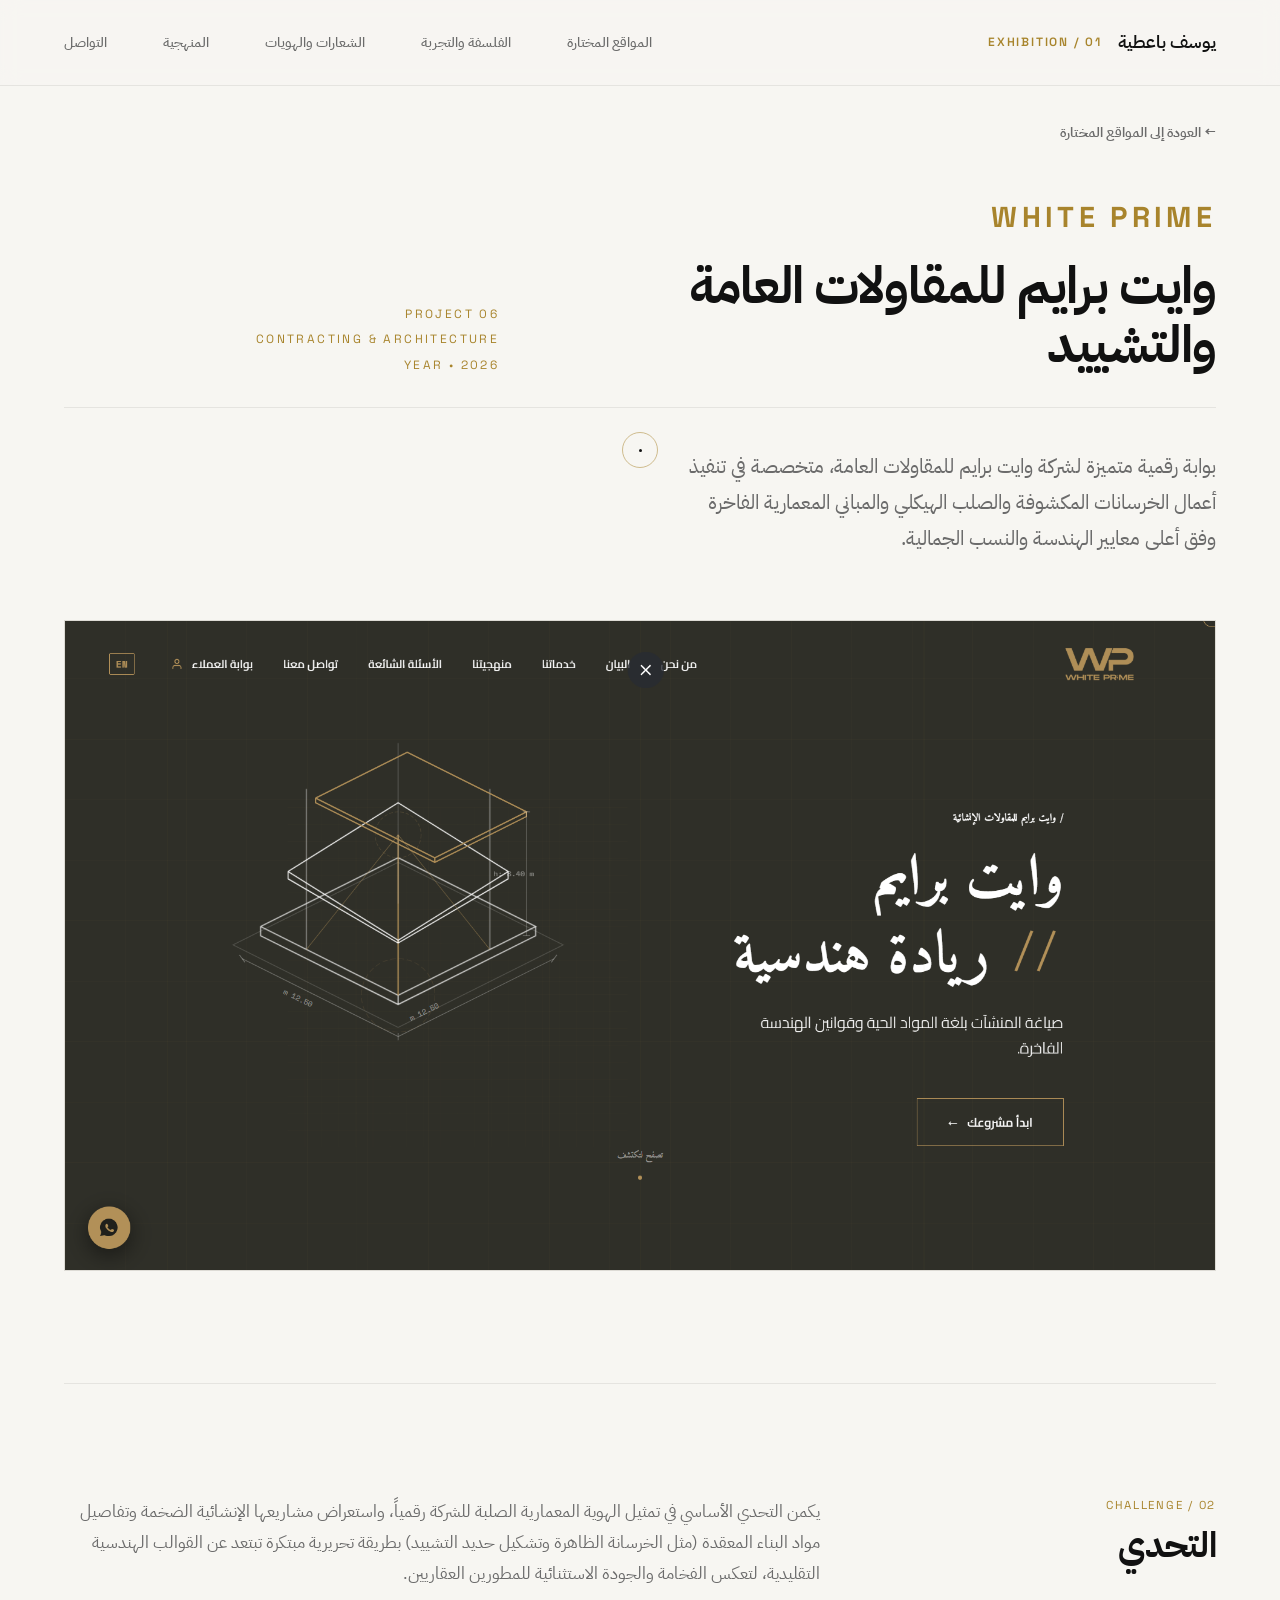
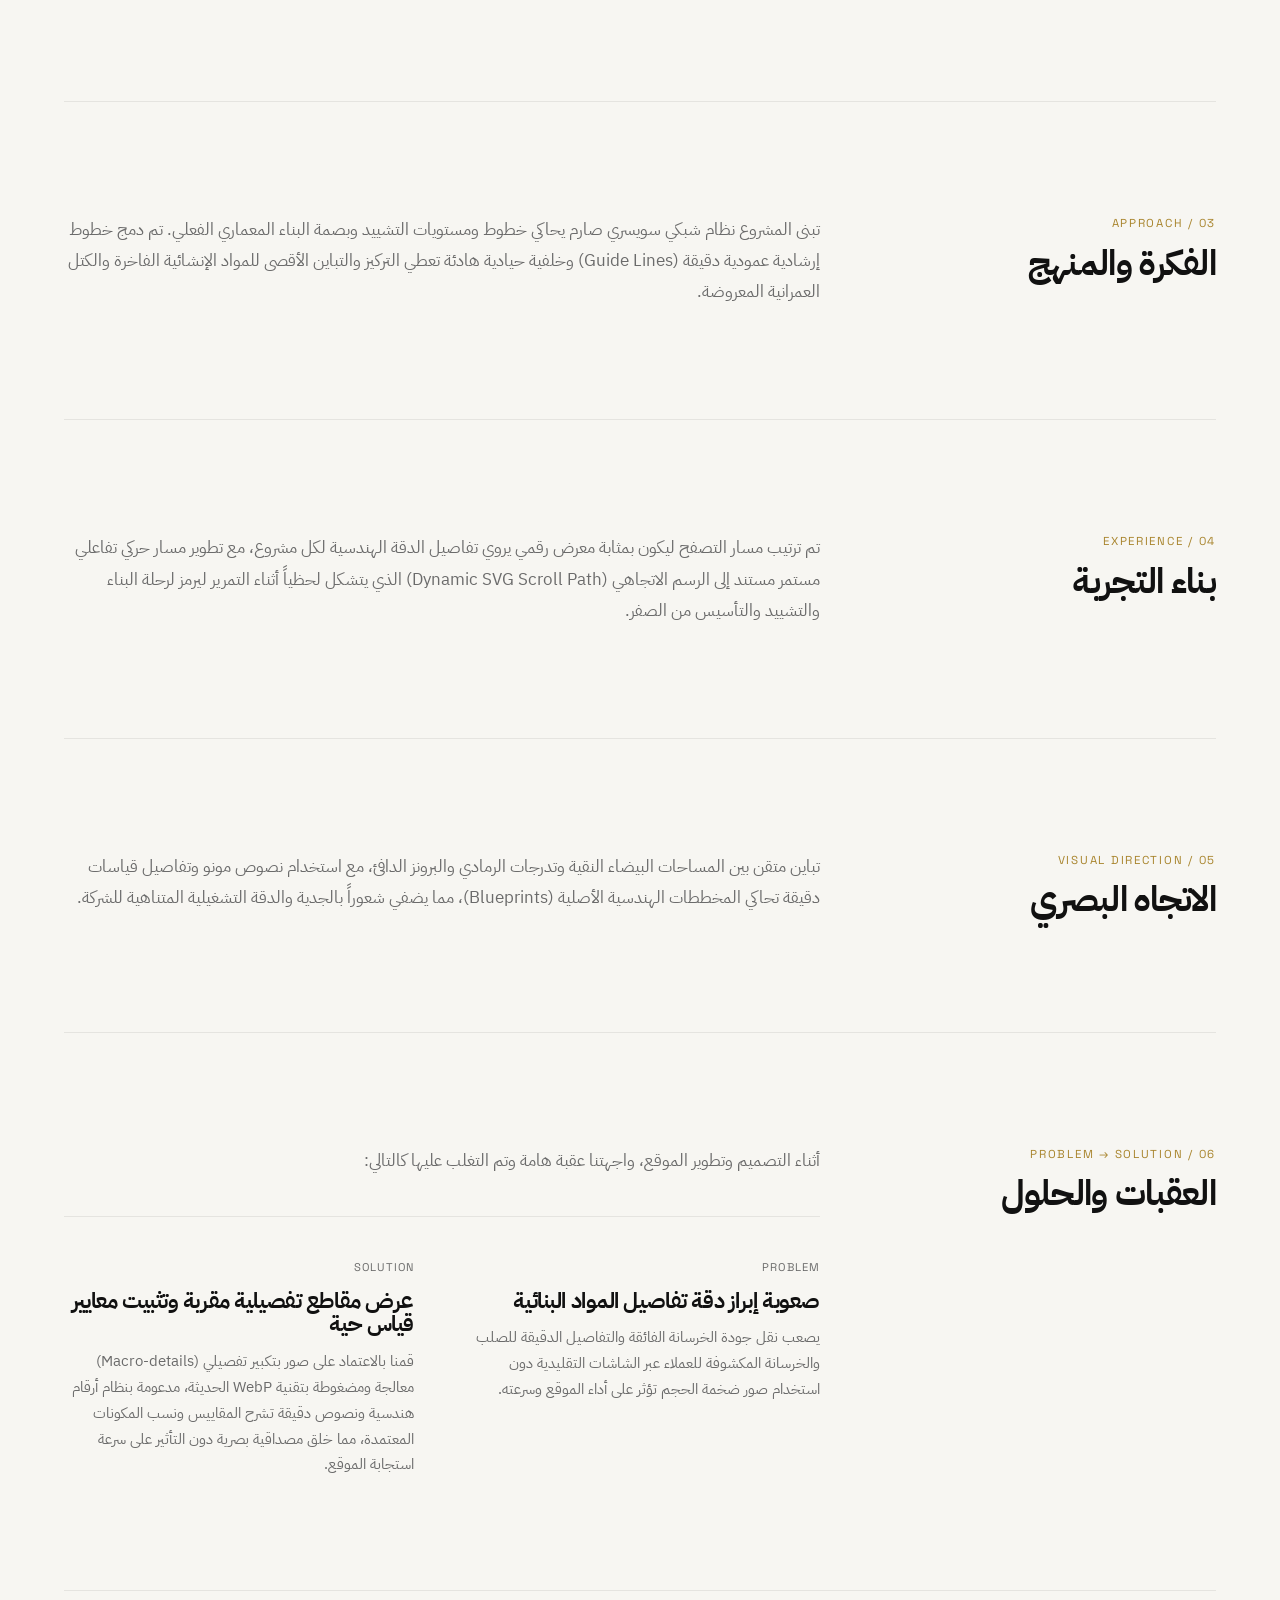
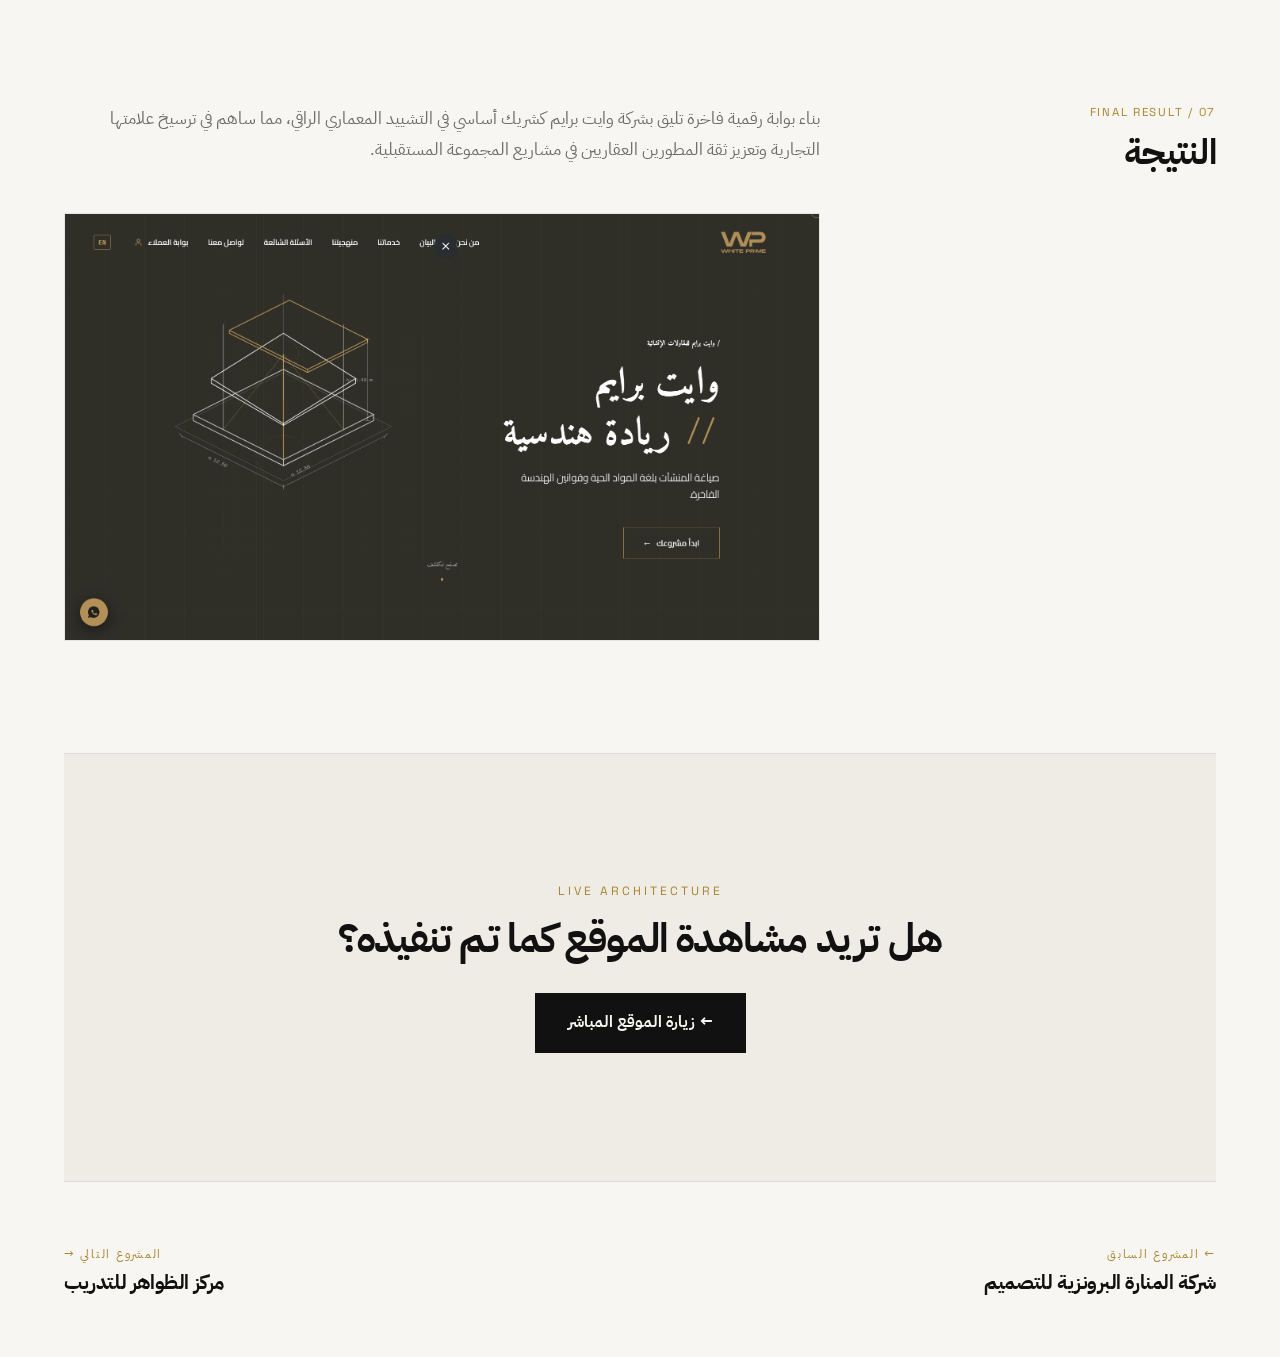
<file: case-study/white-prime.html>
<!DOCTYPE html>
<html lang="ar" dir="rtl">
<head>
    <meta charset="UTF-8">
    <meta name="viewport" content="width=device-width, initial-scale=1.0">
    <meta name="description" content="دراسة حالة تفصيلية لبوابة وايت برايم للمقاولات والتشييد المعماري - يوسف باعطية 2026.">
    <title>وايت برايم للمقاولات والتشييد المعماري | دراسة حالة</title>
    <link rel="stylesheet" href="../index.css">
</head>
<body>

    <!-- Quiet Minimal Header -->
    <header>
        <div class="container navbar">
            <a href="../index.html" class="brand-title">
                <span>يوسف باعطية</span>
                <span class="brand-number">EXHIBITION / 01</span>
            </a>
            
            <button class="nav-toggle" aria-label="القائمة" id="navToggle">
                <span></span>
                <span></span>
            </button>

            <ul class="nav-links" id="navLinks">
                <li><a href="../index.html#websites">المواقع المختارة</a></li>
                <li><a href="../index.html#philosophy">الفلسفة والتجربة</a></li>
                <li><a href="../index.html#marks">الشعارات والهويات</a></li>
                <li><a href="../index.html#process">المنهجية</a></li>
                <li><a href="../index.html#contact">التواصل</a></li>
            </ul>
        </div>
    </header>

    <main class="case-study-page">
        <div class="container">
            
            <!-- Back Link -->
            <nav class="case-back-nav">
                <a href="../index.html#websites" class="case-back-link">
                    &larr; العودة إلى المواقع المختارة
                </a>
            </nav>

            <!-- 01 — PROJECT INTRODUCTION -->
            <section class="case-hero">
                <div class="case-title-row">
                    <div>
                        <!-- Typography Brand Logo -->
                        <h2 style="font-family: var(--font-english); letter-spacing: 0.15em; font-size: 1.8rem; font-weight: 700; color: var(--accent-color); margin-bottom: 1.5rem;">WHITE PRIME</h2>
                        <h1>وايت برايم للمقاولات العامة والتشييد</h1>
                    </div>
                    <div class="case-hero-meta">
                        <span class="mono-tag">PROJECT 06</span>
                        <span class="mono-tag">CONTRACTING & ARCHITECTURE</span>
                        <span class="mono-tag">YEAR &bull; 2026</span>
                    </div>
                </div>
                
                <div class="case-intro-block">
                    <div class="case-intro-desc">
                        بوابة رقمية متميزة لشركة وايت برايم للمقاولات العامة، متخصصة في تنفيذ أعمال الخرسانات المكشوفة والصلب الهيكلي والمباني المعمارية الفاخرة وفق أعلى معايير الهندسة والنسب الجمالية.
                    </div>
                    <div></div>
                </div>

                <div class="case-hero-image-wrap">
                    <img src="../assets/WP.png" alt="وايت برايم للمقاولات العامة والتشييد">
                </div>
            </section>

            <!-- 02 — THE CHALLENGE -->
            <section class="case-section">
                <div class="case-section-grid">
                    <div class="case-section-info">
                        <span class="mono-tag">02 / CHALLENGE</span>
                        <h2>التحدي</h2>
                    </div>
                    <div class="case-section-body">
                        <p>يكمن التحدي الأساسي في تمثيل الهوية المعمارية الصلبة للشركة رقمياً، واستعراض مشاريعها الإنشائية الضخمة وتفاصيل مواد البناء المعقدة (مثل الخرسانة الظاهرة وتشكيل حديد التشييد) بطريقة تحريرية مبتكرة تبتعد عن القوالب الهندسية التقليدية، لتعكس الفخامة والجودة الاستثنائية للمطورين العقاريين.</p>
                    </div>
                </div>
            </section>

            <!-- 03 — THE APPROACH -->
            <section class="case-section">
                <div class="case-section-grid">
                    <div class="case-section-info">
                        <span class="mono-tag">03 / APPROACH</span>
                        <h2>الفكرة والمنهج</h2>
                    </div>
                    <div class="case-section-body">
                        <p>تبنى المشروع نظام شبكي سويسري صارم يحاكي خطوط ومستويات التشييد وبصمة البناء المعماري الفعلي. تم دمج خطوط إرشادية عمودية دقيقة (Guide Lines) وخلفية حيادية هادئة تعطي التركيز والتباين الأقصى للمواد الإنشائية الفاخرة والكتل العمرانية المعروضة.</p>
                    </div>
                </div>
            </section>

            <!-- 04 — THE EXPERIENCE -->
            <section class="case-section">
                <div class="case-section-grid">
                    <div class="case-section-info">
                        <span class="mono-tag">04 / EXPERIENCE</span>
                        <h2>بناء التجربة</h2>
                    </div>
                    <div class="case-section-body">
                        <p>تم ترتيب مسار التصفح ليكون بمثابة معرض رقمي يروي تفاصيل الدقة الهندسية لكل مشروع، مع تطوير مسار حركي تفاعلي مستمر مستند إلى الرسم الاتجاهي (Dynamic SVG Scroll Path) الذي يتشكل لحظياً أثناء التمرير ليرمز لرحلة البناء والتشييد والتأسيس من الصفر.</p>
                    </div>
                </div>
            </section>

            <!-- 05 — VISUAL DIRECTION -->
            <section class="case-section">
                <div class="case-section-grid">
                    <div class="case-section-info">
                        <span class="mono-tag">05 / VISUAL DIRECTION</span>
                        <h2>الاتجاه البصري</h2>
                    </div>
                    <div class="case-section-body">
                        <p>تباين متقن بين المساحات البيضاء النقية وتدرجات الرمادي والبرونز الدافئ، مع استخدام نصوص مونو وتفاصيل قياسات دقيقة تحاكي المخططات الهندسية الأصلية (Blueprints)، مما يضفي شعوراً بالجدية والدقة التشغيلية المتناهية للشركة.</p>
                    </div>
                </div>
            </section>

            <!-- 06 — CHALLENGES & SOLUTIONS -->
            <section class="case-section">
                <div class="case-section-grid">
                    <div class="case-section-info">
                        <span class="mono-tag">06 / PROBLEM &rarr; SOLUTION</span>
                        <h2>العقبات والحلول</h2>
                    </div>
                    <div class="case-section-body">
                        <p>أثناء التصميم وتطوير الموقع، واجهتنا عقبة هامة وتم التغلب عليها كالتالي:</p>
                        
                        <div class="case-problem-solution-grid">
                            <div class="case-ps-card">
                                <span class="mono-tag">PROBLEM</span>
                                <h4>صعوبة إبراز دقة تفاصيل المواد البنائية</h4>
                                <p>يصعب نقل جودة الخرسانة الفائقة والتفاصيل الدقيقة للصلب والخرسانة المكشوفة للعملاء عبر الشاشات التقليدية دون استخدام صور ضخمة الحجم تؤثر على أداء الموقع وسرعته.</p>
                            </div>
                            <div class="case-ps-card">
                                <span class="mono-tag">SOLUTION</span>
                                <h4>عرض مقاطع تفصيلية مقربة وتثبيت معايير قياس حية</h4>
                                <p>قمنا بالاعتماد على صور بتكبير تفصيلي (Macro-details) معالجة ومضغوطة بتقنية WebP الحديثة، مدعومة بنظام أرقام هندسية ونصوص دقيقة تشرح المقاييس ونسب المكونات المعتمدة، مما خلق مصداقية بصرية دون التأثير على سرعة استجابة الموقع.</p>
                            </div>
                        </div>
                    </div>
                </div>
            </section>

            <!-- 07 — FINAL RESULT -->
            <section class="case-section">
                <div class="case-section-grid">
                    <div class="case-section-info">
                        <span class="mono-tag">07 / FINAL RESULT</span>
                        <h2>النتيجة</h2>
                    </div>
                    <div class="case-section-body">
                        <p>بناء بوابة رقمية فاخرة تليق بشركة وايت برايم كشريك أساسي في التشييد المعماري الراقي، مما ساهم في ترسيخ علامتها التجارية وتعزيز ثقة المطورين العقاريين في مشاريع المجموعة المستقبلية.</p>
                        <div style="margin-top: 3rem; border: 1px solid var(--border-grid);">
                            <img src="../assets/WP.png" alt="النتيجة النهائية لموقع وايت برايم" style="width: 100%; display: block;">
                        </div>
                    </div>
                </div>
            </section>

            <!-- 08 — LIVE WEBSITE -->
            <section class="case-live-cta">
                <div class="container">
                    <span class="mono-tag">LIVE ARCHITECTURE</span>
                    <h3>هل تريد مشاهدة الموقع كما تم تنفيذه؟</h3>
                    <a href="https://whiteprime.online/" target="_blank" class="case-live-btn">
                        &larr; زيارة الموقع المباشر
                    </a>
                </div>
            </section>

            <!-- Previous / Next Project Navigation -->
            <nav class="case-prev-next-nav">
                <a href="bronze-minaret.html" class="case-nav-item prev-item">
                    <span>&larr; المشروع السابق</span>
                    <h4>شركة المنارة البرونزية للتصميم</h4>
                </a>
                <a href="aldhawaher.html" class="case-nav-item next-item">
                    <span>المشروع التالي &rarr;</span>
                    <h4>مركز الظواهر للتدريب</h4>
                </a>
            </nav>

        </div>
    </main>

    <!-- SIGNATURE INTERACTION: Precision Exhibition Reticle Cursor Structure -->
    <div id="reticle-cursor" class="reticle-cursor">
        <div class="reticle-ring"></div>
        <div class="reticle-dot"></div>
        <div class="reticle-coords" id="reticleCoords">POS / 0:0</div>
    </div>

    <script src="../index.js"></script>
</body>
</html>
</file>
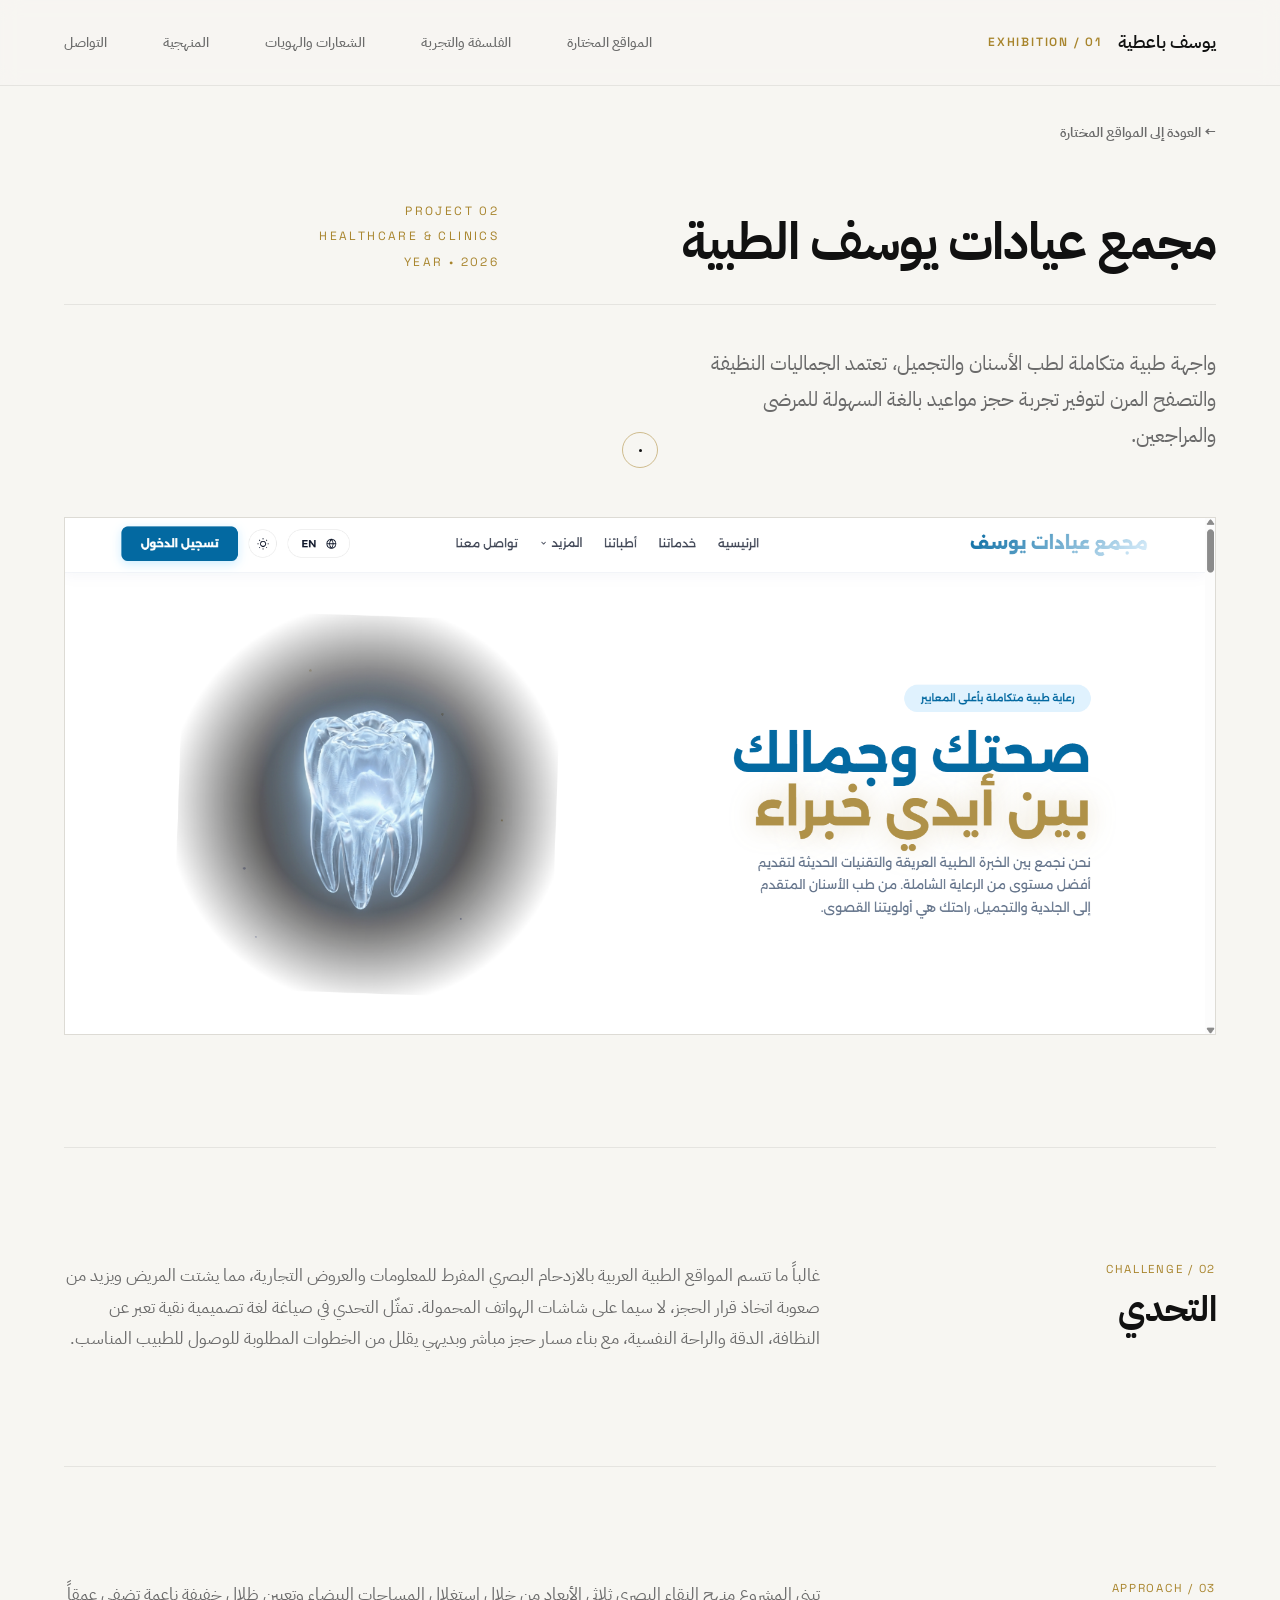
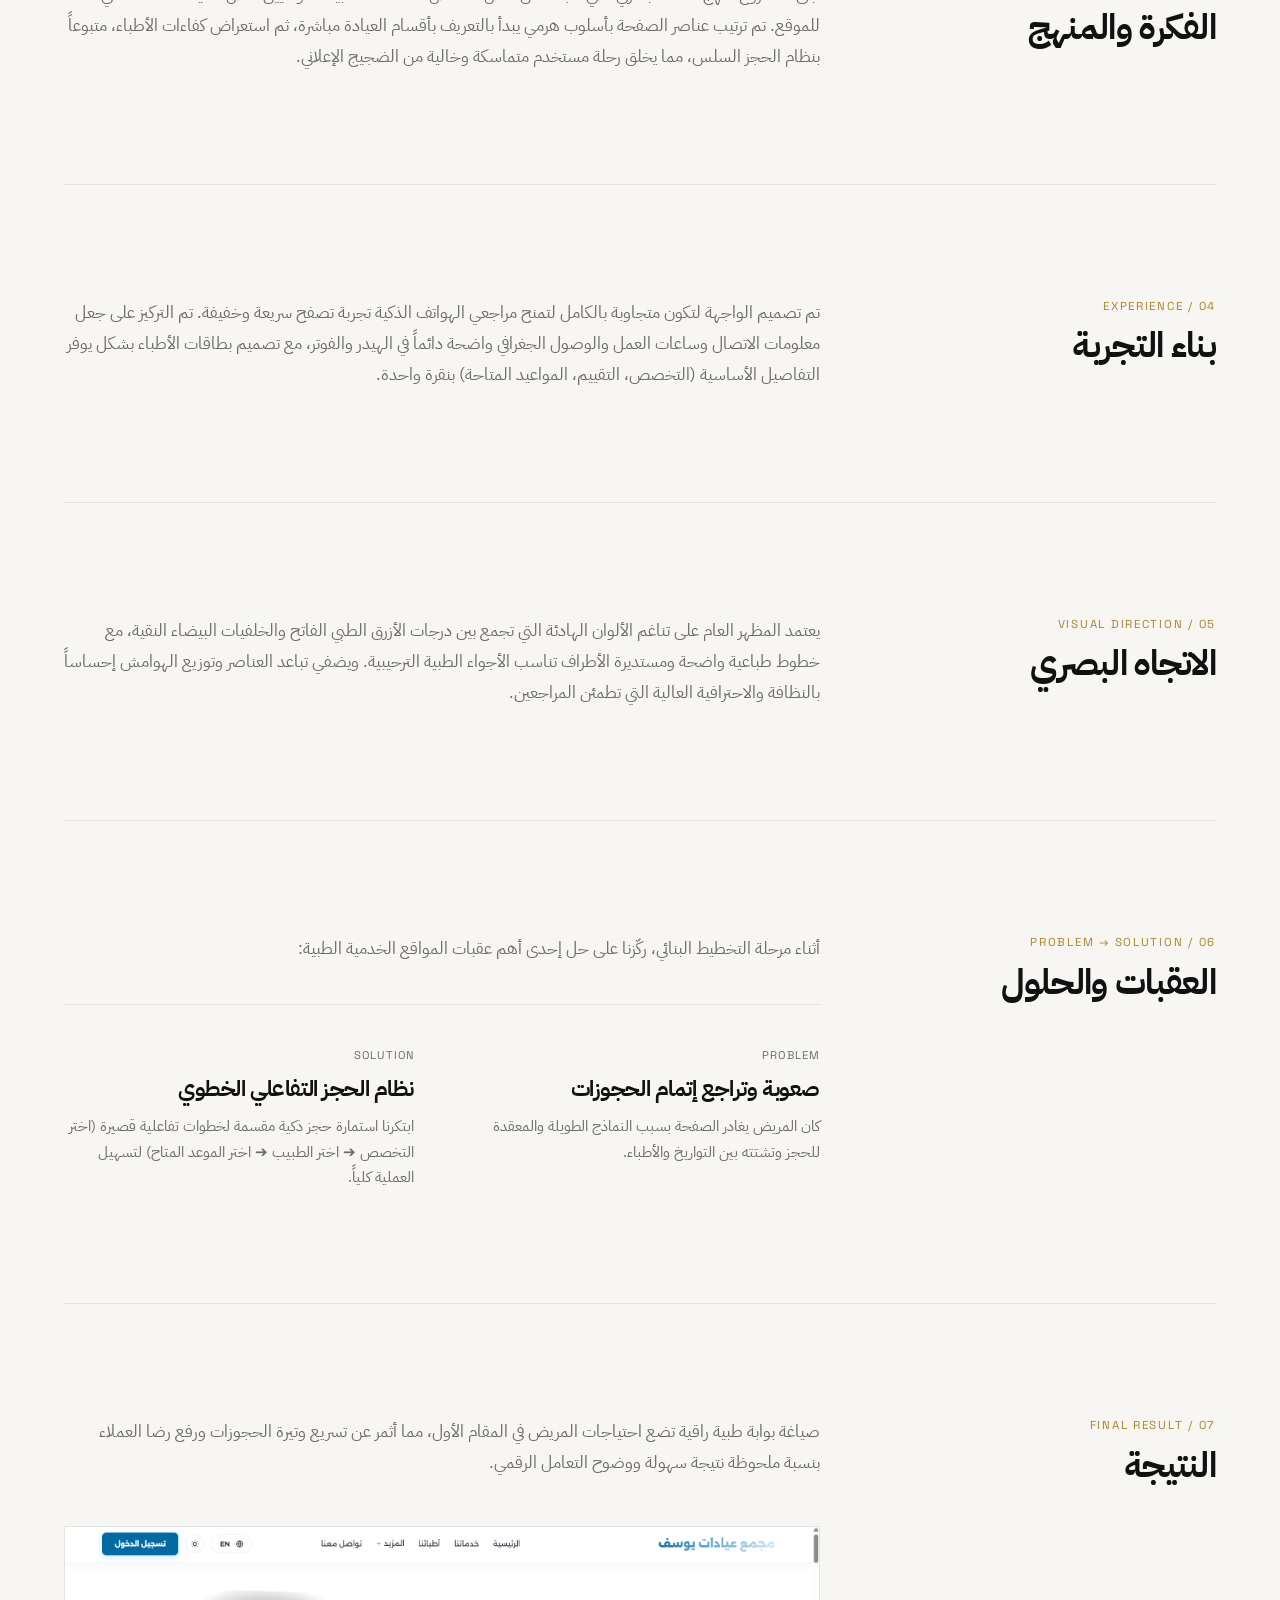
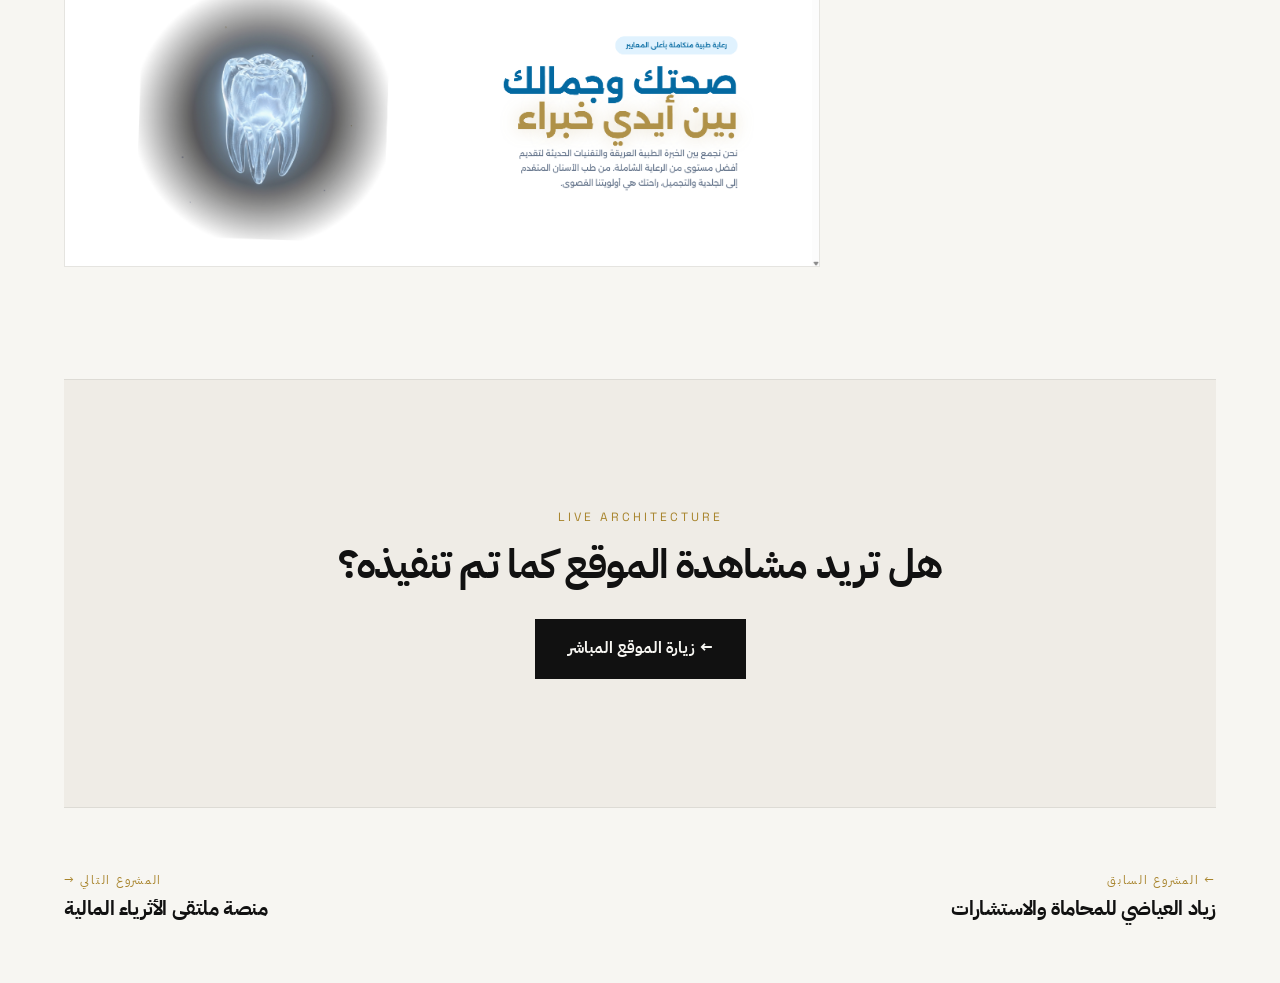
<file: case-study/yousef-clinics.html>
<!DOCTYPE html>
<html lang="ar" dir="rtl">
<head>
    <meta charset="UTF-8">
    <meta name="viewport" content="width=device-width, initial-scale=1.0">
    <meta name="description" content="دراسة حالة تفصيلية لمجمع عيادات يوسف الطبية - يوسف باعطية 2026.">
    <title>مجمع عيادات يوسف الطبية | دراسة حالة</title>
    <link rel="stylesheet" href="../index.css">
</head>
<body>

    <!-- Quiet Minimal Header -->
    <header>
        <div class="container navbar">
            <a href="../index.html" class="brand-title">
                <span>يوسف باعطية</span>
                <span class="brand-number">EXHIBITION / 01</span>
            </a>
            
            <button class="nav-toggle" aria-label="القائمة" id="navToggle">
                <span></span>
                <span></span>
            </button>

            <ul class="nav-links" id="navLinks">
                <li><a href="../index.html#websites">المواقع المختارة</a></li>
                <li><a href="../index.html#philosophy">الفلسفة والتجربة</a></li>
                <li><a href="../index.html#marks">الشعارات والهويات</a></li>
                <li><a href="../index.html#process">المنهجية</a></li>
                <li><a href="../index.html#contact">التواصل</a></li>
            </ul>
        </div>
    </header>

    <main class="case-study-page">
        <div class="container">
            
            <!-- Back Link -->
            <nav class="case-back-nav">
                <a href="../index.html#websites" class="case-back-link">
                    &larr; العودة إلى المواقع المختارة
                </a>
            </nav>

            <!-- 01 — PROJECT INTRODUCTION -->
            <section class="case-hero">
                <div class="case-title-row">
                    <h1>مجمع عيادات يوسف الطبية</h1>
                    <div class="case-hero-meta">
                        <span class="mono-tag">PROJECT 02</span>
                        <span class="mono-tag">HEALTHCARE & CLINICS</span>
                        <span class="mono-tag">YEAR &bull; 2026</span>
                    </div>
                </div>
                
                <div class="case-intro-block">
                    <div class="case-intro-desc">
                        واجهة طبية متكاملة لطب الأسنان والتجميل، تعتمد الجماليات النظيفة والتصفح المرن لتوفير تجربة حجز مواعيد بالغة السهولة للمرضى والمراجعين.
                    </div>
                    <div></div>
                </div>

                <div class="case-hero-image-wrap">
                    <img src="../assets/Screenshot 2026-08-06 203414.png" alt="مجمع عيادات يوسف الطبية">
                </div>
            </section>

            <!-- 02 — THE CHALLENGE -->
            <section class="case-section">
                <div class="case-section-grid">
                    <div class="case-section-info">
                        <span class="mono-tag">02 / CHALLENGE</span>
                        <h2>التحدي</h2>
                    </div>
                    <div class="case-section-body">
                        <p>غالباً ما تتسم المواقع الطبية العربية بالازدحام البصري المفرط للمعلومات والعروض التجارية، مما يشتت المريض ويزيد من صعوبة اتخاذ قرار الحجز، لا سيما على شاشات الهواتف المحمولة. تمثّل التحدي في صياغة لغة تصميمية نقية تعبر عن النظافة، الدقة والراحة النفسية، مع بناء مسار حجز مباشر وبديهي يقلل من الخطوات المطلوبة للوصول للطبيب المناسب.</p>
                    </div>
                </div>
            </section>

            <!-- 03 — THE APPROACH -->
            <section class="case-section">
                <div class="case-section-grid">
                    <div class="case-section-info">
                        <span class="mono-tag">03 / APPROACH</span>
                        <h2>الفكرة والمنهج</h2>
                    </div>
                    <div class="case-section-body">
                        <p>تبنى المشروع منهج النقاء البصري ثلاثي الأبعاد من خلال استغلال المساحات البيضاء وتعيين ظلال خفيفة ناعمة تضفي عمقاً للموقع. تم ترتيب عناصر الصفحة بأسلوب هرمي يبدأ بالتعريف بأقسام العيادة مباشرة، ثم استعراض كفاءات الأطباء، متبوعاً بنظام الحجز السلس، مما يخلق رحلة مستخدم متماسكة وخالية من الضجيج الإعلاني.</p>
                    </div>
                </div>
            </section>

            <!-- 04 — THE EXPERIENCE -->
            <section class="case-section">
                <div class="case-section-grid">
                    <div class="case-section-info">
                        <span class="mono-tag">04 / EXPERIENCE</span>
                        <h2>بناء التجربة</h2>
                    </div>
                    <div class="case-section-body">
                        <p>تم تصميم الواجهة لتكون متجاوبة بالكامل لتمنح مراجعي الهواتف الذكية تجربة تصفح سريعة وخفيفة. تم التركيز على جعل معلومات الاتصال وساعات العمل والوصول الجغرافي واضحة دائماً في الهيدر والفوتر، مع تصميم بطاقات الأطباء بشكل يوفر التفاصيل الأساسية (التخصص، التقييم، المواعيد المتاحة) بنقرة واحدة.</p>
                    </div>
                </div>
            </section>

            <!-- 05 — VISUAL DIRECTION -->
            <section class="case-section">
                <div class="case-section-grid">
                    <div class="case-section-info">
                        <span class="mono-tag">05 / VISUAL DIRECTION</span>
                        <h2>الاتجاه البصري</h2>
                    </div>
                    <div class="case-section-body">
                        <p>يعتمد المظهر العام على تناغم الألوان الهادئة التي تجمع بين درجات الأزرق الطبي الفاتح والخلفيات البيضاء النقية، مع خطوط طباعية واضحة ومستديرة الأطراف تناسب الأجواء الطبية الترحيبية. ويضفي تباعد العناصر وتوزيع الهوامش إحساساً بالنظافة والاحترافية العالية التي تطمئن المراجعين.</p>
                    </div>
                </div>
            </section>

            <!-- 06 — CHALLENGES & SOLUTIONS -->
            <section class="case-section">
                <div class="case-section-grid">
                    <div class="case-section-info">
                        <span class="mono-tag">06 / PROBLEM &rarr; SOLUTION</span>
                        <h2>العقبات والحلول</h2>
                    </div>
                    <div class="case-section-body">
                        <p>أثناء مرحلة التخطيط البنائي، ركّزنا على حل إحدى أهم عقبات المواقع الخدمية الطبية:</p>
                        
                        <div class="case-problem-solution-grid">
                            <div class="case-ps-card">
                                <span class="mono-tag">PROBLEM</span>
                                <h4>صعوبة وتراجع إتمام الحجوزات</h4>
                                <p>كان المريض يغادر الصفحة بسبب النماذج الطويلة والمعقدة للحجز وتشتته بين التواريخ والأطباء.</p>
                            </div>
                            <div class="case-ps-card">
                                <span class="mono-tag">SOLUTION</span>
                                <h4>نظام الحجز التفاعلي الخطوي</h4>
                                <p>ابتكرنا استمارة حجز ذكية مقسمة لخطوات تفاعلية قصيرة (اختر التخصص ➔ اختر الطبيب ➔ اختر الموعد المتاح) لتسهيل العملية كلياً.</p>
                            </div>
                        </div>
                    </div>
                </div>
            </section>

            <!-- 07 — FINAL RESULT -->
            <section class="case-section">
                <div class="case-section-grid">
                    <div class="case-section-info">
                        <span class="mono-tag">07 / FINAL RESULT</span>
                        <h2>النتيجة</h2>
                    </div>
                    <div class="case-section-body">
                        <p>صياغة بوابة طبية راقية تضع احتياجات المريض في المقام الأول، مما أثمر عن تسريع وتيرة الحجوزات ورفع رضا العملاء بنسبة ملحوظة نتيجة سهولة ووضوح التعامل الرقمي.</p>
                        <div style="margin-top: 3rem; border: 1px solid var(--border-grid);">
                            <img src="../assets/Screenshot 2026-08-06 203414.png" alt="النتيجة النهائية لمجمع عيادات يوسف" style="width: 100%; display: block;">
                        </div>
                    </div>
                </div>
            </section>

            <!-- 08 — LIVE WEBSITE -->
            <section class="case-live-cta">
                <div class="container">
                    <span class="mono-tag">LIVE ARCHITECTURE</span>
                    <h3>هل تريد مشاهدة الموقع كما تم تنفيذه؟</h3>
                    <a href="https://yousef-clinics.com" target="_blank" class="case-live-btn">
                        &larr; زيارة الموقع المباشر
                    </a>
                </div>
            </section>

            <!-- Previous / Next Project Navigation -->
            <nav class="case-prev-next-nav">
                <a href="ziyad-al-ayadi.html" class="case-nav-item prev-item">
                    <span>&larr; المشروع السابق</span>
                    <h4>زياد العياضي للمحاماة والاستشارات</h4>
                </a>
                <a href="elite-finance.html" class="case-nav-item next-item">
                    <span>المشروع التالي &rarr;</span>
                    <h4>منصة ملتقى الأثرياء المالية</h4>
                </a>
            </nav>

        </div>
    </main>

    <!-- SIGNATURE INTERACTION: Precision Exhibition Reticle Cursor Structure -->
    <div id="reticle-cursor" class="reticle-cursor">
        <div class="reticle-ring"></div>
        <div class="reticle-dot"></div>
        <div class="reticle-coords" id="reticleCoords">POS / 0:0</div>
    </div>

    <script src="../index.js"></script>
</body>
</html>
</file>
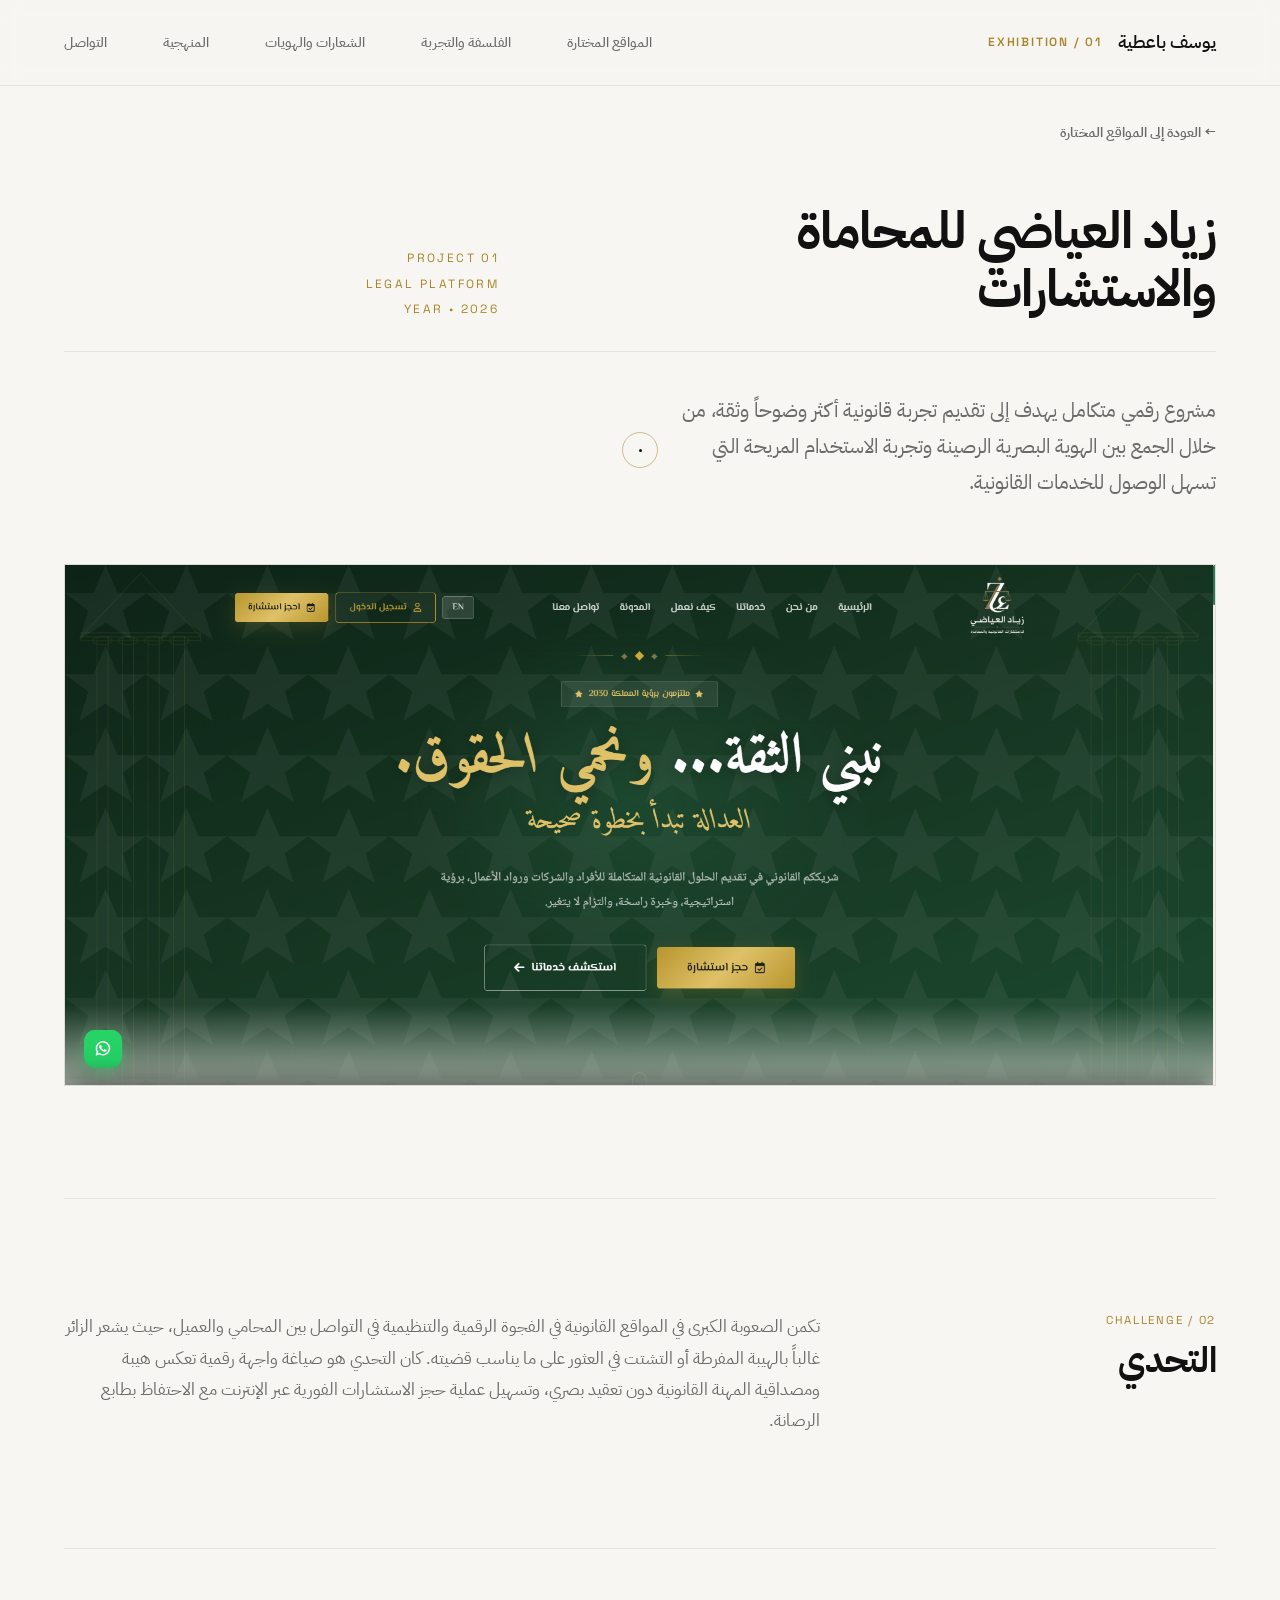
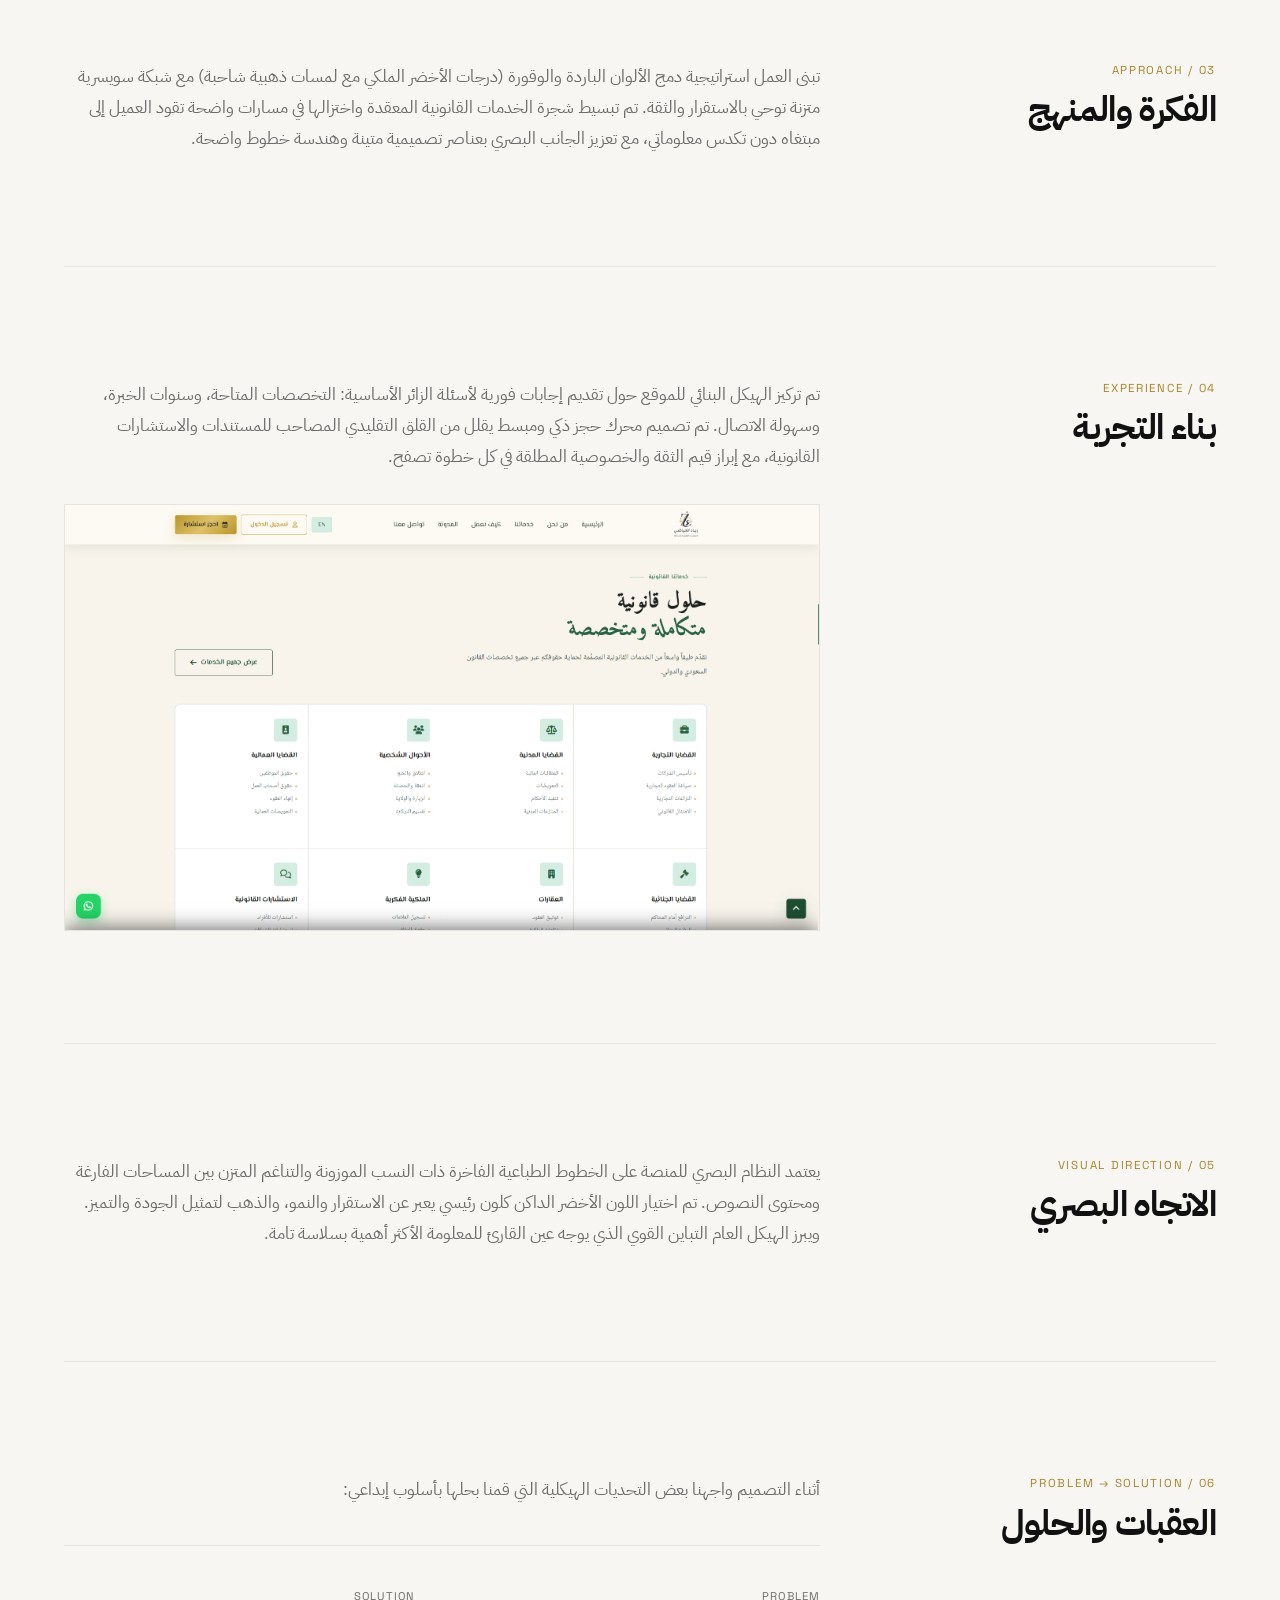
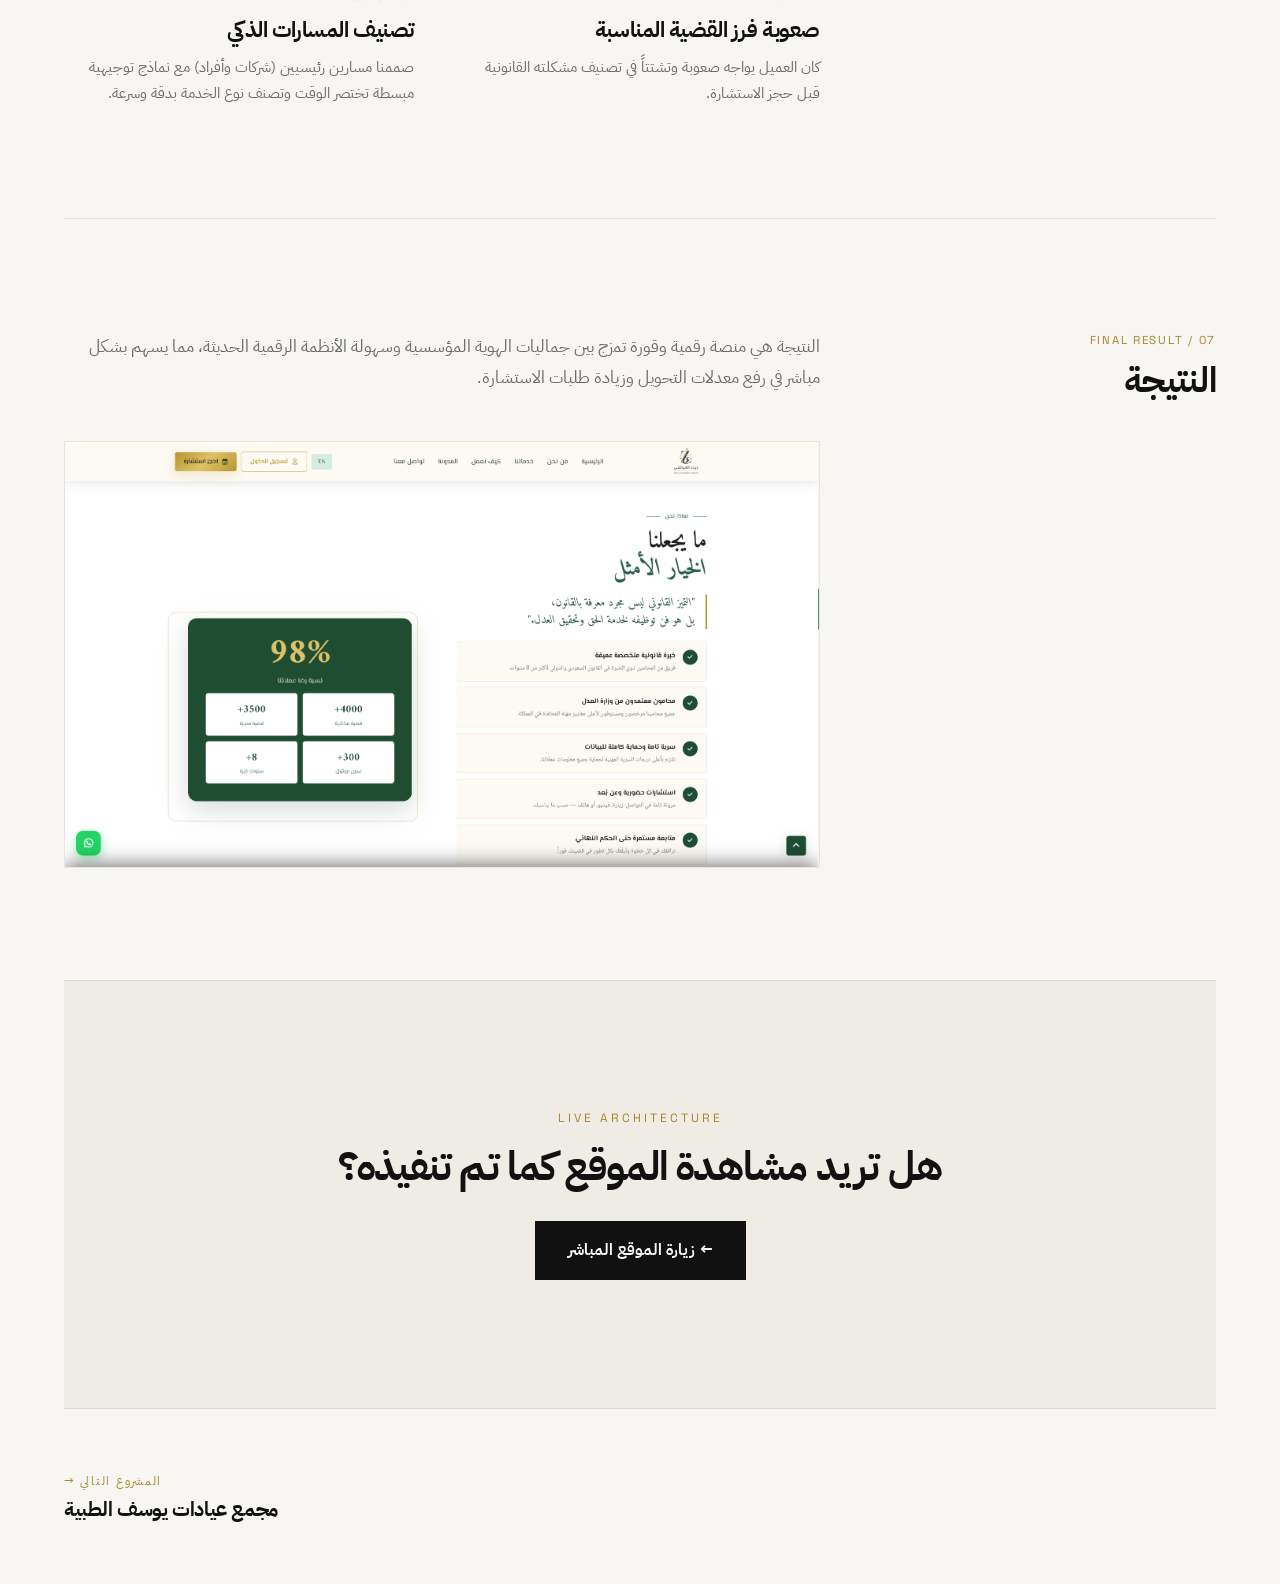
<file: case-study/ziyad-al-ayadi.html>
<!DOCTYPE html>
<html lang="ar" dir="rtl">
<head>
    <meta charset="UTF-8">
    <meta name="viewport" content="width=device-width, initial-scale=1.0">
    <meta name="description" content="دراسة حالة تفصيلية لمنصة زياد العياضي للمحاماة والاستشارات - يوسف باعطية 2026.">
    <title>منصة زياد العياضي للمحاماة | دراسة حالة</title>
    <link rel="stylesheet" href="../index.css">
</head>
<body>

    <!-- Quiet Minimal Header -->
    <header>
        <div class="container navbar">
            <a href="../index.html" class="brand-title">
                <span>يوسف باعطية</span>
                <span class="brand-number">EXHIBITION / 01</span>
            </a>
            
            <button class="nav-toggle" aria-label="القائمة" id="navToggle">
                <span></span>
                <span></span>
            </button>

            <ul class="nav-links" id="navLinks">
                <li><a href="../index.html#websites">المواقع المختارة</a></li>
                <li><a href="../index.html#philosophy">الفلسفة والتجربة</a></li>
                <li><a href="../index.html#marks">الشعارات والهويات</a></li>
                <li><a href="../index.html#process">المنهجية</a></li>
                <li><a href="../index.html#contact">التواصل</a></li>
            </ul>
        </div>
    </header>

    <main class="case-study-page">
        <div class="container">
            
            <!-- Back Link -->
            <nav class="case-back-nav">
                <a href="../index.html#websites" class="case-back-link">
                    &larr; العودة إلى المواقع المختارة
                </a>
            </nav>

            <!-- 01 — PROJECT INTRODUCTION -->
            <section class="case-hero">
                <div class="case-title-row">
                    <h1>زياد العياضي للمحاماة والاستشارات</h1>
                    <div class="case-hero-meta">
                        <span class="mono-tag">PROJECT 01</span>
                        <span class="mono-tag">LEGAL PLATFORM</span>
                        <span class="mono-tag">YEAR &bull; 2026</span>
                    </div>
                </div>
                
                <div class="case-intro-block">
                    <div class="case-intro-desc">
                        مشروع رقمي متكامل يهدف إلى تقديم تجربة قانونية أكثر وضوحاً وثقة، من خلال الجمع بين الهوية البصرية الرصينة وتجربة الاستخدام المريحة التي تسهل الوصول للخدمات القانونية.
                    </div>
                    <div></div>
                </div>

                <div class="case-hero-image-wrap">
                    <img src="../assets/Screenshot 2026-08-06 203351.png" alt="منصة زياد العياضي للمحاماة والاستشارات">
                </div>
            </section>

            <!-- 02 — THE CHALLENGE -->
            <section class="case-section">
                <div class="case-section-grid">
                    <div class="case-section-info">
                        <span class="mono-tag">02 / CHALLENGE</span>
                        <h2>التحدي</h2>
                    </div>
                    <div class="case-section-body">
                        <p>تكمن الصعوبة الكبرى في المواقع القانونية في الفجوة الرقمية والتنظيمية في التواصل بين المحامي والعميل، حيث يشعر الزائر غالباً بالهيبة المفرطة أو التشتت في العثور على ما يناسب قضيته. كان التحدي هو صياغة واجهة رقمية تعكس هيبة ومصداقية المهنة القانونية دون تعقيد بصري، وتسهيل عملية حجز الاستشارات الفورية عبر الإنترنت مع الاحتفاظ بطابع الرصانة.</p>
                    </div>
                </div>
            </section>

            <!-- 03 — THE APPROACH -->
            <section class="case-section">
                <div class="case-section-grid">
                    <div class="case-section-info">
                        <span class="mono-tag">03 / APPROACH</span>
                        <h2>الفكرة والمنهج</h2>
                    </div>
                    <div class="case-section-body">
                        <p>تبنى العمل استراتيجية دمج الألوان الباردة والوقورة (درجات الأخضر الملكي مع لمسات ذهبية شاحبة) مع شبكة سويسرية متزنة توحي بالاستقرار والثقة. تم تبسيط شجرة الخدمات القانونية المعقدة واختزالها في مسارات واضحة تقود العميل إلى مبتغاه دون تكدس معلوماتي، مع تعزيز الجانب البصري بعناصر تصميمية متينة وهندسة خطوط واضحة.</p>
                    </div>
                </div>
            </section>

            <!-- 04 — THE EXPERIENCE -->
            <section class="case-section">
                <div class="case-section-grid">
                    <div class="case-section-info">
                        <span class="mono-tag">04 / EXPERIENCE</span>
                        <h2>بناء التجربة</h2>
                    </div>
                    <div class="case-section-body">
                        <p>تم تركيز الهيكل البنائي للموقع حول تقديم إجابات فورية لأسئلة الزائر الأساسية: التخصصات المتاحة، وسنوات الخبرة، وسهولة الاتصال. تم تصميم محرك حجز ذكي ومبسط يقلل من القلق التقليدي المصاحب للمستندات والاستشارات القانونية، مع إبراز قيم الثقة والخصوصية المطلقة في كل خطوة تصفح.</p>
                        <div style="margin-top: 2rem; border: 1px solid var(--border-grid);">
                            <img src="../موقع محاماة/Screenshot 2026-08-12 201039.png" alt="بناء تجربة المستخدم لمنصة المحاماة" style="width: 100%; display: block;">
                        </div>
                    </div>
                </div>
            </section>

            <!-- 05 — VISUAL DIRECTION -->
            <section class="case-section">
                <div class="case-section-grid">
                    <div class="case-section-info">
                        <span class="mono-tag">05 / VISUAL DIRECTION</span>
                        <h2>الاتجاه البصري</h2>
                    </div>
                    <div class="case-section-body">
                        <p>يعتمد النظام البصري للمنصة على الخطوط الطباعية الفاخرة ذات النسب الموزونة والتناغم المتزن بين المساحات الفارغة ومحتوى النصوص. تم اختيار اللون الأخضر الداكن كلون رئيسي يعبر عن الاستقرار والنمو، والذهب لتمثيل الجودة والتميز. ويبرز الهيكل العام التباين القوي الذي يوجه عين القارئ للمعلومة الأكثر أهمية بسلاسة تامة.</p>
                    </div>
                </div>
            </section>

            <!-- 06 — CHALLENGES & SOLUTIONS -->
            <section class="case-section">
                <div class="case-section-grid">
                    <div class="case-section-info">
                        <span class="mono-tag">06 / PROBLEM &rarr; SOLUTION</span>
                        <h2>العقبات والحلول</h2>
                    </div>
                    <div class="case-section-body">
                        <p>أثناء التصميم واجهنا بعض التحديات الهيكلية التي قمنا بحلها بأسلوب إبداعي:</p>
                        
                        <div class="case-problem-solution-grid">
                            <div class="case-ps-card">
                                <span class="mono-tag">PROBLEM</span>
                                <h4>صعوبة فرز القضية المناسبة</h4>
                                <p>كان العميل يواجه صعوبة وتشتتاً في تصنيف مشكلته القانونية قبل حجز الاستشارة.</p>
                            </div>
                            <div class="case-ps-card">
                                <span class="mono-tag">SOLUTION</span>
                                <h4>تصنيف المسارات الذكي</h4>
                                <p>صممنا مسارين رئيسيين (شركات وأفراد) مع نماذج توجيهية مبسطة تختصر الوقت وتصنف نوع الخدمة بدقة وسرعة.</p>
                            </div>
                        </div>
                    </div>
                </div>
            </section>

            <!-- 07 — FINAL RESULT -->
            <section class="case-section">
                <div class="case-section-grid">
                    <div class="case-section-info">
                        <span class="mono-tag">07 / FINAL RESULT</span>
                        <h2>النتيجة</h2>
                    </div>
                    <div class="case-section-body">
                        <p>النتيجة هي منصة رقمية وقورة تمزج بين جماليات الهوية المؤسسية وسهولة الأنظمة الرقمية الحديثة، مما يسهم بشكل مباشر في رفع معدلات التحويل وزيادة طلبات الاستشارة.</p>
                        <div style="margin-top: 3rem; border: 1px solid var(--border-grid);">
                            <img src="../موقع محاماة/Screenshot 2026-08-12 201045.png" alt="النتيجة النهائية لمنصة زياد العياضي" style="width: 100%; display: block;">
                        </div>
                    </div>
                </div>
            </section>

            <!-- 08 — LIVE WEBSITE -->
            <section class="case-live-cta">
                <div class="container">
                    <span class="mono-tag">LIVE ARCHITECTURE</span>
                    <h3>هل تريد مشاهدة الموقع كما تم تنفيذه؟</h3>
                    <a href="https://alayadilaw.vercel.app/" target="_blank" class="case-live-btn">
                        &larr; زيارة الموقع المباشر
                    </a>
                </div>
            </section>

            <!-- Previous / Next Project Navigation -->
            <nav class="case-prev-next-nav">
                <div></div> <!-- No previous project for project 01 -->
                <a href="yousef-clinics.html" class="case-nav-item next-item">
                    <span>المشروع التالي &rarr;</span>
                    <h4>مجمع عيادات يوسف الطبية</h4>
                </a>
            </nav>

        </div>
    </main>

    <!-- SIGNATURE INTERACTION: Precision Exhibition Reticle Cursor Structure -->
    <div id="reticle-cursor" class="reticle-cursor">
        <div class="reticle-ring"></div>
        <div class="reticle-dot"></div>
        <div class="reticle-coords" id="reticleCoords">POS / 0:0</div>
    </div>

    <script src="../index.js"></script>
</body>
</html>
</file>
<file: index.css>
@import url('https://fonts.googleapis.com/css2?family=Cabinet+Grotesk:wght@400;700;800;900&family=IBM+Plex+Sans+Arabic:wght@300;400;500;600;700&family=Space+Grotesk:wght@300;400;500;600;700&display=swap');

/* Swiss Grid & Exhibition System */
:root {
    --bg-primary: #F7F6F2; /* Warm gallery bone white */
    --bg-secondary: #EFECE6; /* Light museum concrete */
    --text-primary: #111111; /* Deep void black */
    --text-secondary: #6B6B6B; /* Refined mid-grey */
    --accent-color: #A8842C; /* Warm museum brass */
    --border-grid: rgba(17, 17, 17, 0.08);
    --border-strong: rgba(17, 17, 17, 0.16);
    
    --font-arabic: 'IBM Plex Sans Arabic', sans-serif;
    --font-english: 'Cabinet Grotesk', 'Space Grotesk', sans-serif;
    
    --transition-cinematic: all 0.8s cubic-bezier(0.16, 1, 0.3, 1);
}

* {
    margin: 0;
    padding: 0;
    box-sizing: border-box;
}
/* Global Focus & Outline Fix (Resolves default browser cyan highlights) */
*:focus {
    outline: none !important;
}
*:focus-visible {
    outline: 2px solid var(--accent-color) !important;
    outline-offset: 2px;
}


html {
    scroll-behavior: smooth;
    background-color: var(--bg-primary);
    color: var(--text-primary);
    overflow-x: hidden;
    width: 100%;
}

body {
    background-color: var(--bg-primary);
    color: var(--text-primary);
    font-family: var(--font-arabic);
    font-weight: 400;
    line-height: 1.6;
    direction: rtl;
    text-align: right;
    overflow-x: hidden;
    width: 100%;
    position: relative;
}

section, footer {
    scroll-margin-top: 95px;
}

/* Custom Selection & Scrollbar */
::selection {
    background: var(--text-primary);
    color: var(--bg-primary);
}

::-webkit-scrollbar {
    width: 4px;
}
::-webkit-scrollbar-track {
    background: var(--bg-primary);
}
::-webkit-scrollbar-thumb {
    background: #D5D2C8;
}

/* Typography Hierarchy */
h1, h2, h3, h4 {
    font-family: var(--font-arabic);
    font-weight: 700;
    color: var(--text-primary);
    letter-spacing: -0.02em;
    line-height: 1.1;
}

.en-title {
    font-family: var(--font-english);
    font-weight: 800;
    letter-spacing: -0.03em;
    text-transform: uppercase;
}

.mono-tag {
    font-family: var(--font-english);
    font-size: 0.75rem;
    letter-spacing: 0.25em;
    text-transform: uppercase;
    color: var(--text-secondary);
}

.container {
    max-width: 1400px;
    margin: 0 auto;
    padding: 0 4rem;
}

/* Architectural Lines & Grid */
.grid-line {
    border-bottom: 1px solid var(--border-grid);
}

/* Quiet Minimal Navigation */
header {
    position: fixed;
    top: -10px; /* Shifts the top edge off-screen to hide the backdrop-filter luma/chroma bleeding artifact */
    left: 0;
    width: 100%;
    z-index: 1000;
    background: rgba(247, 246, 242, 0.9);
    backdrop-filter: blur(10px);
    -webkit-backdrop-filter: blur(10px);
    border-bottom: 1px solid var(--border-grid);
    transition: var(--transition-cinematic);
    padding-top: 10px; /* Counteracts top shift to keep brand logo and menu perfectly aligned at y = 0 */
}

.navbar {
    display: flex;
    justify-content: space-between;
    align-items: center;
    height: 85px;
}

.brand-title {
    font-family: var(--font-arabic);
    font-size: 1.1rem;
    font-weight: 600;
    color: var(--text-primary);
    text-decoration: none;
    display: flex;
    align-items: center;
    gap: 1rem;
}

.brand-number {
    font-family: var(--font-english);
    font-size: 0.75rem;
    color: var(--accent-color);
    letter-spacing: 0.15em;
    transition: var(--transition-cinematic);
}

.nav-links {
    display: flex;
    list-style: none;
    gap: 3.5rem;
}

.nav-links a {
    text-decoration: none;
    color: var(--text-secondary);
    font-size: 0.9rem;
    font-weight: 500;
    transition: var(--transition-cinematic);
}

.nav-links a:hover,
.nav-links a.active {
    color: var(--text-primary);
}

.nav-toggle {
    display: none;
    background: none;
    border: none;
    cursor: pointer;
    flex-direction: column;
    gap: 6px;
}

.nav-toggle span {
    width: 24px;
    height: 1px;
    background-color: var(--text-primary);
}

/* 1. Opening Scene */
.opening-scene {
    min-height: 100vh;
    display: flex;
    flex-direction: column;
    justify-content: center;
    position: relative;
    padding-top: 85px;
    border-bottom: 1px solid var(--border-grid);
}

.opening-meta {
    margin-bottom: 4rem;
    display: flex;
    justify-content: space-between;
    align-items: center;
}

.statement-title {
    font-size: 4.8rem;
    font-weight: 700;
    line-height: 1.15;
    max-width: 1100px;
    color: var(--text-primary);
    letter-spacing: -0.03em;
}

.statement-title .accent-word {
    color: var(--accent-color);
    font-weight: 300;
}

.opening-footer {
    margin-top: 6rem;
    display: flex;
    justify-content: space-between;
    align-items: flex-end;
    color: var(--text-secondary);
    font-size: 0.9rem;
}

/* 2. Design Manifesto Section */
.manifesto-section {
    padding: 12rem 0;
    border-bottom: 1px solid var(--border-grid);
}

.manifesto-grid {
    display: grid;
    grid-template-columns: 0.8fr 1.2fr;
    gap: 6rem;
    align-items: flex-start;
}

.manifesto-label {
    position: sticky;
    top: 120px;
}

.manifesto-quote {
    font-size: 2.2rem;
    font-weight: 500;
    line-height: 1.4;
    color: var(--text-primary);
    margin-bottom: 3rem;
}

.manifesto-body {
    font-size: 1.15rem;
    color: var(--text-secondary);
    max-width: 680px;
    line-height: 1.8;
}


/* ==========================================================================
   REFINED SECTION: SELECTED WEBSITES (Nuanced Editorial Exhibition Variations)
   ========================================================================== */
.websites-section {
    padding: 7rem 0 2rem 0;
    border-top: 1px solid var(--border-grid);
    border-bottom: 1px solid var(--border-grid);
    background-color: var(--bg-primary);
}

.websites-header {
    margin-bottom: 4.5rem;
    padding-bottom: 2rem;
    border-bottom: 1px solid var(--border-grid);
}

.websites-header h2 {
    font-family: var(--font-arabic);
    font-size: 2.8rem;
    font-weight: 700;
    margin-top: 0.75rem;
    margin-bottom: 0.75rem;
    letter-spacing: -0.02em;
}

.websites-header p {
    font-size: 1.05rem;
    color: var(--text-secondary);
    max-width: 540px;
    line-height: 1.7;
}

.websites-publication {
    display: flex;
    flex-direction: column;
}

/* Base Spread Container */
.website-spread {
    position: relative;
    min-height: 80vh;
    display: flex;
    align-items: center;
    padding: 5rem 0;
    border-bottom: 1px solid var(--border-grid);
    overflow: hidden;
    background: transparent !important;
}

/* Subtle Background Number: Interlocking with Spread Layout */
.website-spread .bg-num-depth {
    position: absolute;
    font-family: var(--font-english);
    font-weight: 900;
    color: rgba(17, 17, 17, 0.02);
    user-select: none;
    pointer-events: none;
    z-index: 0;
    line-height: 1;
}

.website-spread-1 .bg-num-depth { top: 48%; left: 45%; font-size: 21rem; }
.website-spread-2 .bg-num-depth { top: 40%; left: 28%; font-size: 18rem; }
.website-spread-3 .bg-num-depth { top: 54%; left: 62%; font-size: 22rem; }
.website-spread-4 .bg-num-depth { top: 46%; left: 48%; font-size: 19rem; }
.website-spread-5 .bg-num-depth { top: 50%; left: 38%; font-size: 20rem; }
.website-spread-6 .bg-num-depth { top: 48%; left: 58%; font-size: 21rem; }
.website-spread-7 .bg-num-depth { top: 50%; left: 42%; font-size: 21rem; }
.website-spread-8 .bg-num-depth { top: 48%; left: 56%; font-size: 21rem; }
.website-spread-9 .bg-num-depth { top: 52%; left: 38%; font-size: 21rem; }

/* Grid Layouts with Intentional Editorial Proportions */
.website-spread-grid {
    display: grid;
    align-items: center;
    width: 100%;
    position: relative;
    z-index: 1;
}

/* Spread 01: Symmetrical Balanced Ratio (Image Left / Info Right) */
.website-spread-1 .website-spread-grid {
    grid-template-columns: 1fr 1.28fr;
    gap: 4.5rem;
}
.website-spread-1 .website-info-box { max-width: 480px; }

/* Spread 02: Asymmetrical Shift (Info Left / Image Right) */
.website-spread-2 { padding: 5.5rem 0; }
.website-spread-2 .website-spread-grid {
    grid-template-columns: 1.34fr 0.96fr;
    gap: 5.5rem;
}
.website-spread-2 .website-info-box { max-width: 430px; }
.website-spread-2 .browser-mockup { transform: translateY(-6px); }

/* Spread 03: Monumental Hero Scale (Image Left / Info Right) */
.website-spread-3 { padding: 4.5rem 0; }
.website-spread-3 .website-spread-grid {
    grid-template-columns: 0.92fr 1.38fr;
    gap: 4rem;
}
.website-spread-3 .website-info-box { max-width: 500px; }
.website-spread-3 .browser-screen { aspect-ratio: 16/9; }

/* Spread 04: Architectural Corporate Proportions (Info Left / Image Right) */
.website-spread-4 { padding: 5rem 0; }
.website-spread-4 .website-spread-grid {
    grid-template-columns: 1.2fr 1.05fr;
    gap: 4.8rem;
}
.website-spread-4 .website-info-box { max-width: 460px; }

/* Spread 05: Panoramic Balance (Image Left / Info Right) */
.website-spread-5 { padding: 4.8rem 0; }
.website-spread-5 .website-spread-grid {
    grid-template-columns: 1fr 1.25fr;
    gap: 4.5rem;
}
.website-spread-5 .website-info-box { max-width: 470px; }

/* Spread 06: Swiss Grid Asymmetric Contrast (Image Left / Info Right) */
.website-spread-6 { padding: 5rem 0; }
.website-spread-6 .website-spread-grid {
    grid-template-columns: 1.25fr 1fr;
    gap: 5rem;
}
.website-spread-6 .website-info-box { max-width: 480px; }

/* Spread 07: Educational Platform Balance (Mockup Left / Info Right in RTL) */
.website-spread-7 { padding: 5rem 0; }
.website-spread-7 .website-spread-grid {
    grid-template-columns: 1fr 1.25fr;
    gap: 4.8rem;
}
.website-spread-7 .website-info-box { max-width: 480px; }

/* Spread 08: Industrial Finishing Proportions (Info Left / Mockup Right in RTL) */
.website-spread-8 { padding: 5rem 0; }
.website-spread-8 .website-spread-grid {
    grid-template-columns: 1.25fr 1fr;
    gap: 5rem;
}
.website-spread-8 .website-info-box { max-width: 480px; }

/* Spread 09: Monumental Architecture Balance (Mockup Left / Info Right in RTL) */
.website-spread-9 { padding: 5rem 0; }
.website-spread-9 .website-spread-grid {
    grid-template-columns: 1fr 1.25fr;
    gap: 4.8rem;
}
.website-spread-9 .website-info-box { max-width: 480px; }

/* Project Information Alignment & Spacing */
.website-info-box {
    display: flex;
    flex-direction: column;
    align-items: flex-start;
    justify-content: center;
}

.website-info-box .mono-tag {
    margin-bottom: 0.75rem;
    display: block;
    font-size: 0.72rem;
    letter-spacing: 0.2em;
    color: var(--accent-color);
}

.website-project-title {
    font-family: var(--font-arabic);
    font-size: 2.2rem;
    font-weight: 700;
    margin: 0.4rem 0 1rem 0;
    color: var(--text-primary);
    line-height: 1.2;
    letter-spacing: -0.015em;
}

.website-desc-text {
    font-size: 1rem;
    color: var(--text-secondary);
    line-height: 1.75;
    margin-bottom: 1.5rem;
}

.website-meta-tags {
    font-family: var(--font-english);
    font-size: 0.75rem;
    letter-spacing: 0.15em;
    color: var(--text-secondary);
    margin-bottom: 0.5rem;
}

.website-meta-tags span {
    font-weight: 600;
    color: var(--text-primary);
}

/* Refined view-btn-integrated styling to resolve default purple link issue */
.view-btn-integrated {
    display: inline-flex;
    align-items: center;
    gap: 0.75rem;
    text-decoration: none;
    color: var(--text-primary);
    font-family: var(--font-arabic);
    font-size: 0.9rem;
    font-weight: 700;
    transition: var(--transition-cinematic);
    cursor: pointer;
}

.view-btn-integrated .btn-text {
    border-bottom: 1px solid transparent;
    transition: var(--transition-cinematic);
}

.view-btn-integrated .btn-circle {
    display: inline-flex;
    align-items: center;
    justify-content: center;
    width: 32px;
    height: 32px;
    border-radius: 50%;
    border: 1px solid var(--border-grid);
    font-family: var(--font-english);
    font-size: 0.85rem;
    color: var(--text-primary);
    transition: var(--transition-cinematic);
}

.view-btn-integrated:hover {
    color: var(--accent-color);
}

.view-btn-integrated:hover .btn-text {
    border-bottom-color: var(--accent-color);
}

.view-btn-integrated:hover .btn-circle {
    border-color: var(--accent-color);
    background-color: var(--accent-color);
    color: var(--bg-primary);
    transform: translateX(4px);
}

/* Ultra-Refined Minimal Browser Frame */
.browser-mockup {
    width: 100%;
    border: 1px solid rgba(17, 17, 17, 0.12);
    border-radius: 0px;
    background-color: #FFFFFF;
    box-shadow: 0 4px 16px rgba(17, 17, 17, 0.02);
    overflow: hidden;
    position: relative;
}

.browser-header {
    height: 30px;
    background-color: #F2EFE9;
    border-bottom: 1px solid rgba(17, 17, 17, 0.08);
    display: flex;
    align-items: center;
    padding: 0 0.9rem;
    position: relative;
}

.browser-dots {
    display: flex;
    gap: 5px;
}

.browser-dots span {
    width: 6px;
    height: 6px;
    border-radius: 50%;
    background-color: rgba(17, 17, 17, 0.18);
}

.browser-address {
    position: absolute;
    left: 50%;
    transform: translateX(-50%);
    font-family: var(--font-english);
    font-size: 0.65rem;
    letter-spacing: 0.04em;
    color: rgba(17, 17, 17, 0.5);
    background: #FFFFFF;
    padding: 1px 12px;
    border-radius: 3px;
    border: 1px solid rgba(17, 17, 17, 0.06);
}

.browser-screen {
    width: 100%;
    aspect-ratio: 16/9.2;
    overflow: hidden;
    background-color: #F9F9F8;
}

.browser-screen img {
    width: 100%;
    height: 100%;
    object-fit: cover;
    object-position: top center;
    display: block;
    filter: none;
}

/* ==========================================================================
   SELECTED MARKS — Seamless Canvas & Trimmed Logo Spreads
   ========================================================================== */
.marks-section {
    padding: 7rem 0 3rem 0;
    border-top: 1px solid var(--border-grid);
    border-bottom: 1px solid var(--border-grid);
    background-color: var(--bg-primary);
}

.marks-header {
    margin-bottom: 3.5rem;
    padding-bottom: 2rem;
    border-bottom: 1px solid var(--border-grid);
    max-width: 600px; /* Asymmetric editorial block */
}

.marks-header h2 {
    font-family: var(--font-arabic);
    font-size: 2.8rem;
    font-weight: 700;
    margin-top: 0.75rem;
    margin-bottom: 0.75rem;
    letter-spacing: -0.02em;
}

.marks-header p {
    font-size: 1.05rem;
    color: var(--text-secondary);
    max-width: 540px;
    line-height: 1.7;
}

.marks-publication-exhibition {
    display: flex;
    flex-direction: column;
}

/* Base Exhibit Row System */
.mark-exhibit {
    position: relative;
    width: 100%;
    border-bottom: 1px solid var(--border-grid);
    display: flex;
    flex-direction: column;
    overflow: hidden;
}

.mark-exhibit:last-child {
    border-bottom: none;
}

/* Custom Spacing & Padding for Deliberate Editorial Rhythm */
.mark-exhibit-1 { padding: 4rem 0 6rem 0; } /* Hero exhibit spacing */
.mark-exhibit-2 { padding: 6rem 0; }
.mark-exhibit-3 { padding: 6.5rem 0 5.5rem 0; }
.mark-exhibit-4 { padding: 5rem 0; }
.mark-exhibit-5 { padding: 5.5rem 0; }

.mark-exhibit-grid {
    display: grid;
    width: 100%;
    align-items: center;
    position: relative;
    z-index: 1;
}

/* Alternating Column Systems */
.exhibit-right .mark-exhibit-grid {
    grid-template-columns: 1.25fr 0.75fr;
    gap: 5rem;
}

.exhibit-left .mark-exhibit-grid {
    grid-template-columns: 0.75fr 1.25fr;
    gap: 5rem;
}

/* Image Column Alignment */
.mark-image-col {
    display: flex;
    justify-content: center;
    align-items: center;
    width: 100%;
    will-change: transform;
    transition: transform 0.1s linear; /* Smooth parallax tracking */
}

.logo-render-wrap {
    display: flex;
    justify-content: center;
    align-items: center;
    transition: transform 0.8s cubic-bezier(0.16, 1, 0.3, 1);
}

.logo-render-wrap img {
    width: 100%;
    height: 100%;
    object-fit: contain;
}

/* Scale & Max-Height constraints for stable viewport alignment */
.featured-mark .logo-render-wrap {
    width: 630px;
    max-width: 100%;
}

.featured-mark .logo-render-wrap img {
    max-height: 42vh; /* Protect against viewport overflow */
}

.secondary-mark .logo-render-wrap {
    width: 440px;
    max-width: 90%;
}

.secondary-mark .logo-render-wrap img {
    max-height: 34vh; /* Protect against viewport overflow */
}

/* Hover Interaction: Subtle & Restrained */
.mark-exhibit:hover .logo-render-wrap {
    transform: scale(1.03) translateY(-4px);
}

.mark-exhibit-3:hover .logo-render-wrap {
    transform: scale(1.03) translateX(-40px) translateY(-4px);
}

/* Info Column Alignment & Typography */
.mark-info-col {
    display: flex;
    flex-direction: column;
    align-items: flex-start;
    text-align: right;
}

.exhibit-right .mark-info-col {
    padding-left: 2.5rem;
}

.exhibit-left .mark-info-col {
    padding-right: 2.5rem;
}

.mark-title {
    font-family: var(--font-arabic);
    font-size: 2.3rem;
    font-weight: 700;
    margin-top: 0.5rem;
    margin-bottom: 0.85rem;
    color: var(--text-primary);
    line-height: 1.25;
}

.mark-subtitle {
    font-size: 1.02rem;
    color: var(--text-secondary);
    line-height: 1.75;
    max-width: 460px;
}

.mark-info-col .mono-tag {
    font-size: 0.68rem;
    letter-spacing: 0.20em;
    color: var(--accent-color);
}

/* 1. EXHIBIT 01: Hero Cover Layout */
.mark-exhibit-grid-1 {
    display: grid;
    grid-template-columns: 1.15fr 1px 0.85fr;
    gap: 4rem;
    align-items: flex-end;
    width: 100%;
    position: relative;
    z-index: 1;
}

.mark-exhibit-grid-1 .mark-info-col {
    padding-right: 3rem;
    transform: translateY(-20px);
}

.mark-exhibit-grid-1 .mark-divider-line {
    width: 1px;
    height: 120px;
    background-color: var(--border-grid);
    opacity: 0.35;
}

/* 2. EXHIBIT 02: Quiet Architectural Layout */
.mark-exhibit-grid-2 {
    display: grid;
    grid-template-columns: 0.85fr 1.15fr; /* Info Right, Logo Left */
    gap: 5rem;
    align-items: flex-start;
    width: 100%;
    position: relative;
    z-index: 1;
}

.mark-exhibit-grid-2 .mark-info-col {
    transform: translateY(70px); /* Lowered info column */
    padding-left: 2rem;
}

.mark-exhibit-grid-2 .mark-image-col {
    transform: translateY(-15px); /* Default raised logo column */
}

/* 3. EXHIBIT 03: Cinematic Horizontal Layout */
.mark-exhibit-grid-3 {
    display: grid;
    grid-template-columns: 1.35fr 0.65fr; /* Wide shift */
    gap: 6rem;
    align-items: center;
    width: 100%;
    position: relative;
    z-index: 1;
}

.mark-exhibit-grid-3 .mark-info-col {
    padding-right: 4.5rem;
    max-width: 440px;
}

.mark-exhibit-3 .logo-render-wrap {
    transform: translateX(-40px); /* Default horizontal shift */
}

/* 4. EXHIBIT 04: Monumental Center Layout */
.mark-exhibit-grid-4 {
    display: flex;
    flex-direction: column;
    align-items: center;
    justify-content: center;
    text-align: center;
    width: 100%;
    position: relative;
    z-index: 1;
    padding: 3rem 0 1rem 0;
}

.mark-exhibit-grid-4 .mark-info-col {
    margin-top: 3.5rem;
    align-items: center;
    text-align: center;
}

.mark-exhibit-grid-4 .mark-info-col p {
    text-align: center;
    max-width: 480px;
    margin: 0 auto;
}

/* 5. EXHIBIT 05: Automotive Precision Layout */
.mark-exhibit-grid-5 {
    display: grid;
    grid-template-columns: 0.85fr 1.15fr; /* Info Right, Logo Left in RTL */
    gap: 5rem;
    align-items: center;
    width: 100%;
    position: relative;
    z-index: 1;
}

.mark-exhibit-grid-5 .mark-info-col {
    padding-left: 2rem;
}

/* Numeral Overlay System (1.2% Opacity) */
.mark-exhibit .bg-num-depth {
    position: absolute;
    font-family: var(--font-english);
    font-weight: 900;
    color: rgba(17, 17, 17, 0.012);
    user-select: none;
    pointer-events: none;
    z-index: 0;
    line-height: 1;
}

.mark-exhibit-1 .bg-num-depth { top: 20%; left: 45%; font-size: 24rem; }
.mark-exhibit-2 .bg-num-depth { top: 30%; left: 25%; font-size: 18rem; }
.mark-exhibit-3 .bg-num-depth { top: 25%; left: 55%; font-size: 20rem; }
.mark-exhibit-4 .bg-num-depth { top: 24%; left: 30%; font-size: 18rem; }
.mark-exhibit-5 .bg-num-depth { top: 22%; left: 45%; font-size: 20rem; }

/* 4. Creative Process Section */
.process-section {
    padding: 12rem 0 6rem 0;
    background-color: var(--bg-secondary);
    border-top: 1px solid var(--border-grid);
    border-bottom: 1px solid var(--border-grid);
}

.process-grid {
    display: grid;
    grid-template-columns: repeat(3, 1fr);
    gap: 4rem 3rem;
    margin-top: 6rem;
}

.process-step {
    border-top: 1px solid var(--border-strong);
    padding-top: 2rem;
}

.process-num {
    font-family: var(--font-english);
    font-size: 0.85rem;
    color: var(--accent-color);
    margin-bottom: 1.5rem;
    display: block;
}

.process-step h4 {
    font-size: 1.5rem;
    margin-bottom: 1rem;
}

.process-step p {
    font-size: 0.95rem;
    color: var(--text-secondary);
}

/* ==========================================================================
   PHILOSOPHY & EXPERIENCE SECTION (الفلسفة والتجربة)
   ========================================================================== */
.philosophy-section {
    padding: 8rem 0 3rem 0;
    border-top: 1px solid var(--border-grid);
    border-bottom: 1px solid var(--border-grid);
    background-color: var(--bg-primary);
}

.philosophy-header {
    margin-bottom: 5rem;
    padding-bottom: 3rem;
    border-bottom: 1px solid var(--border-grid);
}

.philosophy-header h2 {
    font-family: var(--font-arabic);
    font-size: 3.6rem;
    font-weight: 700;
    margin-top: 1.5rem;
    margin-bottom: 2rem;
    line-height: 1.2;
    max-width: 800px;
    letter-spacing: -0.02em;
}

.philosophy-intro {
    font-size: 1.15rem;
    color: var(--text-secondary);
    max-width: 720px;
    line-height: 1.8;
}

/* Journey Container - Vertical line connecting the steps */
.philosophy-journey {
    position: relative;
    display: flex;
    flex-direction: column;
}

.philosophy-journey::before {
    content: '';
    position: absolute;
    top: 0;
    bottom: 0;
    left: 40%;
    width: 1px;
    background-color: var(--border-grid);
    z-index: 0;
}

/* Asymmetric Grid Rows */
.philosophy-row {
    position: relative;
    display: grid;
    align-items: center;
    padding: 5rem 0;
    border-bottom: 1px solid var(--border-grid);
    z-index: 1;
    overflow: hidden;
}

.philosophy-row:last-child {
    border-bottom: none;
}

/* Background Large Number behind each principle */
.philosophy-row .bg-num-depth {
    position: absolute;
    font-family: var(--font-english);
    font-size: 20rem;
    font-weight: 900;
    color: rgba(17, 17, 17, 0.012); /* Faded and subtle */
    user-select: none;
    pointer-events: none;
    z-index: 0;
    line-height: 1;
}

/* Art-directed spacing variation for background numbers */
.philosophy-row-1 .bg-num-depth { top: 25%; left: 35%; }
.philosophy-row-2 .bg-num-depth { top: 30%; right: 40%; }
.philosophy-row-3 .bg-num-depth { top: 20%; left: 20%; }

/* Grid Layout Alternations */
.philosophy-row-1, .philosophy-row-3 {
    grid-template-columns: 40% 60%;
}

.philosophy-row-2 {
    grid-template-columns: 60% 40%;
}

.philosophy-meta-col {
    display: flex;
    flex-direction: column;
    gap: 0.5rem;
    padding: 0 2rem;
    position: relative;
    z-index: 1;
}

.philosophy-content-col {
    padding: 0 3rem;
    position: relative;
    z-index: 1;
}

.philosophy-content-col h3 {
    font-family: var(--font-arabic);
    font-size: 2.6rem; /* Large and prominent */
    font-weight: 700;
    margin-bottom: 1.2rem;
    color: var(--text-primary);
}

.philosophy-content-col p {
    font-size: 1.05rem;
    color: var(--text-secondary);
    max-width: 540px;
    line-height: 1.8;
}

/* ==========================================================================
   MINIMAL CONTACT FOOTER STYLES
   ========================================================================== */
.footer-section {
    padding: 3rem 0 3.5rem 0; /* Reduced top padding to tighten empty space */
    background-color: var(--bg-primary);
    border-top: 1px solid var(--border-grid);
}

/* Footer Top Grid */
.footer-top-grid {
    display: grid;
    grid-template-columns: 1.25fr 0.75fr;
    gap: 4rem;
    align-items: flex-start;
    margin-bottom: 4.5rem;
}

.footer-statement-col {
    display: flex;
    flex-direction: column;
    align-items: flex-start;
}

.footer-main-statement {
    font-family: var(--font-arabic);
    font-size: 2.2rem;
    font-weight: 700;
    line-height: 1.5;
    color: var(--text-primary);
    margin-bottom: 1.5rem;
    letter-spacing: -0.015em;
}

.footer-micro-label {
    color: var(--accent-color);
    letter-spacing: 0.18em;
    font-size: 0.72rem;
}

/* Footer CTA Link */
.footer-cta-col {
    display: flex;
    justify-content: flex-end;
    align-items: center;
    height: 100%;
}

.footer-cta-link {
    font-family: var(--font-arabic);
    font-size: 2rem;
    font-weight: 700;
    color: var(--text-primary);
    text-decoration: none;
    display: flex;
    align-items: center;
    gap: 1rem;
    position: relative;
    padding-bottom: 0.5rem;
    transition: color 0.6s cubic-bezier(0.16, 1, 0.3, 1);
}

/* Elegant bottom underline draw on hover */
.footer-cta-link::after {
    content: '';
    position: absolute;
    bottom: 0;
    right: 0;
    width: 0;
    height: 2px;
    background-color: var(--accent-color);
    transition: width 0.6s cubic-bezier(0.16, 1, 0.3, 1);
}

.footer-cta-link:hover {
    color: var(--accent-color);
}

.footer-cta-link:hover::after {
    width: 100%;
}

.footer-cta-link .cta-arrow {
    font-family: var(--font-english);
    font-size: 1.8rem;
    transition: transform 0.6s cubic-bezier(0.16, 1, 0.3, 1);
}

.footer-cta-link:hover .cta-arrow {
    transform: translateX(-8px); /* Subtle shift to the left in RTL */
}

/* Horizontal Divider */
.footer-divider {
    width: 100%;
    height: 1px;
    background-color: var(--border-grid);
    margin-bottom: 2.5rem;
    opacity: 0.7;
}

/* Footer Bottom Row */
.footer-bottom-row {
    display: flex;
    justify-content: space-between;
    align-items: flex-end;
    width: 100%;
}

.footer-contacts-col {
    display: flex;
    align-items: center;
    gap: 2.5rem; /* Consistent balanced spacing */
}

.footer-contact-item {
    display: flex;
    align-items: center;
    gap: 0.5rem;
    font-size: 0.95rem;
}

.contact-label {
    font-family: var(--font-english);
    color: var(--text-secondary);
    font-size: 0.85rem;
    letter-spacing: 0.05em;
}

.contact-value {
    color: var(--text-primary);
    text-decoration: none;
    font-weight: 500;
    transition: color 0.3s ease;
}

.contact-value:hover {
    color: var(--accent-color);
}

/* Copyright column styling */
.footer-copyright-col {
    display: flex;
    flex-direction: column;
    align-items: flex-end;
    text-align: left; /* Left align for copyright in English */
}

.footer-copyright-col .copyright {
    font-family: var(--font-english);
    font-size: 0.75rem;
    color: var(--text-secondary);
    letter-spacing: 0.12em;
    font-weight: 500;
}

.footer-copyright-col .rights {
    font-family: var(--font-english);
    font-size: 0.7rem;
    color: var(--text-secondary);
    letter-spacing: 0.12em;
    margin-top: 0.3rem;
}

/* Reticle Cursor */
.reticle-cursor {
    position: fixed;
    top: 0;
    left: 0;
    width: 36px;
    height: 36px;
    pointer-events: none;
    z-index: 9999;
    transform: translate(-50%, -50%);
    display: flex;
    align-items: center;
    justify-content: center;
    transition: width 0.3s cubic-bezier(0.16, 1, 0.3, 1), 
                height 0.3s cubic-bezier(0.16, 1, 0.3, 1);
}

.reticle-ring {
    position: absolute;
    width: 100%;
    height: 100%;
    border: 1px solid var(--accent-color);
    border-radius: 50%;
    opacity: 0.5;
    transition: border-color 0.3s ease, border-style 0.3s ease;
}

.reticle-dot {
    width: 3px;
    height: 3px;
    background-color: var(--text-primary);
    border-radius: 50%;
}

.reticle-coords {
    position: absolute;
    top: -22px;
    left: 20px;
    font-family: var(--font-english);
    font-size: 0.65rem;
    letter-spacing: 0.15em;
    color: var(--accent-color);
    white-space: nowrap;
    opacity: 0; /* Hidden by default to prevent showing POS / 0:0 in the center of the screen on load */
    transition: opacity 0.3s ease;
    pointer-events: none;
}

.reticle-cursor.active {
    width: 65px;
    height: 65px;
}

.reticle-cursor.active .reticle-ring {
    border-color: var(--text-primary);
    border-style: dashed;
    opacity: 1;
}

.reticle-cursor.view-hover {
    width: 75px;
    height: 75px;
    background: var(--text-primary);
    border-radius: 50%;
}

.reticle-cursor.view-hover .reticle-ring {
    opacity: 0;
}

.reticle-cursor.view-hover .reticle-dot {
    display: none;
}

.reticle-cursor.view-hover::after {
    content: 'VIEW';
    font-family: var(--font-english);
    font-size: 0.7rem;
    font-weight: 800;
    color: var(--bg-primary);
    letter-spacing: 0.15em;
}

/* Responsive Rules */
@media (max-width: 1024px) {
    .container { padding: 0 2rem; }
    .statement-title { font-size: 3.2rem; }
    .manifesto-grid { grid-template-columns: 1fr; gap: 3rem; }

    .website-spread-grid { grid-template-columns: 1fr !important; gap: 2.5rem !important; }
    
    /* Selected Marks Responsive Stacking */
    .mark-exhibit-grid-1,
    .mark-exhibit-grid-2,
    .mark-exhibit-grid-3,
    .mark-exhibit-grid-5 {
        grid-template-columns: 1fr !important;
        gap: 3rem !important;
    }
    .mark-exhibit-grid-1 .mark-divider-line {
        display: none !important;
    }
    .mark-exhibit-grid-1 .mark-info-col,
    .mark-exhibit-grid-2 .mark-info-col,
    .mark-exhibit-grid-3 .mark-info-col,
    .mark-exhibit-grid-5 .mark-info-col {
        padding: 0 !important;
        transform: none !important;
        align-items: center !important;
        text-align: center !important;
        max-width: 100% !important;
    }
    .mark-exhibit-grid-2 .mark-image-col {
        transform: none !important;
    }
    .mark-exhibit-3 .logo-render-wrap {
        transform: none !important;
    }
    .mark-exhibit:hover .logo-render-wrap,
    .mark-exhibit-3:hover .logo-render-wrap {
        transform: scale(1.03) !important;
    }

    .spread-layout-4 { padding-left: 0; }
    .mark-huge-title { font-size: 3.2rem; }
    .bg-num-depth, .website-spread .bg-num-depth { font-size: 12rem !important; }
    .process-grid { grid-template-columns: 1fr 1fr; }
    .reticle-cursor { display: none; }
    
    /* Philosophy Responsive */
    .philosophy-header h2 { font-size: 2.8rem; }
    .philosophy-row { grid-template-columns: 1fr; gap: 2.5rem; padding: 5rem 0; }
    .philosophy-row .bg-num-depth { font-size: 14rem !important; }
    .philosophy-row-1,
    .philosophy-row-2,
    .philosophy-row-3 {
        grid-template-columns: 1fr !important;
    }
}

@media (max-width: 768px) {
    .container {
        padding: 0 1.5rem !important;
    }

    .statement-title { 
        font-size: 2.4rem; 
        line-height: 1.25 !important;
    }

    /* Compact elegant editorial navbar sidebar menu */
    .nav-links {
        position: fixed !important;
        top: 85px !important;
        right: -100% !important;
        width: 100% !important;
        height: calc(100vh - 85px) !important;
        background: var(--bg-primary) !important;
        flex-direction: column !important;
        align-items: flex-end !important;
        padding: 5rem 3rem !important;
        gap: 2.5rem !important;
        overflow-y: auto !important;
        transition: var(--transition-cinematic) !important;
        border-top: 1px solid var(--border-grid) !important;
        z-index: 9999 !important;
    }
    .nav-links.active { 
        right: 0 !important; 
    }
    .nav-links a {
        font-family: var(--font-arabic) !important;
        font-size: 2.2rem !important;
        font-weight: 700 !important;
        color: var(--text-primary) !important;
    }
    .nav-toggle { 
        display: flex !important; 
    }
    
    /* Hamburger bar transitions */
    .nav-toggle span {
        transition: transform 0.3s ease, opacity 0.3s ease !important;
    }
    .nav-toggle.open span:first-child {
        transform: translateY(3.5px) rotate(45deg) !important;
    }
    .nav-toggle.open span:last-child {
        transform: translateY(-3.5px) rotate(-45deg) !important;
    }

    /* Opening Scene Mobile Optimization */
    .opening-scene {
        min-height: auto !important;
        padding: 6rem 0 3.5rem 0 !important;
    }
    .opening-meta {
        margin-bottom: 2rem !important;
    }
    .opening-footer {
        margin-top: 3.5rem !important;
        flex-direction: column !important;
        align-items: flex-start !important;
        gap: 1.5rem !important;
    }

    /* Manifesto Section Mobile Optimization */
    .manifesto-section {
        padding: 5rem 0 !important;
    }
    .manifesto-grid {
        gap: 2rem !important;
    }
    .manifesto-quote {
        font-size: 1.8rem !important;
        margin-bottom: 2rem !important;
    }

    /* Curated Websites Section Mobile Optimization */
    .websites-section {
        padding: 4rem 0 1rem 0 !important;
    }
    .websites-header {
        margin-bottom: 2.5rem !important;
        padding-bottom: 1.5rem !important;
    }
    .website-spread {
        min-height: auto !important;
        padding: 3.5rem 0 !important;
    }
    .website-spread-grid {
        grid-template-columns: 1fr !important;
        gap: 2.5rem !important;
    }
    .website-mockup-box {
        order: 1 !important;
    }
    .website-info-box {
        order: 2 !important;
    }

    /* Selected Logos (Marks) Section Mobile Optimization */
    .marks-section {
        padding: 4rem 0 1rem 0 !important;
    }
    .marks-header {
        margin-bottom: 2rem !important;
        padding-bottom: 1.5rem !important;
    }
    .mark-exhibit {
        padding: 3rem 0 !important;
    }
    .mark-exhibit-grid-1,
    .mark-exhibit-grid-2,
    .mark-exhibit-grid-3,
    .mark-exhibit-grid-5 {
        grid-template-columns: 1fr !important;
        gap: 2.5rem !important;
    }
    .mark-image-col {
        order: 1 !important;
    }
    .mark-info-col {
        order: 2 !important;
        padding: 0 !important;
        transform: none !important;
        align-items: flex-start !important;
        text-align: right !important;
        max-width: 100% !important;
    }
    .mark-exhibit-grid-1 .mark-info-col {
        transform: none !important;
    }

    /* Explicit mobile logo constraints to prevent overflow, cropping or slanting */
    .logo-render-wrap {
        width: 100% !important;
        height: 180px !important;
        display: flex !important;
        align-items: center !important;
        justify-content: center !important;
        position: relative !important;
        margin-bottom: 1.5rem !important;
        overflow: visible !important; /* Ensure translated visual margins don't crop */
    }

    .logo-render-wrap img {
        width: auto !important;
        height: auto !important;
        max-width: 100% !important;
        max-height: 100% !important;
        object-fit: contain !important;
        transform: scale(var(--logo-scale, 1)) translate(var(--logo-x, 0px), var(--logo-y, 0px)) !important;
        transition: transform 0.3s ease !important;
    }

    /* Per-Logo Visual Calibration (Optical Centering & Spacing) */
    .mark-exhibit-1 .logo-render-wrap img {
        --logo-scale: 1.15;
        --logo-x: 0px;
    }
    .mark-exhibit-2 .logo-render-wrap img {
        --logo-scale: 0.95;
        --logo-y: -5px; /* Lift for better vertical center balance */
    }
    .mark-exhibit-3 .logo-render-wrap img {
        --logo-scale: 1.05;
    }
    .mark-exhibit-4 .logo-render-wrap img {
        --logo-scale: 1.05;
    }
    .mark-exhibit-5 .logo-render-wrap img {
        --logo-scale: 1.05;
    }

    /* Creative Process Section Mobile Optimization */
    .process-section {
        padding: 5rem 0 3.5rem 0 !important;
    }
    .process-grid { 
        grid-template-columns: 1fr !important; 
        margin-top: 3.5rem !important;
        gap: 2.5rem !important;
    }
    
    /* Philosophy Mobile Spacing */
    .philosophy-header h2 { font-size: 2.2rem; }
    .philosophy-row-content h3 { font-size: 1.8rem; }
    .philosophy-row {
        padding: 3.5rem 0 !important;
    }

    /* Prevent large background numbers from overlapping on mobile */
    .bg-num-depth {
        display: none !important;
    }

    /* Footer Mobile Responsiveness */
    .footer-top-grid {
        grid-template-columns: 1fr !important;
        gap: 2.5rem !important;
        margin-bottom: 3.5rem !important;
    }
    .footer-cta-col {
        justify-content: flex-start !important;
        height: auto !important;
        margin-top: 1.25rem !important;
    }
    .footer-bottom-row {
        flex-direction: column !important;
        align-items: flex-start !important;
        gap: 2rem !important;
    }
    .footer-contacts-col {
        flex-direction: column !important;
        align-items: flex-start !important;
        gap: 1.25rem !important;
    }
    .footer-main-statement {
        font-size: 1.8rem !important;
        line-height: 1.4 !important;
    }
    .footer-cta-link {
        font-size: 1.6rem !important;
    }

    /* Case Study Responsive Overrides for Mobile */
    .case-study-page { 
        padding-top: 100px !important; 
    }
    .case-title-row h1 { 
        font-size: 2.4rem !important; 
    }
    .case-hero {
        margin-bottom: 4rem !important;
    }
    .case-section {
        padding: 4rem 0 !important;
    }
    .case-section-info h2 { 
        font-size: 1.8rem !important; 
    }
    .case-live-cta { 
        padding: 4.5rem 0 !important; 
    }
    .case-live-cta h3 { 
        font-size: 1.8rem !important; 
    }
    .case-prev-next-nav {
        flex-direction: column !important;
        gap: 2rem !important;
        align-items: center !important;
        text-align: center !important;
        padding: 3rem 0 !important;
    }
    .case-nav-item.prev-item,
    .case-nav-item.next-item {
        align-items: center !important;
        width: 100% !important;
    }
}

/* ==========================================================================
   CASE STUDY PAGES - Premium Editorial System
   ========================================================================== */
.case-study-page {
    background-color: var(--bg-primary);
    color: var(--text-primary);
    min-height: 100vh;
    padding-top: 120px; /* Spacing below the fixed navbar */
}

/* Back Link Styling */
.case-back-nav {
    margin-bottom: 3.5rem;
}

.case-back-link {
    display: inline-flex;
    align-items: center;
    gap: 0.5rem;
    font-family: var(--font-arabic);
    font-size: 0.9rem;
    font-weight: 600;
    color: var(--text-secondary);
    text-decoration: none;
    transition: var(--transition-cinematic);
}

.case-back-link:hover {
    color: var(--accent-color);
}

/* Hero Section */
.case-hero {
    margin-bottom: 7rem;
}

.case-title-row {
    display: grid;
    grid-template-columns: 1.2fr 0.8fr;
    gap: 4rem;
    align-items: flex-end;
    margin-bottom: 2.5rem;
    border-bottom: 1px solid var(--border-grid);
    padding-bottom: 2rem;
}

.case-title-row h1 {
    font-family: var(--font-arabic);
    font-size: 3.2rem;
    font-weight: 700;
    line-height: 1.15;
    color: var(--text-primary);
}

.case-hero-meta {
    display: flex;
    flex-direction: column;
    align-items: flex-start;
    gap: 0.4rem;
}

.case-hero-meta .mono-tag {
    font-size: 0.75rem;
    letter-spacing: 0.2em;
    color: var(--accent-color);
}

.case-intro-block {
    display: grid;
    grid-template-columns: 1fr 1fr;
    gap: 4.5rem;
    margin-bottom: 4rem;
}

.case-intro-desc {
    font-family: var(--font-arabic);
    font-size: 1.25rem;
    color: var(--text-secondary);
    line-height: 1.8;
}

.case-hero-image-wrap {
    width: 100%;
    border: 1px solid var(--border-grid);
    overflow: hidden;
    background-color: var(--bg-secondary);
    margin-bottom: 6rem;
}

.case-hero-image-wrap img {
    width: 100%;
    height: auto;
    display: block;
    object-fit: cover;
}

/* Case Study Content Sections */
.case-section {
    padding: 7rem 0;
    border-top: 1px solid var(--border-grid);
}

.case-section-grid {
    display: grid;
    grid-template-columns: 0.6fr 1.4fr;
    gap: 4.5rem;
}

.case-section-info {
    display: flex;
    flex-direction: column;
    align-items: flex-start;
    gap: 0.75rem;
}

.case-section-info .mono-tag {
    font-size: 0.72rem;
    color: var(--accent-color);
    letter-spacing: 0.15em;
}

.case-section-info h2 {
    font-family: var(--font-arabic);
    font-size: 2.2rem;
    font-weight: 700;
    color: var(--text-primary);
}

.case-section-body {
    font-size: 1.05rem;
    color: var(--text-secondary);
    line-height: 1.85;
    max-width: 780px;
}

.case-section-body p {
    margin-bottom: 1.5rem;
}

.case-section-body p:last-child {
    margin-bottom: 0;
}

/* Problem-Solution Grid Layout */
.case-problem-solution-grid {
    display: grid;
    grid-template-columns: 1fr 1fr;
    gap: 3.5rem;
    margin-top: 2.5rem;
    border-top: 1px solid var(--border-grid);
    padding-top: 2.5rem;
}

.case-ps-card {
    display: flex;
    flex-direction: column;
    gap: 0.75rem;
}

.case-ps-card .mono-tag {
    font-size: 0.7rem;
    color: var(--text-secondary);
    letter-spacing: 0.1em;
}

.case-ps-card h4 {
    font-family: var(--font-arabic);
    font-size: 1.35rem;
    font-weight: 700;
    color: var(--text-primary);
}

.case-ps-card p {
    font-size: 0.95rem;
    color: var(--text-secondary);
    line-height: 1.7;
}

/* Live Website Block */
.case-live-cta {
    padding: 8rem 0;
    background-color: var(--bg-secondary);
    text-align: center;
    border-top: 1px solid var(--border-grid);
    border-bottom: 1px solid var(--border-grid);
}

.case-live-cta .mono-tag {
    color: var(--accent-color);
    font-size: 0.75rem;
    letter-spacing: 0.25em;
    margin-bottom: 1rem;
    display: block;
}

.case-live-cta h3 {
    font-family: var(--font-arabic);
    font-size: 2.5rem;
    font-weight: 700;
    margin-bottom: 2rem;
    color: var(--text-primary);
}

.case-live-btn {
    display: inline-flex;
    align-items: center;
    gap: 0.75rem;
    padding: 1rem 2rem;
    border: 1px solid var(--text-primary);
    background: var(--text-primary);
    color: var(--bg-primary);
    font-family: var(--font-arabic);
    font-size: 1rem;
    font-weight: 700;
    text-decoration: none;
    transition: var(--transition-cinematic);
    cursor: pointer;
}

.case-live-btn:hover {
    background: transparent;
    color: var(--text-primary);
    transform: translateY(-2px);
}

/* Previous/Next Navigation */
.case-prev-next-nav {
    display: flex;
    justify-content: space-between;
    padding: 4rem 0;
}

.case-nav-item {
    display: flex;
    flex-direction: column;
    text-decoration: none;
    transition: var(--transition-cinematic);
}

.case-nav-item.prev-item {
    align-items: flex-start;
}

.case-nav-item.next-item {
    align-items: flex-end;
}

.case-nav-item span {
    font-size: 0.72rem;
    color: var(--accent-color);
    letter-spacing: 0.15em;
    margin-bottom: 0.4rem;
}

.case-nav-item h4 {
    font-family: var(--font-arabic);
    font-size: 1.25rem;
    font-weight: 700;
    color: var(--text-primary);
}

.case-nav-item:hover h4 {
    color: var(--accent-color);
}

/* Case Study Responsive */
@media (max-width: 1024px) {
    .case-title-row { grid-template-columns: 1fr; gap: 2rem; }
    .case-intro-block { grid-template-columns: 1fr; gap: 2rem; }
    .case-section-grid { grid-template-columns: 1fr; gap: 2.5rem; }
    .case-problem-solution-grid { grid-template-columns: 1fr; gap: 2.5rem; }
}

@media (max-width: 768px) {
    .case-study-page { padding-top: 100px; }
    .case-title-row h1 { font-size: 2.4rem; }
    .case-section-info h2 { font-size: 1.8rem; }
    .case-live-cta h3 { font-size: 1.8rem; }
}

/* ==========================================================================
   06.5 PROJECT BRIEF / CLIENT INQUIRY FORM
   ========================================================================== */
.brief-section {
    background-color: var(--bg-primary);
    padding: 8rem 0;
    border-top: 1px solid var(--border-grid);
    position: relative;
    overflow-x: hidden;
    width: 100%;
}

.brief-grid {
    display: grid;
    grid-template-columns: 1.2fr 2.8fr;
    gap: 4rem;
}

/* Left Column: English Metadata */
.brief-meta-col {
    display: flex;
    flex-direction: column;
    gap: 1rem;
    align-items: flex-start;
    border-left: 1px solid var(--border-grid);
    padding-left: 2rem;
}

.brief-meta-line {
    font-family: var(--font-english);
    font-size: 0.72rem;
    font-weight: 500;
    letter-spacing: 0.15em;
    color: var(--text-secondary);
}

/* Right Column: Form */
.brief-form-col {
    display: flex;
    flex-direction: column;
}

.brief-title {
    font-family: var(--font-arabic);
    font-size: 3.2rem;
    font-weight: 700;
    line-height: 1.2;
    color: var(--text-primary);
    margin-bottom: 1rem;
}

.brief-subtitle {
    font-family: var(--font-arabic);
    font-size: 1.15rem;
    line-height: 1.8;
    color: var(--text-secondary);
    max-width: 620px;
    margin-bottom: 4rem;
}

.brief-form {
    display: flex;
    flex-direction: column;
    gap: 3rem;
    width: 100%;
}

/* Form Groups & Inputs */
.form-field-group {
    display: flex;
    flex-direction: column;
    gap: 0.75rem;
    width: 100%;
}

.form-field-group label {
    font-family: var(--font-arabic);
    font-size: 0.9rem;
    font-weight: 700;
    color: var(--text-primary);
    letter-spacing: 0.05em;
}

.required-asterisk {
    color: var(--accent-color);
    margin-right: 0.2rem;
}

.form-field-group input[type="text"],
.form-field-group input[type="tel"],
.form-field-group input[type="email"],
.form-field-group textarea,
.form-field-group select {
    background: transparent !important;
    border: none !important;
    border-bottom: 1px solid var(--border-strong) !important;
    border-radius: 0 !important;
    padding: 0.75rem 0 !important;
    width: 100% !important;
    color: var(--text-primary) !important;
    font-family: var(--font-arabic) !important;
    font-size: 1.1rem !important;
    outline: none !important;
    transition: border-color 0.3s ease !important;
    -webkit-appearance: none;
    -moz-appearance: none;
    appearance: none;
}

.form-field-group textarea {
    resize: vertical;
    min-height: 100px;
    line-height: 1.6;
}

/* Custom Select Styling */
.custom-select-wrapper {
    position: relative;
    width: 100%;
}

.custom-select-wrapper::after {
    content: '▼';
    font-size: 0.6rem;
    color: var(--text-secondary);
    position: absolute;
    top: 50%;
    left: 10px; /* Aligned to left because Arabic is RTL */
    transform: translateY(-50%);
    pointer-events: none;
}

.form-field-group input:focus,
.form-field-group textarea:focus,
.form-field-group select:focus {
    border-bottom-color: var(--accent-color) !important;
}

/* Custom Radio Grids (Budget, Timeline, Preferred Method) */
.custom-radio-grid {
    display: grid;
    grid-template-columns: repeat(auto-fill, minmax(200px, 1fr));
    gap: 1rem;
    margin-top: 0.5rem;
}

.custom-radio-grid.contact-methods {
    grid-template-columns: repeat(3, 1fr);
}

.radio-card {
    position: relative;
    cursor: pointer;
    display: block;
}

.radio-card input[type="radio"] {
    position: absolute;
    opacity: 0;
    width: 0;
    height: 0;
}

.radio-label-text {
    display: block;
    padding: 1rem 1.5rem;
    border: 1px solid var(--border-strong);
    background: transparent;
    text-align: center;
    font-family: var(--font-arabic);
    font-size: 0.95rem;
    color: var(--text-secondary);
    transition: all 0.3s cubic-bezier(0.16, 1, 0.3, 1);
}

.radio-card input[type="radio"]:checked + .radio-label-text {
    border-color: var(--accent-color);
    color: var(--text-primary);
    background-color: var(--bg-secondary);
    font-weight: 700;
}

.radio-card:hover .radio-label-text {
    border-color: var(--text-primary);
    color: var(--text-primary);
}

/* Row wrapper for side-by-side inputs on Desktop */
.form-row-2col {
    display: grid;
    grid-template-columns: 1fr 1fr;
    gap: 2.5rem;
    width: 100%;
}

/* Submit Section */
.form-submit-container {
    display: flex;
    flex-direction: column;
    gap: 0.5rem;
    margin-top: 1.5rem;
    width: 100%;
}

.submit-micro-label {
    font-family: var(--font-english);
    font-size: 0.65rem;
    font-weight: 500;
    letter-spacing: 0.15em;
    color: var(--text-secondary);
}

.submit-brief-btn {
    border: 1px solid var(--border-strong) !important;
    background: transparent !important;
    color: var(--text-primary) !important;
    padding: 1.25rem 2rem !important;
    font-family: var(--font-arabic) !important;
    font-size: 1.1rem !important;
    font-weight: 700 !important;
    cursor: pointer !important;
    transition: all 0.4s cubic-bezier(0.16, 1, 0.3, 1) !important;
    display: inline-flex !important;
    align-items: center !important;
    justify-content: center !important;
    gap: 1rem !important;
    width: 100% !important;
    position: relative !important;
}

.submit-brief-btn:hover {
    border-color: var(--accent-color) !important;
    color: var(--accent-color) !important;
    transform: translateY(-2px) !important;
}

.submit-brief-btn:active {
    transform: translateY(0px) !important;
}

/* Error Messages */
.error-message {
    color: #CC0000;
    font-family: var(--font-arabic);
    font-size: 0.8rem;
    font-weight: 600;
    margin-top: 0.4rem;
    min-height: 1.2rem;
    display: block;
}

/* Success State */
.brief-success-state {
    display: flex;
    flex-direction: column;
    align-items: center;
    justify-content: center;
    text-align: center;
    padding: 5rem 2rem;
    border: 1px solid var(--border-grid);
    background-color: var(--bg-secondary);
    animation: fadeInSuccess 0.8s cubic-bezier(0.16, 1, 0.3, 1) forwards;
}

@keyframes fadeInSuccess {
    from { opacity: 0; transform: translateY(15px); }
    to { opacity: 1; transform: translateY(0); }
}

.success-icon-wrap {
    width: 80px;
    height: 80px;
    border-radius: 50%;
    background: rgba(168, 132, 44, 0.08);
    display: flex;
    align-items: center;
    justify-content: center;
    margin-bottom: 2rem;
}

.brief-success-state h3 {
    font-family: var(--font-arabic);
    font-size: 2.2rem;
    font-weight: 700;
    color: var(--text-primary);
    margin-bottom: 1rem;
}

.brief-success-state p {
    font-family: var(--font-arabic);
    font-size: 1.1rem;
    color: var(--text-secondary);
    max-width: 480px;
}

/* Loader Animation */
.btn-loader {
    width: 20px;
    height: 20px;
    border: 2px solid var(--accent-color);
    border-bottom-color: transparent;
    border-radius: 50%;
    display: inline-block;
    box-sizing: border-box;
    animation: rotation 1s linear infinite;
}

@keyframes rotation {
    0% { transform: rotate(0deg); }
    100% { transform: rotate(360deg); }
}

/* Responsive Overrides */
@media (max-width: 1024px) {
    .brief-grid {
        grid-template-columns: 1fr;
        gap: 3rem;
    }
    .brief-meta-col {
        display: none; /* Hide left column metadata on tablets/mobile */
    }
    .brief-title {
        font-size: 2.6rem;
    }
}

@media (max-width: 768px) {
    .brief-section {
        padding: 5rem 0;
    }
    .brief-title {
        font-size: 2.2rem;
    }
    .brief-subtitle {
        margin-bottom: 2.5rem;
    }
    .form-row-2col {
        grid-template-columns: 1fr;
        gap: 3rem;
    }
    .brief-form {
        gap: 2.5rem;
    }
    .custom-radio-grid {
        grid-template-columns: 1fr;
        gap: 0.75rem;
    }
    .custom-radio-grid.contact-methods {
        grid-template-columns: 1fr;
    }
    .radio-label-text {
        padding: 0.85rem 1.25rem;
        font-size: 0.9rem;
    }
}

/* ==========================================================================
   00. PREMIUM PRELOADER / INTRO SCENE
   ========================================================================== */
body.loading {
    overflow: hidden !important;
    height: 100vh !important;
}

.preloader {
    position: fixed !important;
    top: 0 !important;
    left: 0 !important;
    width: 100% !important;
    height: 100% !important;
    background-color: var(--bg-primary) !important;
    z-index: 999999 !important;
    display: flex !important;
    flex-direction: column !important;
    align-items: center !important;
    justify-content: center !important;
    color: var(--text-primary) !important;
    transition: transform 1.2s cubic-bezier(0.85, 0, 0.15, 1) !important;
    will-change: transform !important;
}

.preloader.loaded {
    transform: translateY(-100%) !important;
}

.preloader-content {
    display: flex !important;
    flex-direction: column !important;
    align-items: center !important;
    justify-content: center !important;
    text-align: center !important;
    transition: opacity 0.6s cubic-bezier(0.16, 1, 0.3, 1), transform 0.6s cubic-bezier(0.16, 1, 0.3, 1) !important;
    will-change: opacity, transform !important;
}

.preloader.loaded .preloader-content,
.preloader.loaded .preloader-tagline {
    opacity: 0 !important;
    transform: translateY(-20px) !important;
}

.preloader-title {
    display: flex !important;
    flex-direction: column !important;
    align-items: center !important;
    gap: 0.5rem !important;
}

.brand-name-ar {
    font-family: var(--font-arabic) !important;
    font-size: 2.8rem !important;
    font-weight: 700 !important;
    letter-spacing: 0.02em !important;
    color: var(--text-primary) !important;
    line-height: 1.2 !important;
}

.brand-name-en {
    font-family: var(--font-english) !important;
    font-size: 0.72rem !important;
    font-weight: 500 !important;
    letter-spacing: 0.35em !important;
    color: var(--accent-color) !important;
    text-indent: 0.35em !important; /* Offset for letter spacing centering */
}

/* Progress bar style */
.preloader-progress-wrap {
    width: 180px !important;
    height: 1px !important;
    background: var(--border-grid) !important;
    margin: 2.5rem 0 1.5rem 0 !important;
    position: relative !important;
    overflow: hidden !important;
}

.preloader-progress-bar {
    width: 0% !important;
    height: 100% !important;
    background: var(--accent-color) !important;
    position: absolute !important;
    top: 0 !important;
    right: 0 !important; /* Align right for Arabic-first loading feel */
    transition: width 0.15s ease !important;
}

.preloader-counter {
    font-family: var(--font-english) !important;
    font-size: 1.4rem !important;
    font-weight: 300 !important;
    color: var(--accent-color) !important;
    letter-spacing: 0.05em !important;
}

.preloader-tagline {
    position: absolute !important;
    bottom: 3.5rem !important;
    left: 50% !important;
    transform: translateX(-50%) !important;
    font-family: var(--font-english) !important;
    font-size: 0.62rem !important;
    font-weight: 500 !important;
    letter-spacing: 0.25em !important;
    color: var(--text-secondary) !important;
    text-indent: 0.25em !important;
    text-align: center !important;
    width: 100% !important;
    transition: opacity 0.6s cubic-bezier(0.16, 1, 0.3, 1) !important;
}

/* Responsive adjustment for loader */
@media (max-width: 768px) {
    .brand-name-ar {
        font-size: 2.2rem !important;
    }
    .brand-name-en {
        font-size: 0.65rem !important;
        letter-spacing: 0.3em !important;
        text-indent: 0.3em !important;
    }
    .preloader-progress-wrap {
        width: 140px !important;
        margin: 2rem 0 1rem 0 !important;
    }
    .preloader-counter {
        font-size: 1.25rem !important;
    }
    .preloader-tagline {
        bottom: 2.5rem !important;
        font-size: 0.58rem !important;
        letter-spacing: 0.2em !important;
    }
}
</file>
